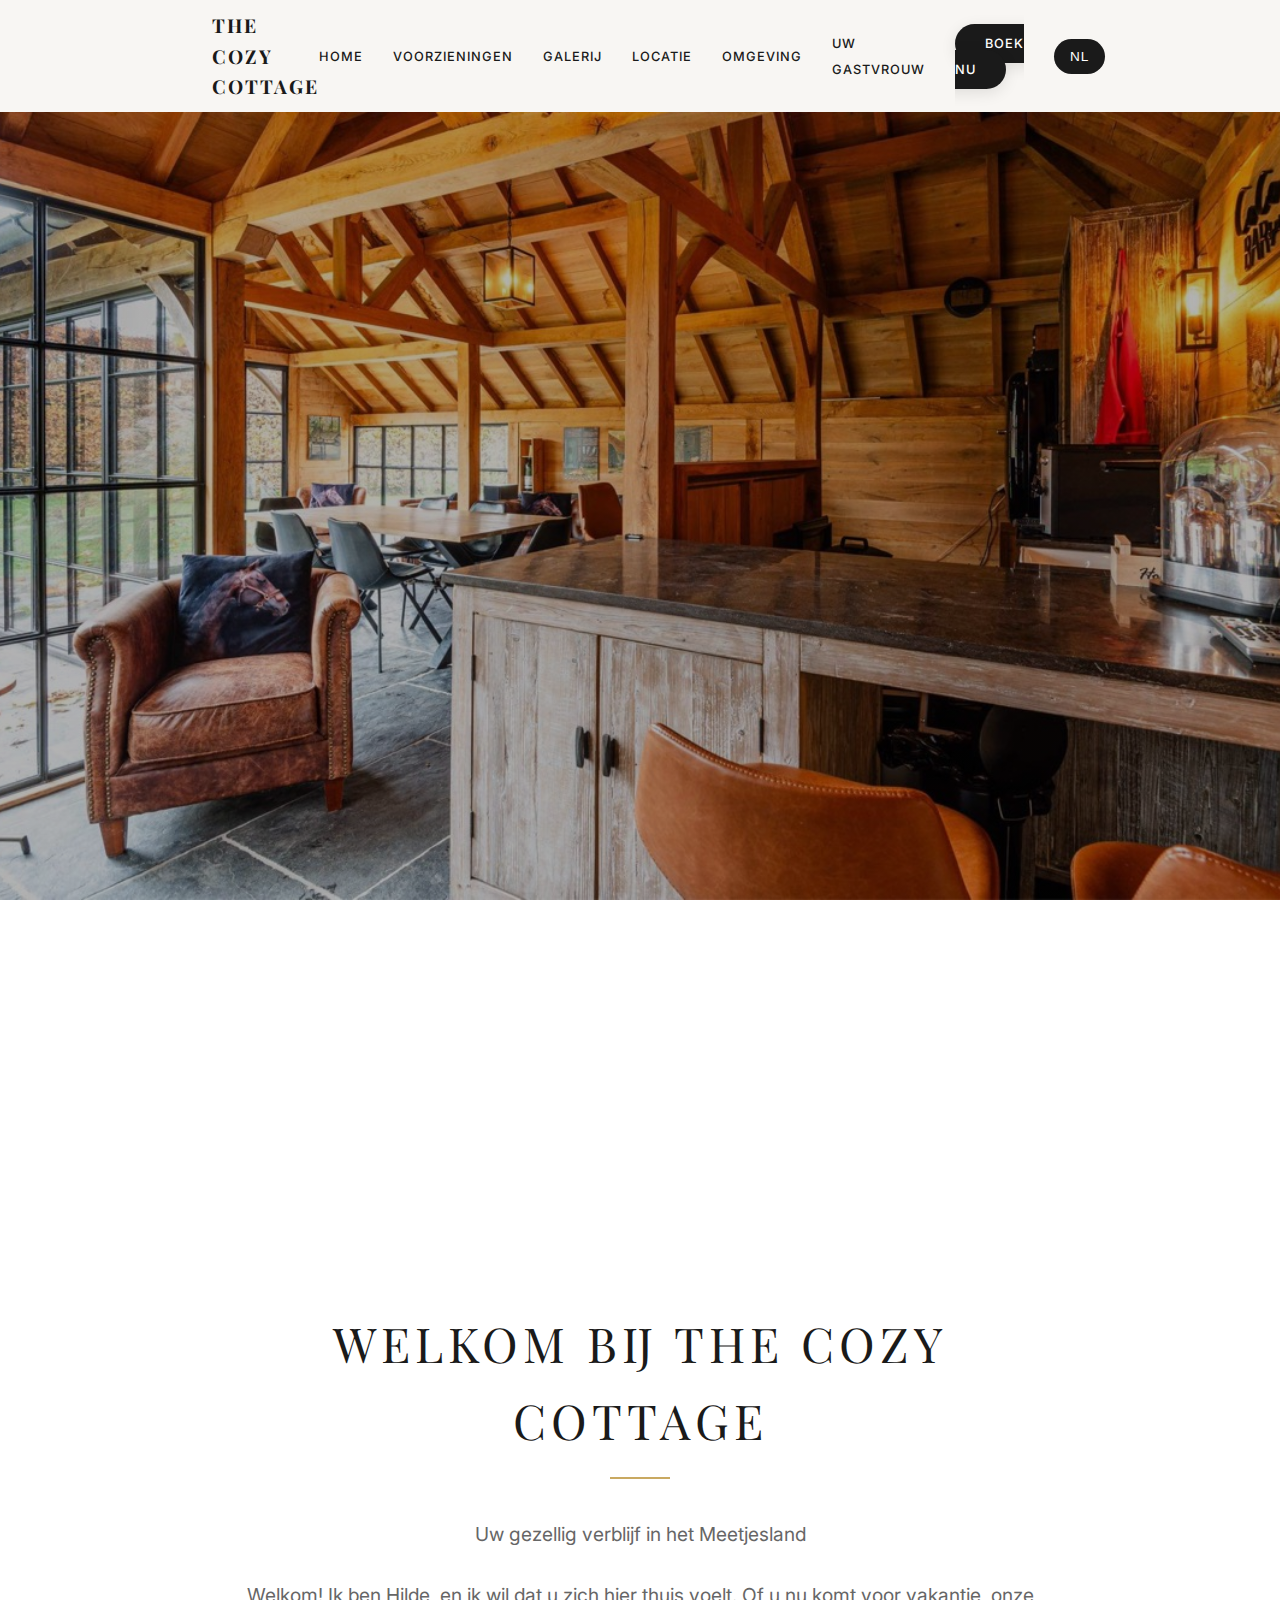
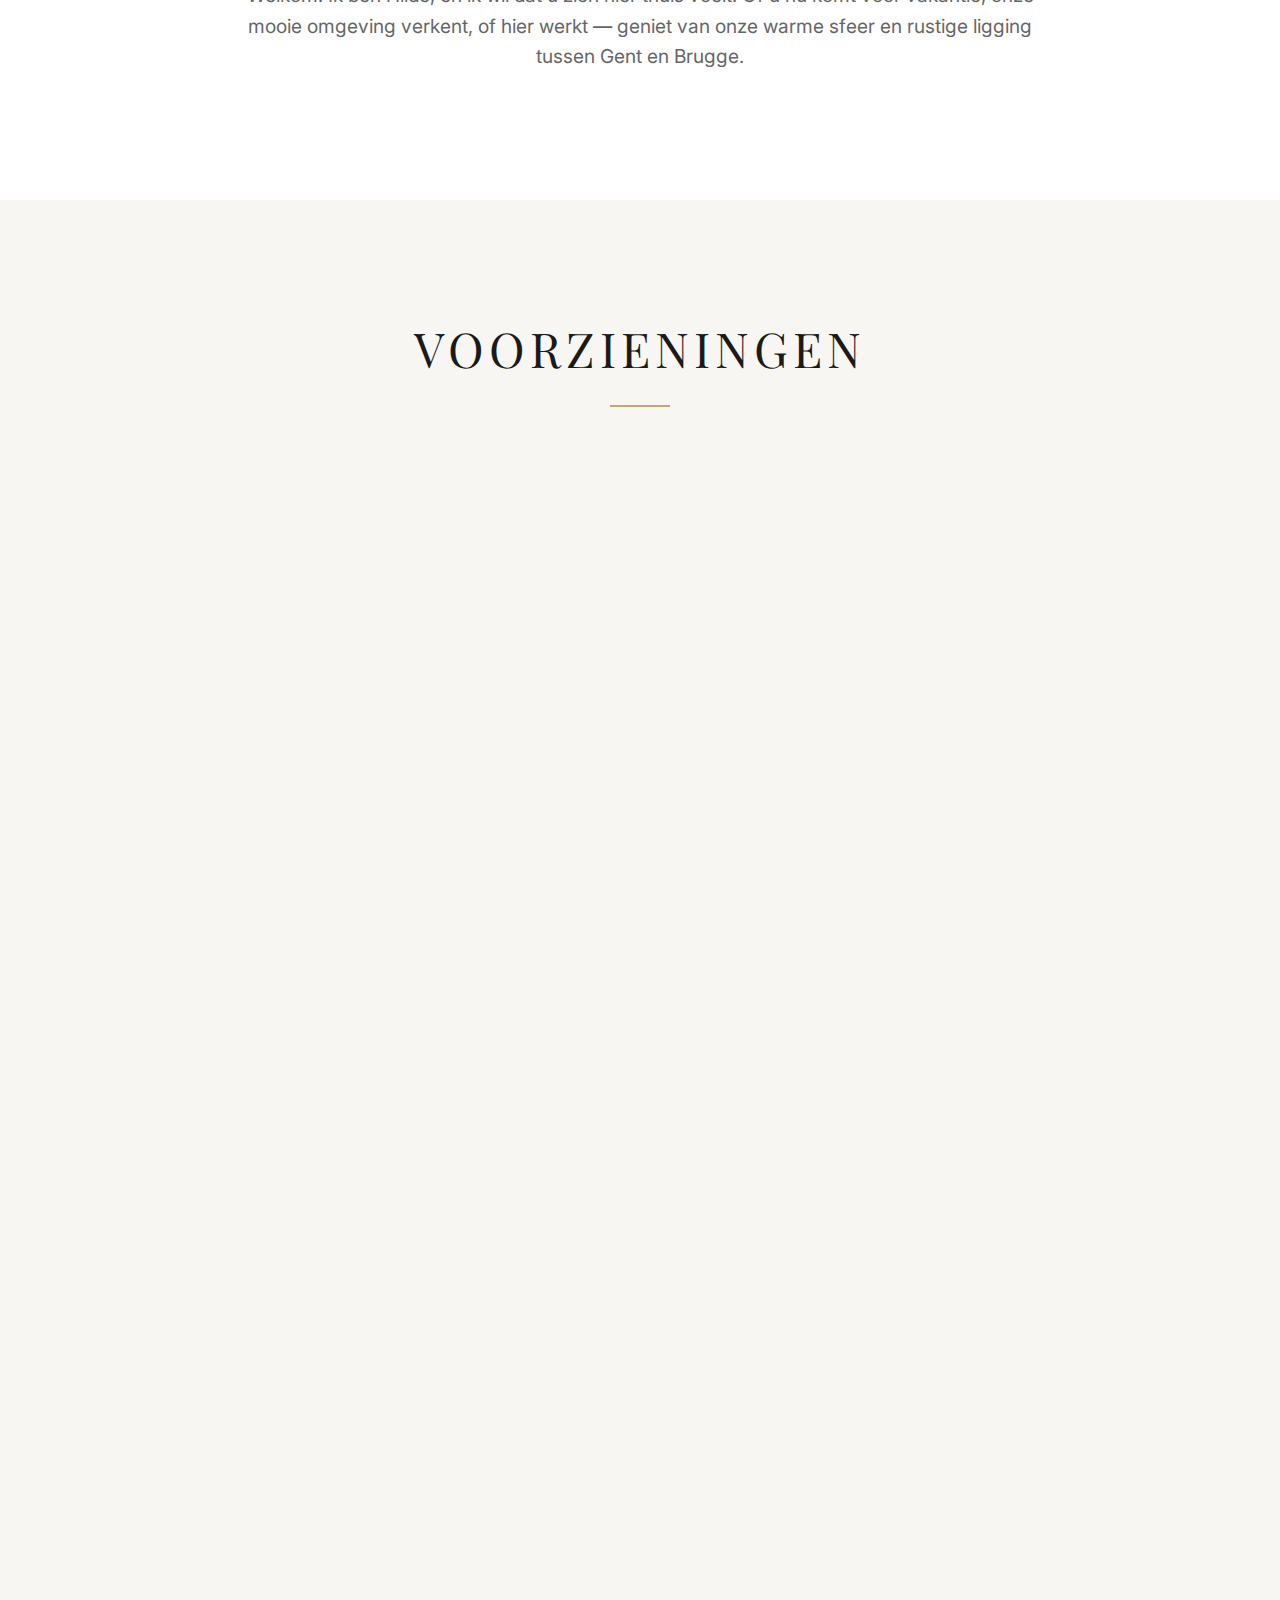
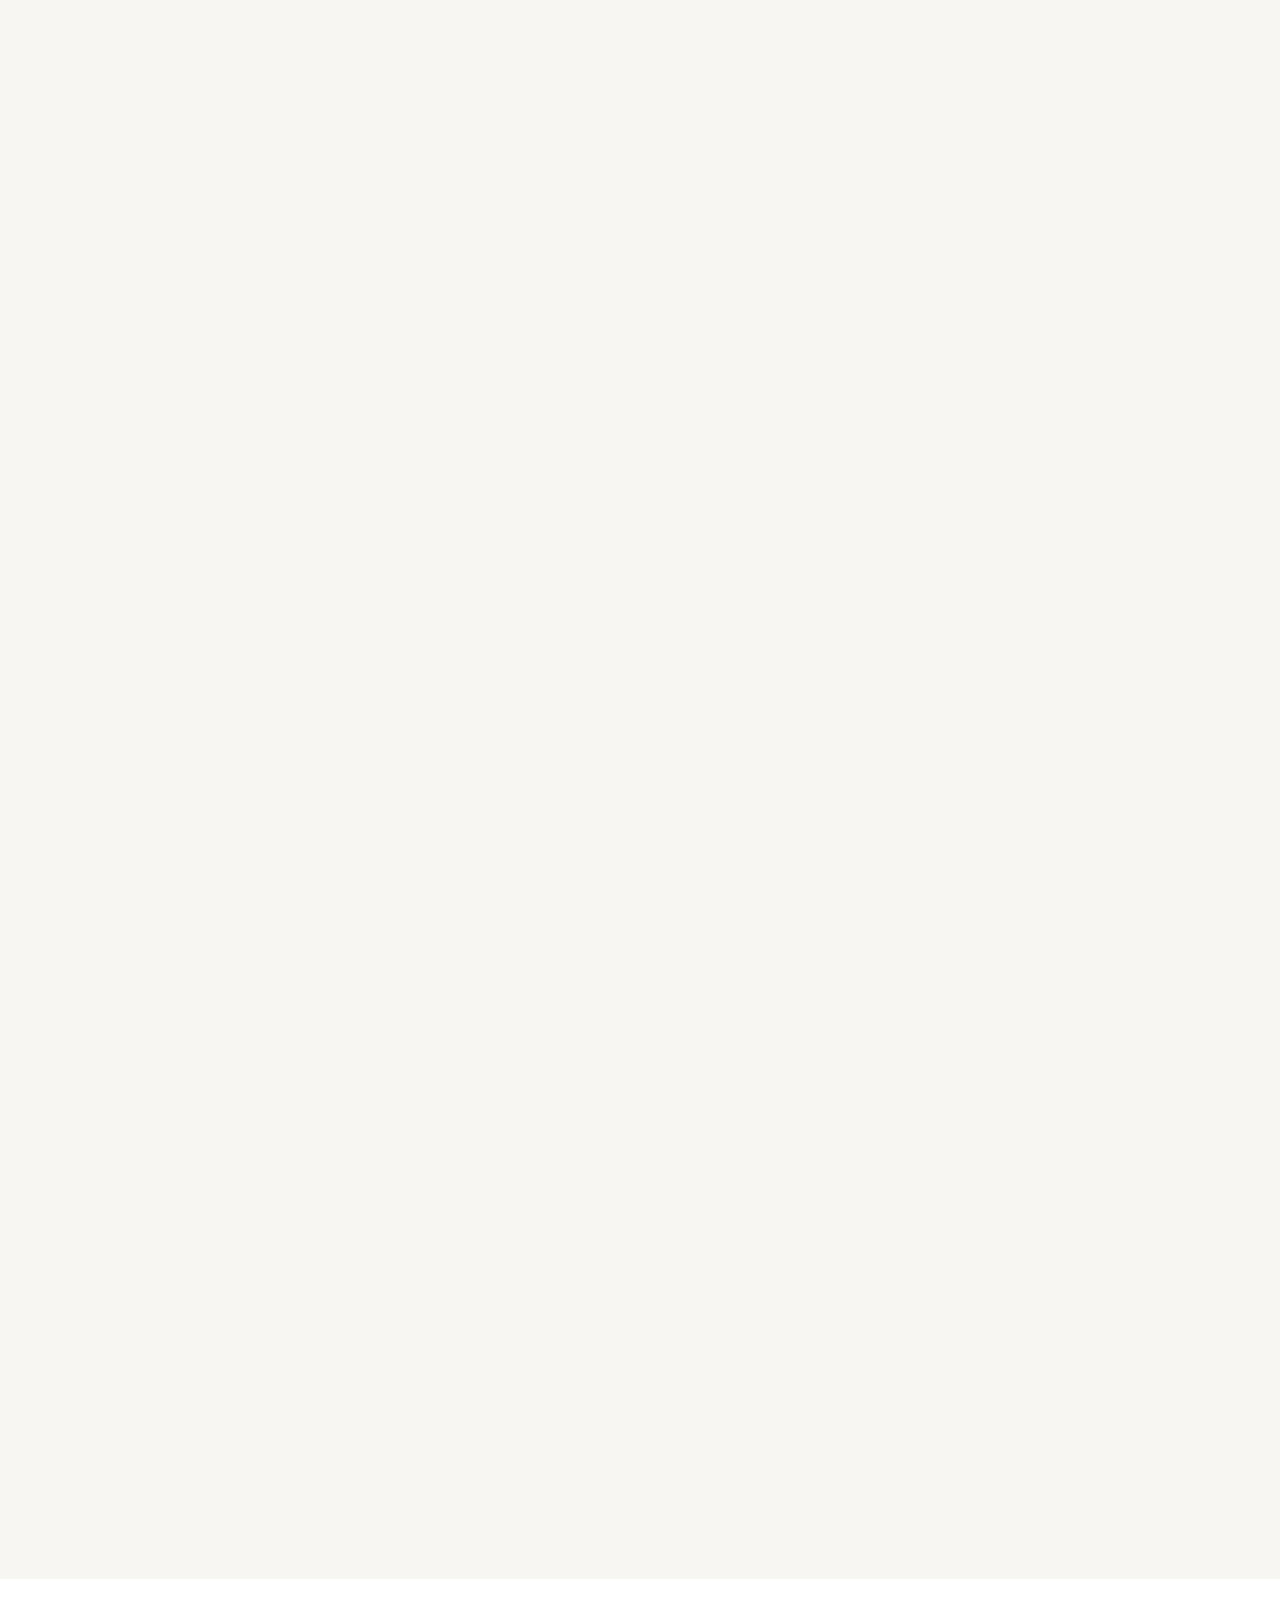
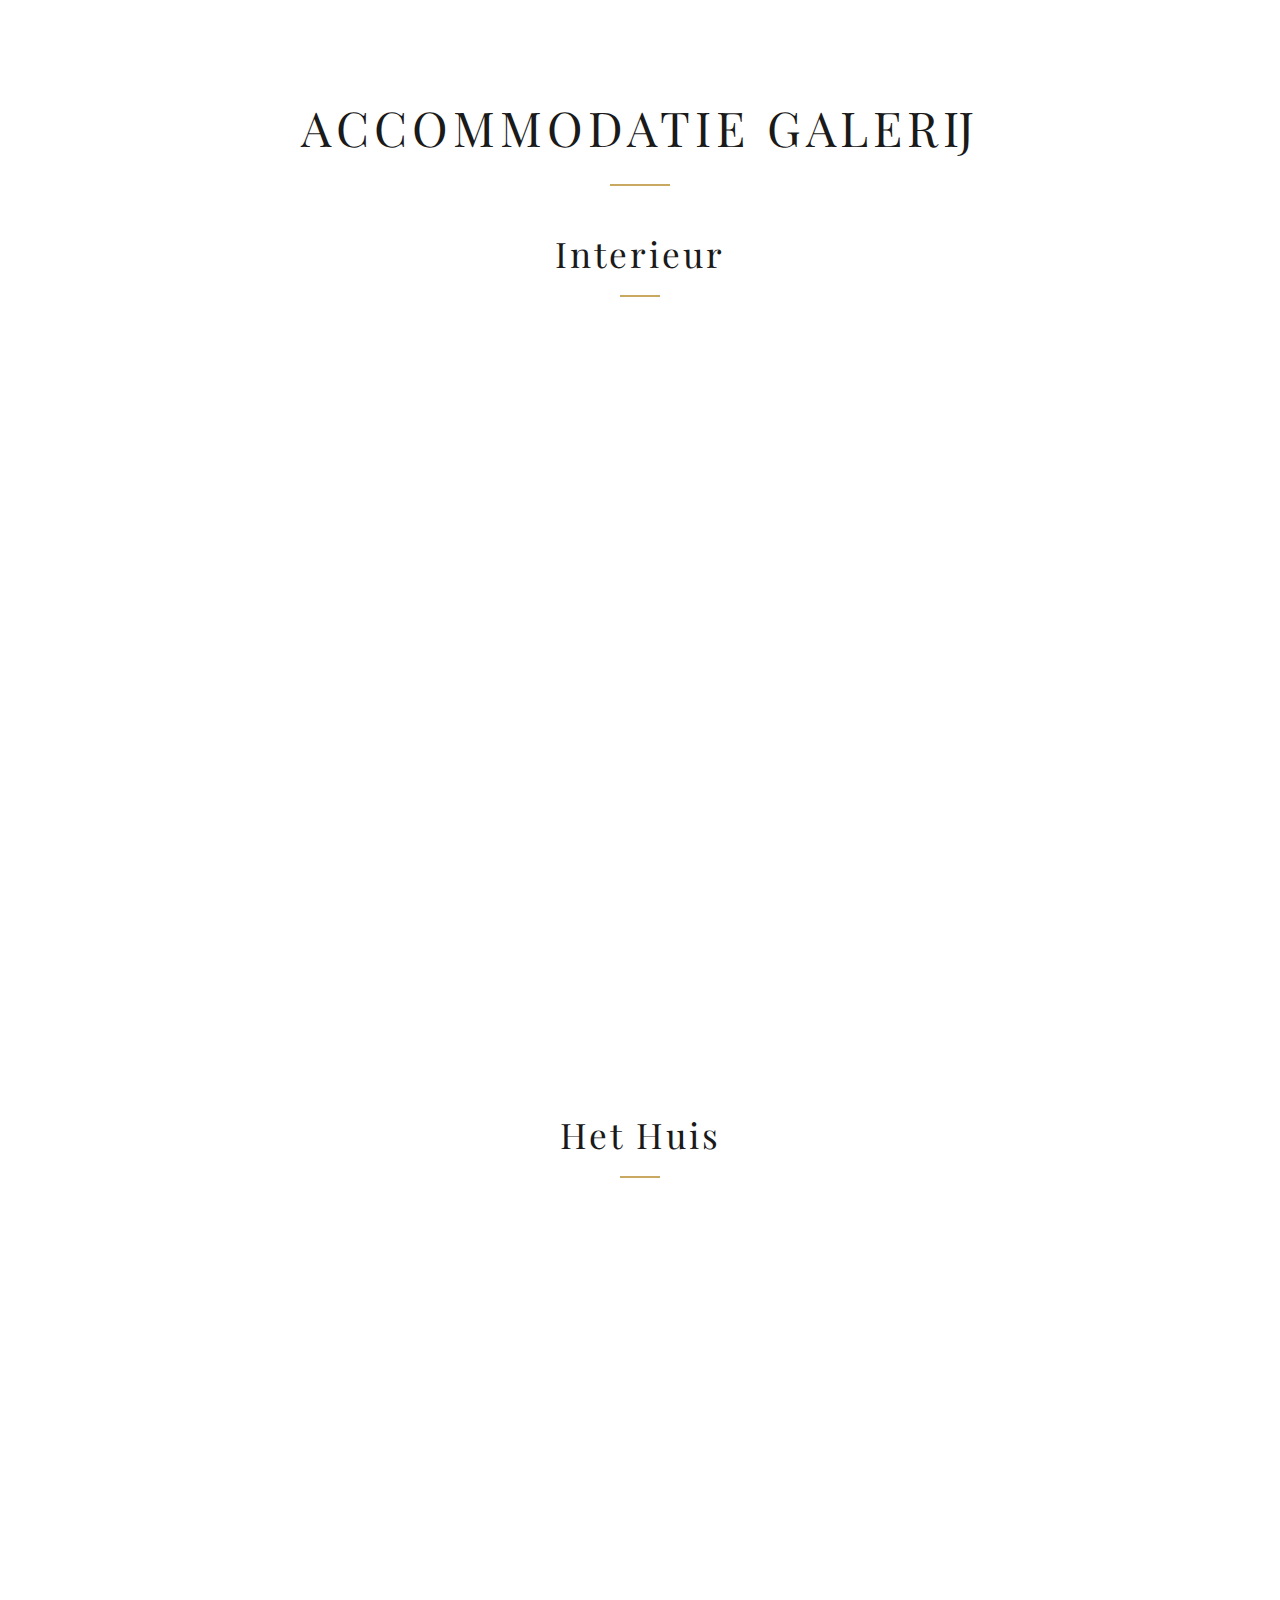
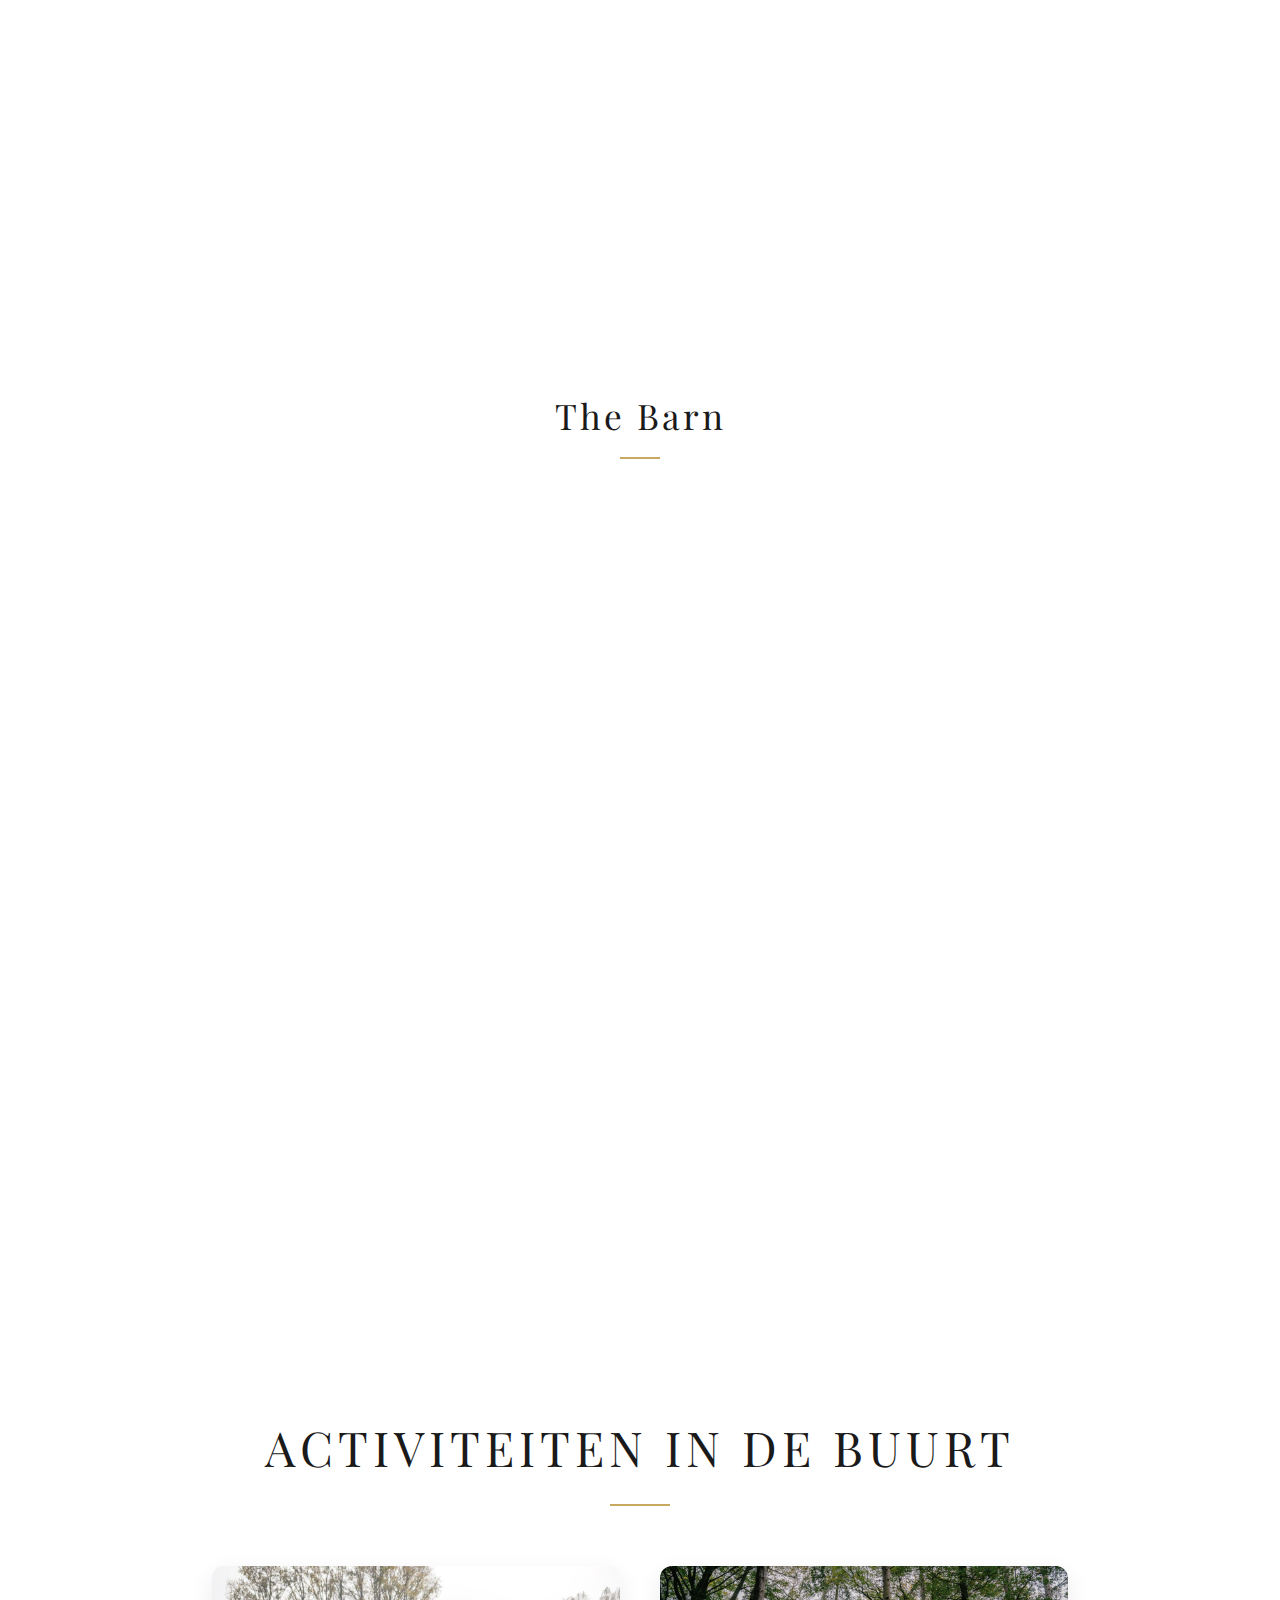
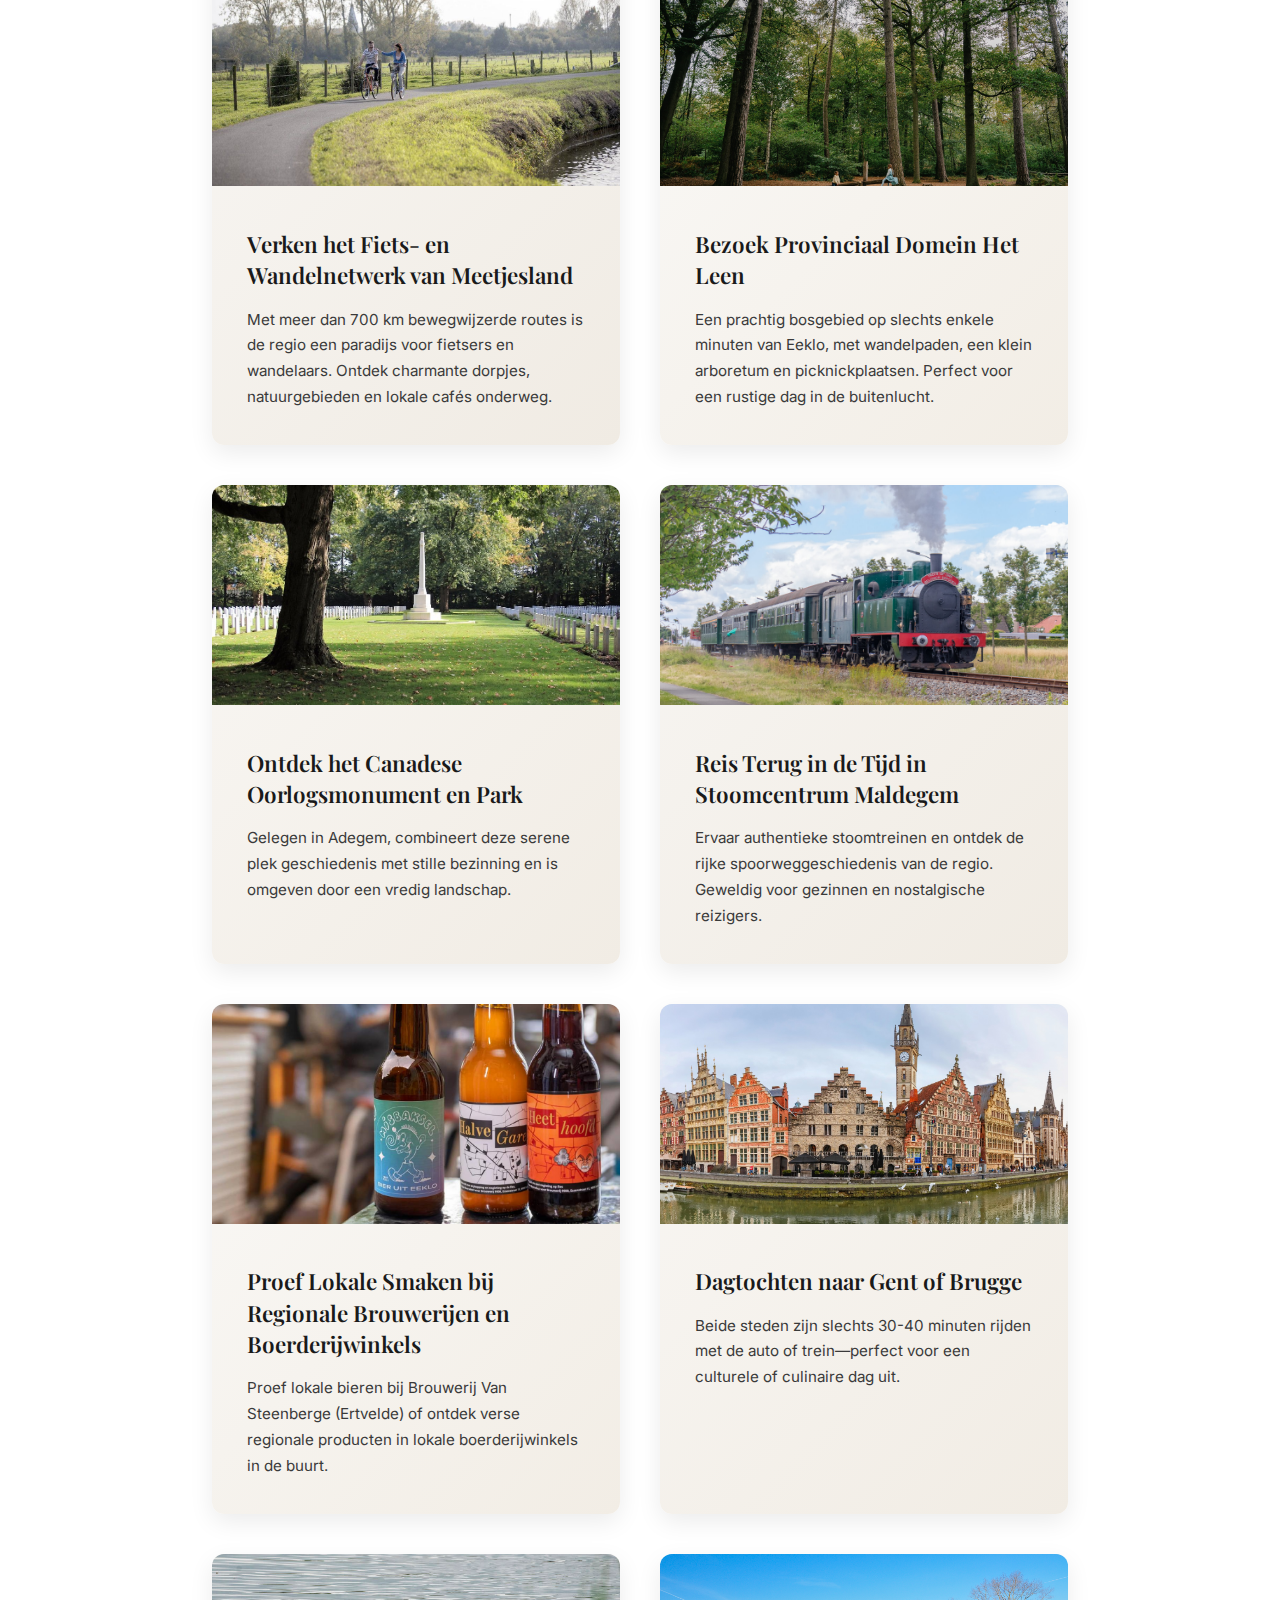
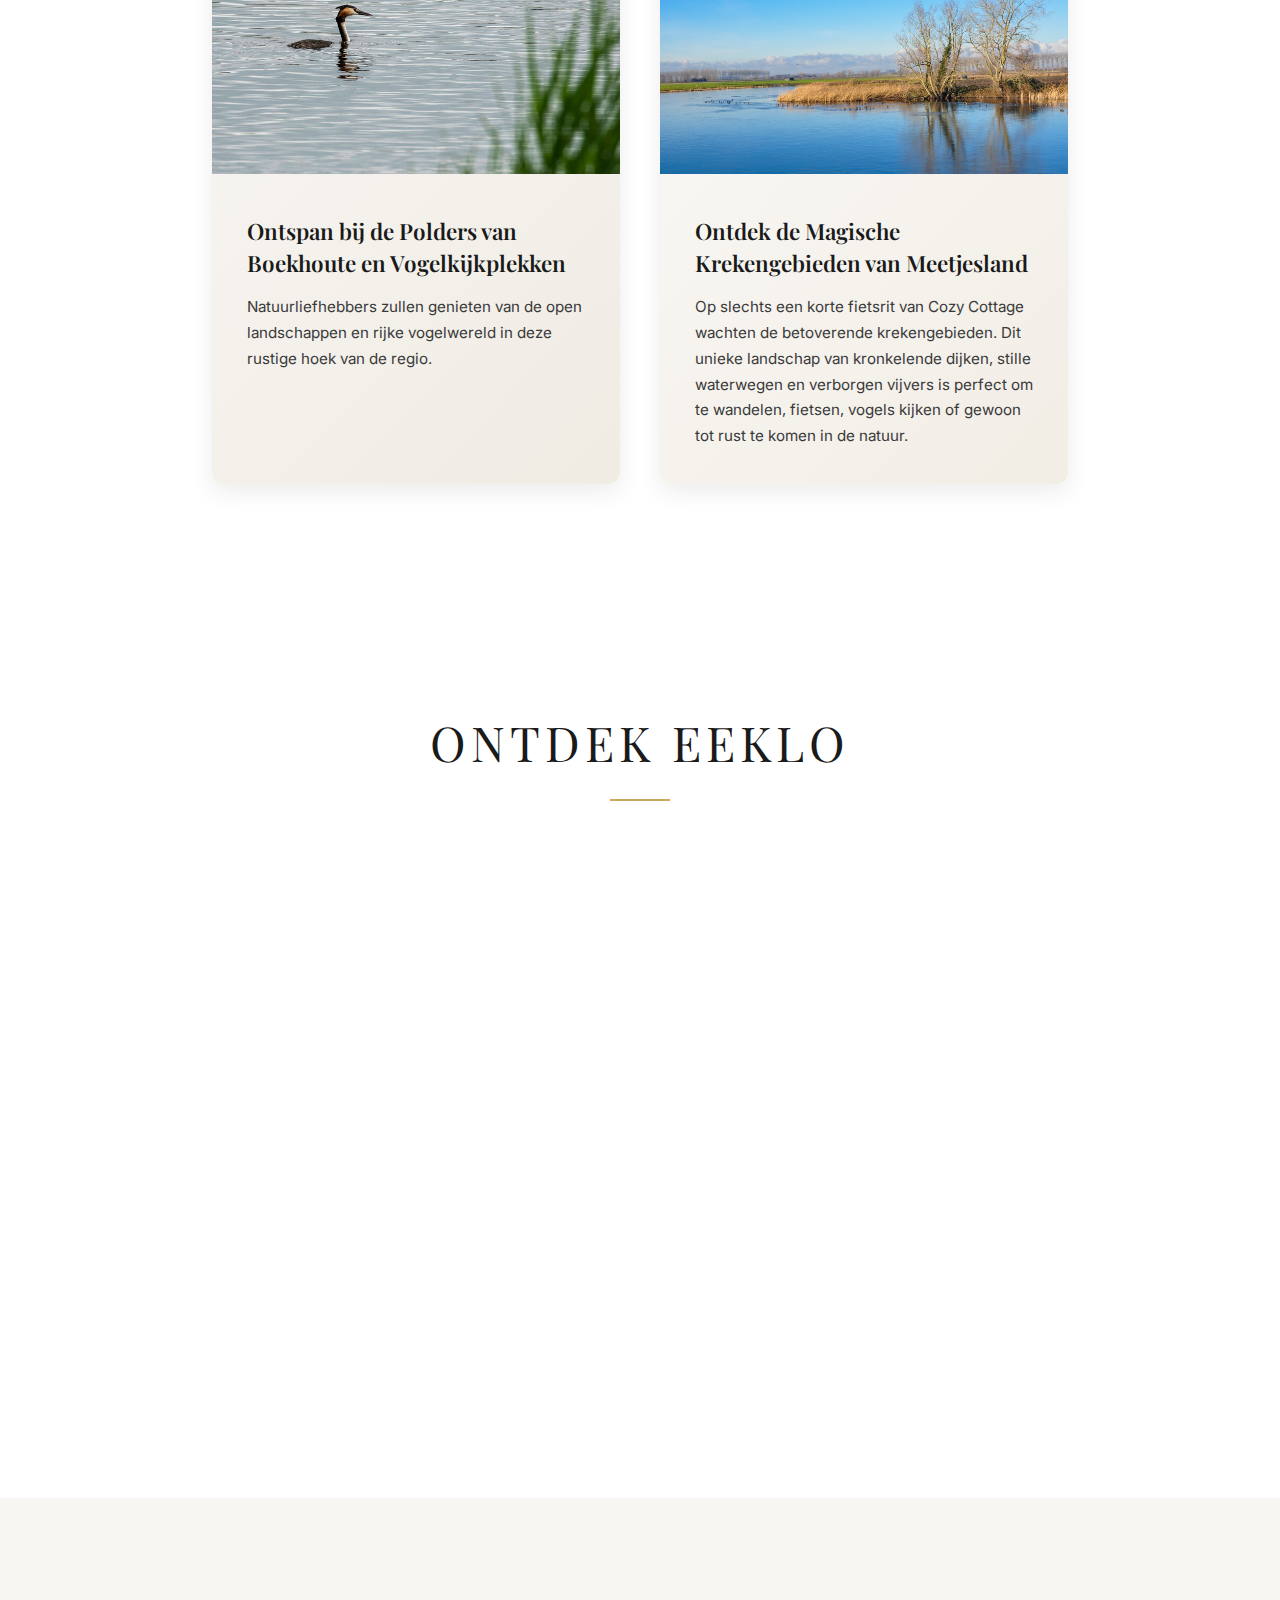
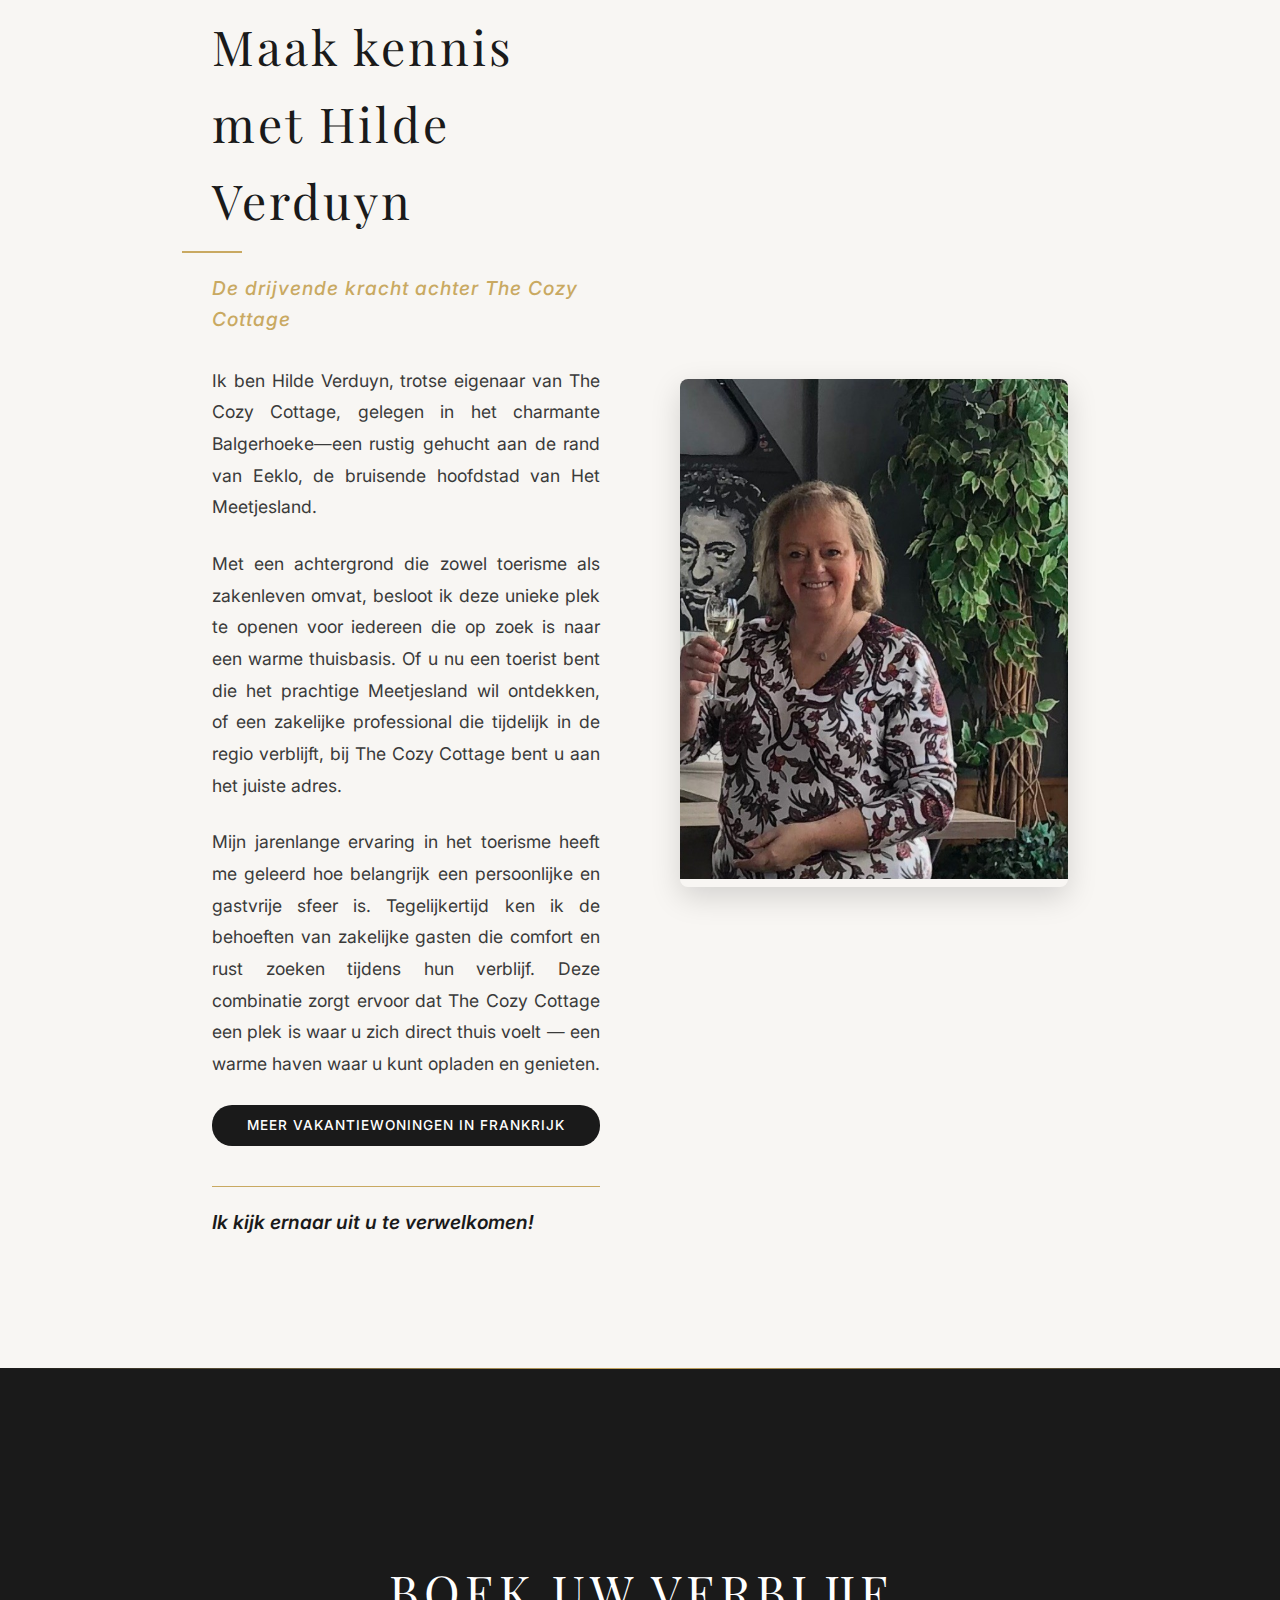
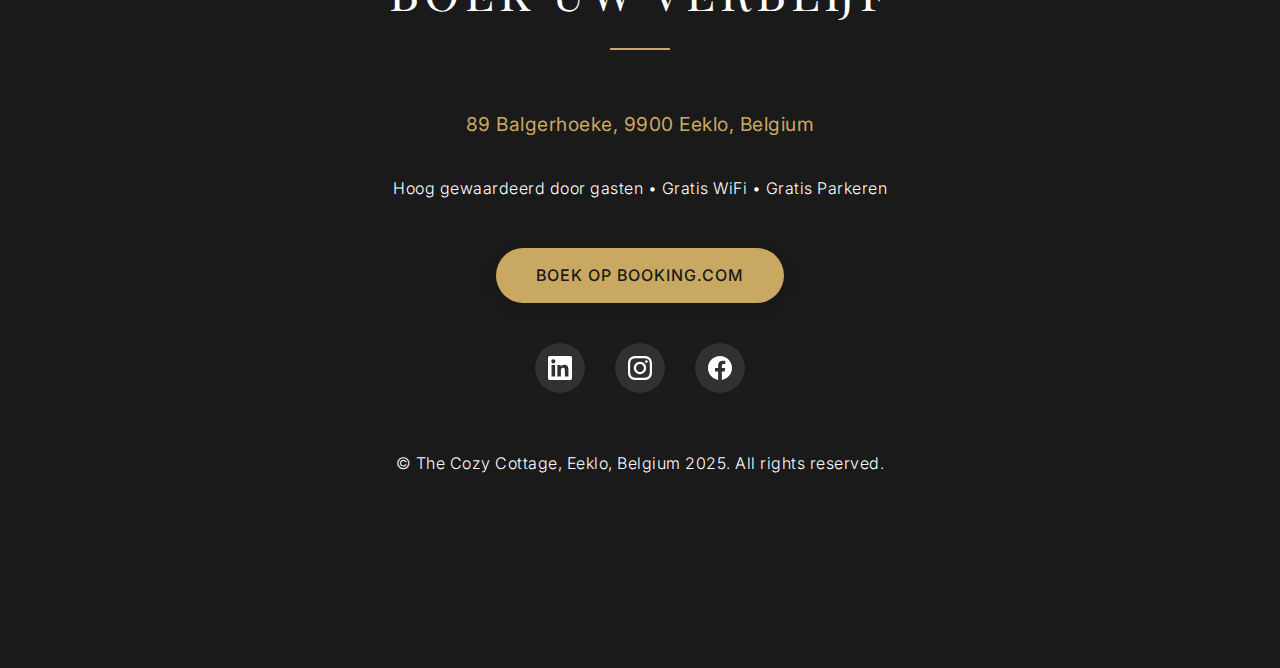
<file: index.html>
<!DOCTYPE html>
<html lang="en">
<head>

    <meta charset="UTF-8">
    <meta name="viewport" content="width=device-width, initial-scale=1.0">
    <title>The Cozy Cottage - Luxury Retreat in Eeklo, Belgium</title>
    <link rel="preconnect" href="https://fonts.googleapis.com">
    <link rel="preconnect" href="https://fonts.gstatic.com" crossorigin>
    <link href="https://fonts.googleapis.com/css2?family=Playfair+Display:wght@400;700&family=Inter:wght@300;400;500;600&display=swap" rel="stylesheet">
    <link rel="stylesheet" href="styles.css">
</head>
<body>
    <header>
        <nav class="container">
            <div class="logo">THE COZY COTTAGE</div>
            <ul>
                <li><a href="#home" data-en="HOME" data-nl="HOME">HOME</a></li>
                <!-- <li><a href="#about" data-en="ABOUT" data-nl="OVER">ABOUT</a></li> --!>
                <li><a href="#amenities" data-en="AMENITIES" data-nl="VOORZIENINGEN">AMENITIES</a></li>
                <li><a href="#gallery" data-en="GALLERY" data-nl="GALERIJ">GALLERY</a></li>
                <li><a href="#location" data-en="LOCATION" data-nl="LOCATIE">LOCATION</a></li>
                <li><a href="#buurt" data-en="SURROUNDINGS" data-nl="OMGEVING">OMGEVING</a></li>
                <li><a href="#host" data-en="YOUR HOST" data-nl="UW GASTVROUW">YOUR HOST</a></li>
                <li><a href="https://www.booking.com/hotel/be/the-cozy-cottage.html?aid=390156&label=duc511jc-1FCAsoFUIQdGhlLWNvenktY290dGFnZUgzWANo3QGIAQGYATG4ARnIAQzYAQHoAQH4AQKIAgGoAgO4ApGPxMIGwAIB0gIkYTBjNWZkN2YtNmUxNy00MTdhLWEyYWQtZWVhYzExMzk5ZDFm2AIF4AIB&sid=dc71c6d08d92b6cc9c83994f68b480a9&age=0&checkin=2025-06-21&checkout=2025-06-22&dest_id=-1957424&dest_type=city&dist=0&group_adults=2&group_children=0&hapos=1&hpos=1&no_rooms=1&req_adults=2&req_children=0&room1=A%2CA&sb_price_type=total&soh=1&sr_order=popularity&srepoch=1750140830&srpvid=5cb72bc9ca4e018a&type=total&ucfs=1&activeTab=main" class="reserve-btn" target="_blank" data-en="BOOK NOW" data-nl="BOEK NU">BOOK NOW</a></li>
                <li><button class="lang-toggle">EN</button></li>
            </ul>
        </nav>
    </header>

    <section id="home" class="hero">
        <div class="container">
            <div class="hero-content">
                <h1>THE COZY COTTAGE</h1>
<p class="subtitle" data-en="Peaceful Retreat in Eeklo, Belgium" data-nl="Vredig Toevluchtsoord in Eeklo, België">Vredig Toevluchtsoord in Eeklo, België</p>
            


</div>
        </div>
    </section>








<section id="about" class="about">
    <div class="container">
        <div class="about-header">
<h2 data-en="WELCOME TO THE COZY COTTAGE" data-nl="WELKOM BIJ THE COZY COTTAGE">WELKOM BIJ THE COZY COTTAGE</h2>
<p class="welcome-text" data-en="Your cozy stay in the Meetjesland region<br><br>Welcome! I'm Hilde, and I'm passionate about making you feel at home. Whether you're here for vacation, exploring our beautiful surroundings, or working remotely — enjoy our warm atmosphere and peaceful setting between Ghent and Bruges." data-nl="Uw gezellig verblijf in het Meetjesland<br><br>Welkom! Ik ben Hilde, en ik wil dat u zich hier thuis voelt. Of u nu komt voor vakantie, onze mooie omgeving verkent, of hier werkt — geniet van onze warme sfeer en rustige ligging tussen Gent en Brugge.">
    Uw gezellig verblijf in het Meetjesland<br><br>
    
    Welkom! Ik ben Hilde, en ik wil dat u zich hier thuis voelt. Of u nu komt voor vakantie, onze mooie omgeving verkent, of hier werkt — geniet van onze warme sfeer en rustige ligging tussen Gent en Brugge.
</p>           


        </div>
    </div>
</section>











<section class="features">
    <div class="container" id="amenities">
        <h2 data-en="AMENITIES" data-nl="VOORZIENINGEN">AMENITIES</h2>
        <div class="features-grid">
            <div class="feature-card">
                <img src="7.jpg" alt="Comfortable Accommodations" class="feature-image">
                <div class="feature-content">
                    <h3 data-en="Accommodations" data-nl="Accommodatie">Accommodations</h3>
                    <p data-en="The Cozy Cottage in Eeklo offers a sun terrace, garden, bar, and free WiFi. A restaurant is located next door. Private check-in and check-out services are available." data-nl="The Cozy Cottage in Eeklo biedt een zonneterras, tuin, bar en gratis WiFi. Een restaurant bevindt zich naast de deur. Privé check-in en check-out diensten zijn beschikbaar.">The Cozy Cottage in Eeklo offers a sun terrace, garden, bar, and free WiFi. A restaurant is located next door. Private check-in and check-out services are available.</p>
                    <ul class="amenity-list">
                        <li data-en="Suitable for 2 people" data-nl="Geschikt voor 2 personen">Suitable for 2 people</li>
                        <li data-en="Stylishly furnished" data-nl="Stijlvol ingericht">Stylishly furnished</li>
                        <li data-en="Terrace and well-maintained garden" data-nl="Terras en verzorgde tuin">Terrace and well-maintained garden</li>
                        <li data-en="Free parking facilities" data-nl="Gratis parkeerfaciliteiten">Free parking facilities</li>
                        <li data-en="Fast WiFi" data-nl="Snel WiFi">Fast WiFi</li>
                        <li data-en="Shared fully equipped kitchen" data-nl="gedeelde volledig uitgeruste keuken">Shared fully equipped kitchen</li>
                        <li data-en="Comfortable boxspring queen size bed" data-nl="Comfortabel boxspring queen size bed">Comfortable boxspring queen size bed</li>
                        <li data-en="Restaurant nearby" data-nl="Restaurant in de buurt">Restaurant nearby</li>
                    </ul>
                </div>
            </div>
            <div class="feature-card">
                <img src="coworking_3.jpg" alt="Co-working Space" class="feature-image">
                <div class="feature-content">
                    <h3 data-en="Co-working Space" data-nl="Co-working Ruimte">Co-working Space</h3>
                    <p data-en="There is a beautiful co-working space available with free WiFi in the garden. A bar is also included." data-nl="Er is een prachtige co-working ruimte beschikbaar met gratis WiFi in de tuin. Een bar is ook inbegrepen.">There is a beautiful co-working space available with free WiFi in the garden. A bar is also included.</p>
                    <ul class="amenity-list">
                        <li data-en="Garden co-working area" data-nl="Tuin co-working ruimte">Garden co-working area</li>
                        <li data-en="Free high-speed WiFi" data-nl="Gratis supersnel WiFi">Free high-speed WiFi</li>
                        <li data-en="Bar facilities" data-nl="Bar faciliteiten">Bar facilities</li>
                        <li data-en="Peaceful work environment" data-nl="Rustige werkomgeving">Peaceful work environment</li>
                    </ul>
                </div>
            </div>
            <div class="feature-card">
                <img src="17.jpg" alt="Free Parking" class="feature-image">
                <div class="feature-content">
                    <h3 data-en="Parking & Transport" data-nl="Parkeren & Vervoer">Parking & Transport</h3>
                    <p data-en="Free on-site parking is available with additional charging facilities." data-nl="Gratis parkeren op het terrein is beschikbaar met extra oplaadfaciliteiten.">Free on-site parking is available with additional charging facilities.</p>
                    <ul class="amenity-list">
                        <li data-en="Ample parking facilities" data-nl="Ruime parkeerfaciliteiten">Ample parking facilities</li>
                        <li data-en="Next door electric car charging station" data-nl="Naast de deur elektrische auto laadstation">Electric car charging station next door</li>
                        <li data-en="Next door electric bike charging" data-nl="Naast de deur ektrische fiets opladen">Electric bike charging next door</li>
                        <li data-en="Bus stop at the house" data-nl="Bushalte aan het huis">Bus stop at the house</li>
                    </ul>
                </div>
            </div>
            <div class="feature-card">
                <img src="1.jpg" alt="Location & Attractions" class="feature-image">
                <div class="feature-content">
                    <h3 data-en="Location & Attractions" data-nl="Locatie & Attracties">Location & Attractions</h3>
                    <p data-en="Located 55 km from Ostend-Bruges International Airport, the property is near Damme Golf (14 km) and the Basilica of the Holy Blood (21 km)." data-nl="Gelegen op 55 km van de internationale luchthaven Oostende-Brugge, ligt de accommodatie in de buurt van Damme Golf (14 km) en de Basiliek van het Heilig Bloed (21 km).">Located 55 km from Ostend-Bruges International Airport, the property is near Damme Golf (14 km) and the Basilica of the Holy Blood (21 km).</p>
                    <ul class="amenity-list">
                        <li data-en="Rural setting with expressway access" data-nl="Landelijke ligging met snelwegverbinding">Rural setting with expressway access</li>
                        <li data-en="Direct connection to Knokke-Antwerp expressway" data-nl="Directe verbinding met snelweg Knokke-Antwerpen">Direct connection to Knokke-Antwerp expressway</li>
                        <li data-en="Between Bruges and Ghent" data-nl="Tussen Brugge en Gent">Between Bruges and Ghent</li>
                        <li data-en="Close to the coast (Knokke, Zeeland)" data-nl="Dicht bij de kust (Knokke, Zeeland)">Close to the coast (Knokke, Zeeland)</li>
                        <li data-en="Near Eeklo industrial park" data-nl="Nabij industriepark Eeklo">Near Eeklo industrial park</li>
                        <li data-en="Ideal public transport connections" data-nl="Ideale openbaar vervoer verbindingen">Ideal public transport connections</li>
                        <li data-en="Restaurant across the street" data-nl="Restaurant aan de overkant">Restaurant across the street</li>
                    </ul>
                </div>
            </div>





<div class="feature-card">
    <img src="coworking_2.jpg" alt="Workshop Space" class="feature-image">
    <div class="feature-content">
        <h3 data-en="Workshops & Events" data-nl="Workshops & Evenementen">Workshops & Events</h3>
        <p data-en="The Cozy Cottage is perfectly suited for workshops, demo evenings and brainstorming sessions in an intimate setting." data-nl="De Cozy Cottage leent zich perfect voor workshops, demo-avonden en brainstormsessies in een intieme setting.">The Cozy Cottage is perfectly suited for workshops, demo evenings and brainstorming sessions in an intimate setting.</p>
        <ul class="amenity-list">
            <li data-en="Intimate and cozy atmosphere" data-nl="Intieme en gezellige sfeer">Intimate and cozy atmosphere</li>
            <li data-en="Complete privacy" data-nl="Volledige privacy">Complete privacy</li>
            <li data-en="Varied spaces available" data-nl="Gevarieerde ruimtes">Varied spaces available</li>
            <li data-en="Inspiring environment" data-nl="Inspirerende omgeving">Inspiring environment</li>
            <li data-en="Flexible arrangements" data-nl="Flexibele opstellingen">Flexible arrangements</li>
        </ul>
    </div>
</div>

<div class="feature-card">
    <img src="20.jpg" alt="Coaching Space" class="feature-image">
    <div class="feature-content">
        <h3 data-en="1-on-1 Coaching Space" data-nl="1-op-1 Coachingruimte">1-on-1 Coaching Space</h3>
        <p data-en="The homely and cozy environment of The Cozy Cottage offers unique advantages for organizing personal coaching sessions." data-nl="Het organiseren van 1-op-1 coachinggesprekken in de huiselijke en gezellige omgeving van The Cozy Cottage biedt unieke voordelen.">The homely and cozy environment of The Cozy Cottage offers unique advantages for organizing personal coaching sessions.</p>
        <ul class="amenity-list">
            <li data-en="Privacy and comfort" data-nl="Privacy en comfort">Privacy and comfort</li>
            <li data-en="Natural surroundings" data-nl="Natuurlijke omgeving">Natural surroundings</li>
            <li data-en="Away from distractions" data-nl="Weg van afleidingen">Away from distractions</li>
            <li data-en="Inspiring environment" data-nl="Inspirerende omgeving">Inspiring environment</li>
            <li data-en="Personal attention" data-nl="Persoonlijke aandacht">Personal attention</li>
        </ul>
    </div>
</div>



        </div>
    </div>
</section>

<section id="gallery" class="gallery">
    <div class="container">
        <h2 data-en="PROPERTY GALLERY" data-nl="ACCOMMODATIE GALERIJ">ACCOMMODATIE GALERIJ</h2>









        <!-- Interior Section -->
        <div class="gallery-section">
            <h3 class="gallery-section-title" data-en="Interior" data-nl="Interieur">Interieur</h3>
            <div class="gallery-grid">
                <div class="gallery-item">
                    <img src="21.jpg" alt="Interior" loading="lazy">
                    <div class="gallery-overlay">
                        <span class="gallery-icon">+</span>
                    </div>
                </div>
                <div class="gallery-item">
                    <img src="16.jpg" alt="Bedroom" loading="lazy">
                    <div class="gallery-overlay">
                        <span class="gallery-icon">+</span>
                    </div>
                </div>
                <div class="gallery-item">
                    <img src="15.jpg" alt="Living Space" loading="lazy">
                    <div class="gallery-overlay">
                        <span class="gallery-icon">+</span>
                    </div>
                </div>
                <div class="gallery-item">
                    <img src="14.jpg" alt="Dining Area" loading="lazy">
                    <div class="gallery-overlay">
                        <span class="gallery-icon">+</span>
                    </div>
                </div>
                <div class="gallery-item">
                    <img src="10.jpg" alt="Kitchen" loading="lazy">
                    <div class="gallery-overlay">
                        <span class="gallery-icon">+</span>
                    </div>
                </div>
                <div class="gallery-item">
                    <img src="9.jpg" alt="Bathroom" loading="lazy">
                    <div class="gallery-overlay">
                        <span class="gallery-icon">+</span>
                    </div>
                </div>
                <div class="gallery-item">
                    <img src="32.jpg" alt="Terrace" loading="lazy">
                    <div class="gallery-overlay">
                        <span class="gallery-icon">+</span>
                    </div>
                </div>
                <div class="gallery-item">
                    <img src="5.jpg" alt="Bedroom" loading="lazy">
                    <div class="gallery-overlay">
                        <span class="gallery-icon">+</span>
                    </div>
                </div>
                <div class="gallery-item">
                    <img src="6.jpg" alt="Relaxation Area" loading="lazy">
                    <div class="gallery-overlay">
                        <span class="gallery-icon">+</span>
                    </div>
                </div>
            </div>
        </div>





        
        <!-- The House Section -->
        <div class="gallery-section">
            <h3 class="gallery-section-title" data-en="The House" data-nl="Het Huis">Het Huis</h3>
            <div class="gallery-grid">
                <div class="gallery-item">
                    <img src="1.jpg" alt="Property View" loading="lazy">
                    <div class="gallery-overlay">
                        <span class="gallery-icon">+</span>
                    </div>
                </div>
                <div class="gallery-item">
                    <img src="11.jpg" alt="Garden View" loading="lazy">
                    <div class="gallery-overlay">
                        <span class="gallery-icon">+</span>
                    </div>
                </div>
                <div class="gallery-item">
                    <img src="12.jpg" alt="Outdoor Area" loading="lazy">
                    <div class="gallery-overlay">
                        <span class="gallery-icon">+</span>
                    </div>
                </div>
                <div class="gallery-item">
                    <img src="17.jpg" alt="Terrace" loading="lazy">
                    <div class="gallery-overlay">
                        <span class="gallery-icon">+</span>
                    </div>
                </div>
                <div class="gallery-item">
                    <img src="18.jpg" alt="Bar" loading="lazy">
                    <div class="gallery-overlay">
                        <span class="gallery-icon">+</span>
                    </div>
                </div>

    <div class="gallery-item">
                    <img src="20.jpg" alt="Bar" loading="lazy">
                    <div class="gallery-overlay">
                        <span class="gallery-icon">+</span>
                    </div>
                </div>

            </div>
        </div>

        <!-- The Barn Section -->
        <div class="gallery-section">
            <h3 class="gallery-section-title" data-en="The Barn" data-nl="The Barn">"The Barn"</h3>


            <div class="gallery-grid">
                <div class="gallery-item">
                    <img src="coworking_1.jpg" alt="Co-working Space" loading="lazy">
                    <div class="gallery-overlay">
                        <span class="gallery-icon">+</span>
                    </div>
                </div>
                <div class="gallery-item">
                    <img src="13.jpg" alt="Co-working Space" loading="lazy">
                    <div class="gallery-overlay">
                        <span class="gallery-icon">+</span>
                    </div>
                </div>


                <div class="gallery-item">
                    <img src="coworking_2.jpg" alt="Work Area" loading="lazy">
                    <div class="gallery-overlay">
                        <span class="gallery-icon">+</span>
                    </div>
                </div>
                <div class="gallery-item">
                    <img src="coworking_3.jpg" alt="Office Space" loading="lazy">
                    <div class="gallery-overlay">
                        <span class="gallery-icon">+</span>
                    </div>
                </div>


		<div class="gallery-item">
                    <img src="8.jpg" alt="Office Space" loading="lazy">
                    <div class="gallery-overlay">
                        <span class="gallery-icon">+</span>
                    </div>
                </div>






            </div>
        </div>
    </div>
</section> 











<!--
    <section id="gallery" class="gallery">
        <div class="container">
            <h2 data-en="PROPERTY GALLERY" data-nl="ACCOMMODATIE GALERIJ">PROPERTY GALLERY</h2>
            <div class="gallery-grid">
                <div class="gallery-item">
                    <img src="1.jpg" alt="Property View">
                </div>
                <div class="gallery-item">
                    <img src="2.jpg" alt="Interior">
                </div>
                <div class="gallery-item">
                    <img src="3.jpg" alt="Bedroom">
                </div>
                <div class="gallery-item">
                    <img src="4.jpg" alt="Living Space">
                </div>
                <div class="gallery-item">
                    <img src="5.jpg" alt="Dining Area">
                </div>
                <div class="gallery-item">
                    <img src="6.jpg" alt="Kitchen">
                </div>
                <div class="gallery-item">
                    <img src="7.jpg" alt="Bathroom">
                </div>
                <div class="gallery-item">
                    <img src="8.jpg" alt="Garden View">
                </div>
                <div class="gallery-item">
                    <img src="9.jpg" alt="Terrace">
                </div>
                <div class="gallery-item">
                    <img src="10.jpg" alt="Outdoor Area">
                </div>
                <div class="gallery-item">
                    <img src="11.jpg" alt="Bedroom">
                </div>
                <div class="gallery-item">
                    <img src="12.jpg" alt="Terrace">
                </div>
                <div class="gallery-item">
                    <img src="13.jpg" alt="Relaxation Area">
                </div>
                <div class="gallery-item">
                    <img src="14.jpg" alt="Wellness">
                </div>
                <div class="gallery-item">
                    <img src="16.jpg" alt="Lounge">
                </div>
                <div class="gallery-item">
                    <img src="17.jpg" alt="Bar">
                </div>
                <div class="gallery-item">
                    <img src="coworking_1.jpg" alt="Co-working Space">
                </div>
                <div class="gallery-item">
                    <img src="coworking_2.jpg" alt="Work Area">
                </div>
                <div class="gallery-item">
                    <img src="coworking_3.jpg" alt="Office Space">
                </div>
            </div>
        </div>
    </section>

--!> 
































<section id="buurt" class="attractions">
    <div class="container">
        <h2 data-en="SURROUNDING ACTIVITIES" data-nl="ACTIVITEITEN IN DE BUURT">ACTIVITEITEN IN DE BUURT</h2>
        <div class="attractions-grid">
            <div class="attraction-card">
                <img src="cycling.jpg" alt="Meetjesland Cycling Network" class="attraction-image">
                <div class="attraction-content">
                    <h3 data-en="Explore the Meetjesland Cycling and Walking Network" data-nl="Verken het Fiets- en Wandelnetwerk van Meetjesland">Verken het Fiets- en Wandelnetwerk van Meetjesland</h3>
                    <p data-en="With over 700 km of signposted routes, the region is a paradise for cyclists and hikers. Discover charming villages, nature reserves, and local cafés along the way." data-nl="Met meer dan 700 km bewegwijzerde routes is de regio een paradijs voor fietsers en wandelaars. Ontdek charmante dorpjes, natuurgebieden en lokale cafés onderweg.">Met meer dan 700 km bewegwijzerde routes is de regio een paradijs voor fietsers en wandelaars. Ontdek charmante dorpjes, natuurgebieden en lokale cafés onderweg.</p>
                </div>
            </div>

            <div class="attraction-card">
                <img src="leen.jpg" alt="Provincial Domain Het Leen" class="attraction-image">
                <div class="attraction-content">
                    <h3 data-en="Visit Provincial Domain Het Leen" data-nl="Bezoek Provinciaal Domein Het Leen">Bezoek Provinciaal Domein Het Leen</h3>
                    <p data-en="A beautiful forest area just minutes from Eeklo, with walking trails, a small arboretum, and picnic spots. Perfect for a peaceful day outdoors." data-nl="Een prachtig bosgebied op slechts enkele minuten van Eeklo, met wandelpaden, een klein arboretum en picknickplaatsen. Perfect voor een rustige dag in de buitenlucht.">Een prachtig bosgebied op slechts enkele minuten van Eeklo, met wandelpaden, een klein arboretum en picknickplaatsen. Perfect voor een rustige dag in de buitenlucht.</p>
                </div>
            </div>

            <div class="attraction-card">
                <img src="canadian_memorial.jpg" alt="Canadian War Memorial" class="attraction-image">
                <div class="attraction-content">
                    <h3 data-en="Discover the Canadian War Memorial and Park" data-nl="Ontdek het Canadese Oorlogsmonument en Park">Ontdek het Canadese Oorlogsmonument en Park</h3>
                    <p data-en="Located in Adegem, this serene site combines history with quiet reflection and is surrounded by a peaceful landscape." data-nl="Gelegen in Adegem, combineert deze serene plek geschiedenis met stille bezinning en is omgeven door een vredig landschap.">Gelegen in Adegem, combineert deze serene plek geschiedenis met stille bezinning en is omgeven door een vredig landschap.</p>
                </div>
            </div>

            <div class="attraction-card">
                <img src="steam_train.jpg" alt="Maldegem Steam Centre" class="attraction-image">
                <div class="attraction-content">
                    <h3 data-en="Step Back in Time in Maldegem Steam Centre" data-nl="Reis Terug in de Tijd in Stoomcentrum Maldegem">Reis Terug in de Tijd in Stoomcentrum Maldegem</h3>
                    <p data-en="Experience authentic steam trains and discover the rich railway history of the region. Great for families and nostalgic travelers." data-nl="Ervaar authentieke stoomtreinen en ontdek de rijke spoorweggeschiedenis van de regio. Geweldig voor gezinnen en nostalgische reizigers.">Ervaar authentieke stoomtreinen en ontdek de rijke spoorweggeschiedenis van de regio. Geweldig voor gezinnen en nostalgische reizigers.</p>
                </div>
            </div>

            <div class="attraction-card">
                <img src="brewery.jpg" alt="Local Breweries" class="attraction-image">
                <div class="attraction-content">
                    <h3 data-en="Taste Local Flavours at Regional Breweries and Farm Shops" data-nl="Proef Lokale Smaken bij Regionale Brouwerijen en Boerderijwinkels">Proef Lokale Smaken bij Regionale Brouwerijen en Boerderijwinkels</h3>
                    <p data-en="Sample local beers at Brouwerij Van Steenberge (Ertvelde) or discover fresh regional products at local farm stores nearby." data-nl="Proef lokale bieren bij Brouwerij Van Steenberge (Ertvelde) of ontdek verse regionale producten in lokale boerderijwinkels in de buurt.">Proef lokale bieren bij Brouwerij Van Steenberge (Ertvelde) of ontdek verse regionale producten in lokale boerderijwinkels in de buurt.</p>
                </div>
            </div>

            <div class="attraction-card">
                <img src="ghent_bruges.jpg" alt="Day trips to Ghent and Bruges" class="attraction-image">
                <div class="attraction-content">
                    <h3 data-en="Day Trips to Ghent or Bruges" data-nl="Dagtochten naar Gent of Brugge">Dagtochten naar Gent of Brugge</h3>
                    <p data-en="Both cities are only 30–40 minutes away by car or train—perfect for a cultural or culinary day out." data-nl="Beide steden zijn slechts 30-40 minuten rijden met de auto of trein—perfect voor een culturele of culinaire dag uit.">Beide steden zijn slechts 30-40 minuten rijden met de auto of trein—perfect voor een culturele of culinaire dag uit.</p>
                </div>
            </div>

            <div class="attraction-card">
                <img src="polders.jpg" alt="Boekhoute Polders" class="attraction-image">
                <div class="attraction-content">
                    <h3 data-en="Relax at Boekhoute's Polders and Birdwatching Sites" data-nl="Ontspan bij de Polders van Boekhoute en Vogelkijkplekken">Ontspan bij de Polders van Boekhoute en Vogelkijkplekken</h3>
                    <p data-en="Nature lovers will enjoy the open landscapes and abundant birdlife in this quiet corner of the region." data-nl="Natuurliefhebbers zullen genieten van de open landschappen en rijke vogelwereld in deze rustige hoek van de regio.">Natuurliefhebbers zullen genieten van de open landschappen en rijke vogelwereld in deze rustige hoek van de regio.</p>
                </div>
            </div>

            <div class="attraction-card">
                <img src="creeklands.jpg" alt="Magical Creeklands" class="attraction-image">
                <div class="attraction-content">
                    <h3 data-en="Discover the Magical Creeklands of Meetjesland" data-nl="Ontdek de Magische Krekengebieden van Meetjesland">Ontdek de Magische Krekengebieden van Meetjesland</h3>
                    <p data-en="Just a short bike ride from Cozy Cottage, the enchanting creeklands await. This unique landscape of winding dikes, quiet waterways, and hidden ponds is perfect for walking, cycling, birdwatching, or simply unwinding in nature." data-nl="Op slechts een korte fietsrit van Cozy Cottage wachten de betoverende krekengebieden. Dit unieke landschap van kronkelende dijken, stille waterwegen en verborgen vijvers is perfect om te wandelen, fietsen, vogels kijken of gewoon tot rust te komen in de natuur.">Op slechts een korte fietsrit van Cozy Cottage wachten de betoverende krekengebieden. Dit unieke landschap van kronkelende dijken, stille waterwegen en verborgen vijvers is perfect om te wandelen, fietsen, vogels kijken of gewoon tot rust te komen in de natuur.</p>
                </div>
            </div>
        </div>
    </div>
</section>














<section id="location" class="location">
    <div class="container">
        <h2 data-en="DISCOVER EEKLO" data-nl="ONTDEK EEKLO">ONTDEK EEKLO</h2>
        <div class="location-content">
            <div>
                <p class="location-description" data-en="The Cozy Cottage is perfectly positioned in the charming town of Eeklo, Belgium. Just 55 km from Ostend-Bruges International Airport, our location offers easy access to major attractions while maintaining the tranquility of countryside living." data-nl="The Cozy Cottage is perfect gelegen in het charmante stadje Eeklo, België. Op slechts 55 kilometer van de internationale luchthaven Oostende-Brugge, biedt onze locatie gemakkelijke toegang tot belangrijke attracties terwijl de rust van het plattelandsleven behouden blijft.">
                    The Cozy Cottage is perfect gelegen in het charmante stadje Eeklo, België. Op slechts 55 kilometer van de internationale luchthaven Oostende-Brugge, biedt onze locatie gemakkelijke toegang tot belangrijke attracties terwijl de rust van het plattelandsleven behouden blijft.
                </p>
                <p class="location-description" data-en="Explore nearby Damme Golf course (14 km) or visit the historic Basilica of the Holy Blood (21 km). With free on-site parking and bicycle facilities, discovering the Belgian countryside has never been easier." data-nl="Verken de nabijgelegen Damme Golfbaan (14 km) of bezoek de historische Basiliek van het Heilig Bloed (21 km). Met gratis parkeren op het terrein en fietsfaciliteiten is het ontdekken van het Belgische platteland nog nooit zo gemakkelijk geweest.">
                    Verken de nabijgelegen Damme Golfbaan (14 km) of bezoek de historische Basiliek van het Heilig Bloed (21 km). Met gratis parkeren op het terrein en fietsfaciliteiten is het ontdekken van het Belgische platteland nog nooit zo gemakkelijk geweest.
                </p>
                <a href="https://www.booking.com/hotel/be/the-cozy-cottage.html?aid=390156&label=duc511jc-1FCAsoFUIQdGhlLWNvenktY290dGFnZUgzWANo3QGIAQGYATG4ARnIAQzYAQHoAQH4AQKIAgGoAgO4ApGPxMIGwAIB0gIkYTBjNWZkN2YtNmUxNy00MTdhLWEyYWQtZWVhYzExMzk5ZDFm2AIF4AIB&sid=dc71c6d08d92b6cc9c83994f68b480a9&age=0&checkin=2025-06-21&checkout=2025-06-22&dest_id=-1957424&dest_type=city&dist=0&group_adults=2&group_children=0&hapos=1&hpos=1&no_rooms=1&req_adults=2&req_children=0&room1=A%2CA&sb_price_type=total&soh=1&sr_order=popularity&srepoch=1750140830&srpvid=5cb72bc9ca4e018a&type=total&ucfs=1&activeTab=main" class="btn-primary availability-btn" target="_blank" data-en="Check Availability" data-nl="Controleer Beschikbaarheid">
                    Controleer Beschikbaarheid
                </a>
            </div>
            <div class="map-container">
                <iframe src="https://www.google.com/maps/embed?pb=!1m18!1m12!1m3!1d2496.3714156168!2d3.5555!3d51.1847!2m3!1f0!2f0!3f0!3m2!1i1024!2i768!4f13.1!3m3!1m2!1s0x47c371e6d5a4f5db%3A0x3f0a6d53b5f7e5d0!2sBalgerhoeke%2089%2C%209900%20Eeklo%2C%20Belgium!5e0!3m2!1sen!2sus!4v1652890231456!5m2!1sen!2sus" 
                        width="100%" 
                        height="100%" 
                        style="border:0;" 
                        allowfullscreen="" 
                        loading="lazy">
                </iframe>
            </div>
        </div>
    </div>
</section>






 
<section class="owner-introduction" id="host">
    <div class="container">
        <div class="owner-content">
            <div class="owner-text">
                <h2 data-en="Meet Hilde Verduyn" data-nl="Maak kennis met Hilde Verduyn">Meet Hilde Verduyn</h2>
                <p class="owner-subtitle" data-en="The driving force behind The Cozy Cottage" data-nl="De drijvende kracht achter The Cozy Cottage">The driving force behind The Cozy Cottage</p>
                
                <p class="owner-description" data-en="I am Hilde Verduyn, proud owner of The Cozy Cottage, located in charming Balgerhoeke—a quiet hamlet on the edge of Eeklo, the vibrant capital of Het Meetjesland." data-nl="Ik ben Hilde Verduyn, trotse eigenaar van The Cozy Cottage, gelegen in het charmante Balgerhoeke—een rustig gehucht aan de rand van Eeklo, de bruisende hoofdstad van Het Meetjesland.">
                    I am Hilde Verduyn, proud owner of The Cozy Cottage, located in charming Balgerhoeke—a quiet hamlet on the edge of Eeklo, the vibrant capital of Het Meetjesland.
                </p>
                
                <p class="owner-description" data-en="With a background that embraces both tourism and business, I decided to open this unique place for everyone looking for a warm home base. Whether you're a tourist wanting to discover the beautiful Meetjesland, or a business professional temporarily staying in the region, at The Cozy Cottage you're in the right place." data-nl="Met een achtergrond die zowel toerisme als zakenleven omvat, besloot ik deze unieke plek te openen voor iedereen die op zoek is naar een warme thuisbasis. Of u nu een toerist bent die het prachtige Meetjesland wil ontdekken, of een zakelijke professional die tijdelijk in de regio verblijft, bij The Cozy Cottage bent u aan het juiste adres.">
                    With a background that embraces both tourism and business, I decided to open this unique place for everyone looking for a warm home base. Whether you're a tourist wanting to discover the beautiful Meetjesland, or a business professional temporarily staying in the region, at The Cozy Cottage you're in the right place.
                </p>
                
                <p class="owner-description" data-en="My years of experience in tourism have taught me how important a personal and hospitable atmosphere is. At the same time, I know the needs of business guests who seek comfort and tranquility during their stay. This combination ensures that The Cozy Cottage is a place where you immediately feel at home — a warm haven where you can recharge and enjoy." data-nl="Mijn jarenlange ervaring in het toerisme heeft me geleerd hoe belangrijk een persoonlijke en gastvrije sfeer is. Tegelijkertijd ken ik de behoeften van zakelijke gasten die comfort en rust zoeken tijdens hun verblijf. Deze combinatie zorgt ervoor dat The Cozy Cottage een plek is waar u zich direct thuis voelt — een warme haven waar u kunt opladen en genieten.">
                    My years of experience in tourism have taught me how important a personal and hospitable atmosphere is. At the same time, I know the needs of business guests who seek comfort and tranquility during their stay. This combination ensures that The Cozy Cottage is a place where you immediately feel at home — a warm haven where you can recharge and enjoy.
                </p>


                <a href="https://villasinfrankrijk.be" class="villa-link"   target="_blank"  data-en="More vacation rentals in France" data-nl="Meer vakantiewoningen in Frankrijk">More vacation rentals in France</a>

                
                <p class="owner-welcome" data-en="I look forward to welcoming you!" data-nl="Ik kijk ernaar uit u te verwelkomen!">
                    I look forward to welcoming you!
                </p>
            </div>
            <div class="owner-image">
                <img src="hildeverduyn.jpg" alt="Hilde Verduyn - Owner of The Cozy Cottage">
            </div>


        </div>
    </div>
</section>






<section id="contact" class="contact">
    <div class="container">
        <h2 data-en="BOOK YOUR STAY" data-nl="BOEK UW VERBLIJF">BOEK UW VERBLIJF</h2>
        <div class="contact-info">
            <p class="address">89 Balgerhoeke, 9900 Eeklo, Belgium</p>
            <p data-en="Highly rated by guests • Free WiFi • Free Parking" data-nl="Hoog gewaardeerd door gasten • Gratis WiFi • Gratis Parkeren">Hoog gewaardeerd door gasten • Gratis WiFi • Gratis Parkeren</p>
        </div>
        <div class="contact-buttons">
            <a href="https://www.booking.com/hotel/be/the-cozy-cottage.html?aid=390156&label=duc511jc-1FCAsoFUIQdGhlLWNvenktY290dGFnZUgzWANo3QGIAQGYATG4ARnIAQzYAQHoAQH4AQKIAgGoAgO4ApGPxMIGwAIB0gIkYTBjNWZkN2YtNmUxNy00MTdhLWEyYWQtZWVhYzExMzk5ZDFm2AIF4AIB&sid=dc71c6d08d92b6cc9c83994f68b480a9&age=0&checkin=2025-06-21&checkout=2025-06-22&dest_id=-1957424&dest_type=city&dist=0&group_adults=2&group_children=0&hapos=1&hpos=1&no_rooms=1&req_adults=2&req_children=0&room1=A%2CA&sb_price_type=total&soh=1&sr_order=popularity&srepoch=1750140830&srpvid=5cb72bc9ca4e018a&type=total&ucfs=1&activeTab=main" class="btn-primary" target="_blank" data-en="Book on Booking.com" data-nl="Boek op Booking.com">
                Boek op Booking.com
            </a>
        </div>
        <div class="social-links">
            <a href="https://www.linkedin.com/in/hildeverduyn/" target="_blank" class="social-link">
                <svg width="24" height="24" viewBox="0 0 24 24" fill="currentColor">
                    <path d="M20.447 20.452h-3.554v-5.569c0-1.328-.027-3.037-1.852-3.037-1.853 0-2.136 1.445-2.136 2.939v5.667H9.351V9h3.414v1.561h.046c.477-.9 1.637-1.85 3.37-1.85 3.601 0 4.267 2.37 4.267 5.455v6.286zM5.337 7.433c-1.144 0-2.063-.926-2.063-2.065 0-1.138.92-2.063 2.063-2.063 1.14 0 2.064.925 2.064 2.063 0 1.139-.925 2.065-2.064 2.065zm1.782 13.019H3.555V9h3.564v11.452zM22.225 0H1.771C.792 0 0 .774 0 1.729v20.542C0 23.227.792 24 1.771 24h20.451C23.2 24 24 23.227 24 22.271V1.729C24 .774 23.2 0 22.222 0h.003z"/>
                </svg>
            </a>
            <a href="https://www.instagram.com/thecozycottage.org_/" target="_blank" class="social-link">
                <svg width="24" height="24" viewBox="0 0 24 24" fill="currentColor">
                    <path d="M12 2.163c3.204 0 3.584.012 4.85.07 3.252.148 4.771 1.691 4.919 4.919.058 1.265.069 1.645.069 4.849 0 3.205-.012 3.584-.069 4.849-.149 3.225-1.664 4.771-4.919 4.919-1.266.058-1.644.07-4.85.07-3.204 0-3.584-.012-4.849-.07-3.26-.149-4.771-1.699-4.919-4.92-.058-1.265-.07-1.644-.07-4.849 0-3.204.013-3.583.07-4.849.149-3.227 1.664-4.771 4.919-4.919 1.266-.057 1.645-.069 4.849-.069zm0-2.163c-3.259 0-3.667.014-4.947.072-4.358.2-6.78 2.618-6.98 6.98-.059 1.281-.073 1.689-.073 4.948 0 3.259.014 3.668.072 4.948.2 4.358 2.618 6.78 6.98 6.98 1.281.058 1.689.072 4.948.072 3.259 0 3.668-.014 4.948-.072 4.354-.2 6.782-2.618 6.979-6.98.059-1.28.073-1.689.073-4.948 0-3.259-.014-3.667-.072-4.947-.196-4.354-2.617-6.78-6.979-6.98-1.281-.059-1.69-.073-4.949-.073zm0 5.838c-3.403 0-6.162 2.759-6.162 6.162s2.759 6.163 6.162 6.163 6.162-2.759 6.162-6.163c0-3.403-2.759-6.162-6.162-6.162zm0 10.162c-2.209 0-4-1.79-4-4 0-2.209 1.791-4 4-4s4 1.791 4 4c0 2.21-1.791 4-4 4zm6.406-11.845c-.796 0-1.441.645-1.441 1.44s.645 1.44 1.441 1.44c.795 0 1.439-.645 1.439-1.44s-.644-1.44-1.439-1.44z"/>
                </svg>
            </a>
            <a href="https://www.facebook.com/hilde.verduyn" target="_blank" class="social-link">
                <svg width="24" height="24" viewBox="0 0 24 24" fill="currentColor">
                    <path d="M24 12.073c0-6.627-5.373-12-12-12s-12 5.373-12 12c0 5.99 4.388 10.954 10.125 11.854v-8.385H7.078v-3.47h3.047V9.43c0-3.007 1.792-4.669 4.533-4.669 1.312 0 2.686.235 2.686.235v2.953H15.83c-1.491 0-1.956.925-1.956 1.874v2.25h3.328l-.532 3.47h-2.796v8.385C19.612 23.027 24 18.062 24 12.073z"/>
                </svg>
            </a>
        </div>
        <div class="contact-info">
            <p>© The Cozy Cottage, Eeklo, Belgium 2025. All rights reserved.</p>
        </div>
    </div>
</section>










    <script src="script.js"></script>
</body>
</html>
</file>
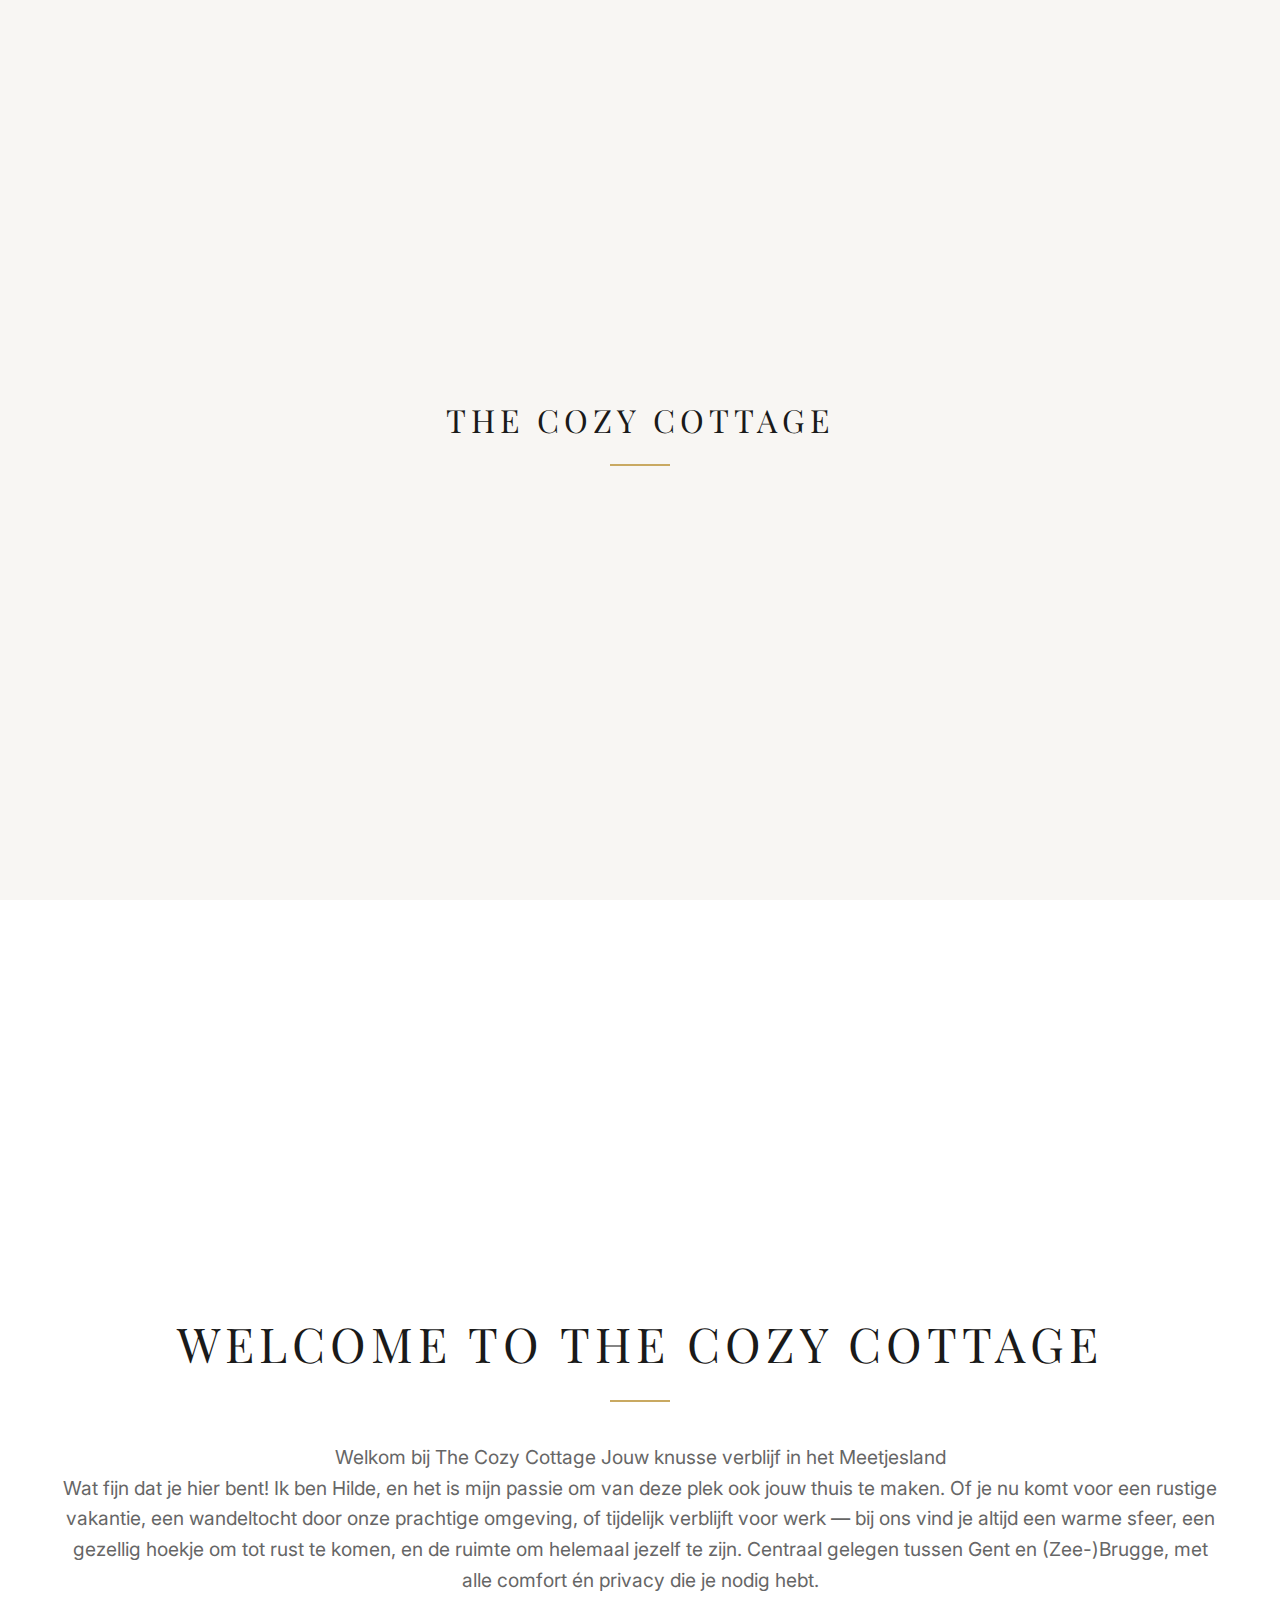
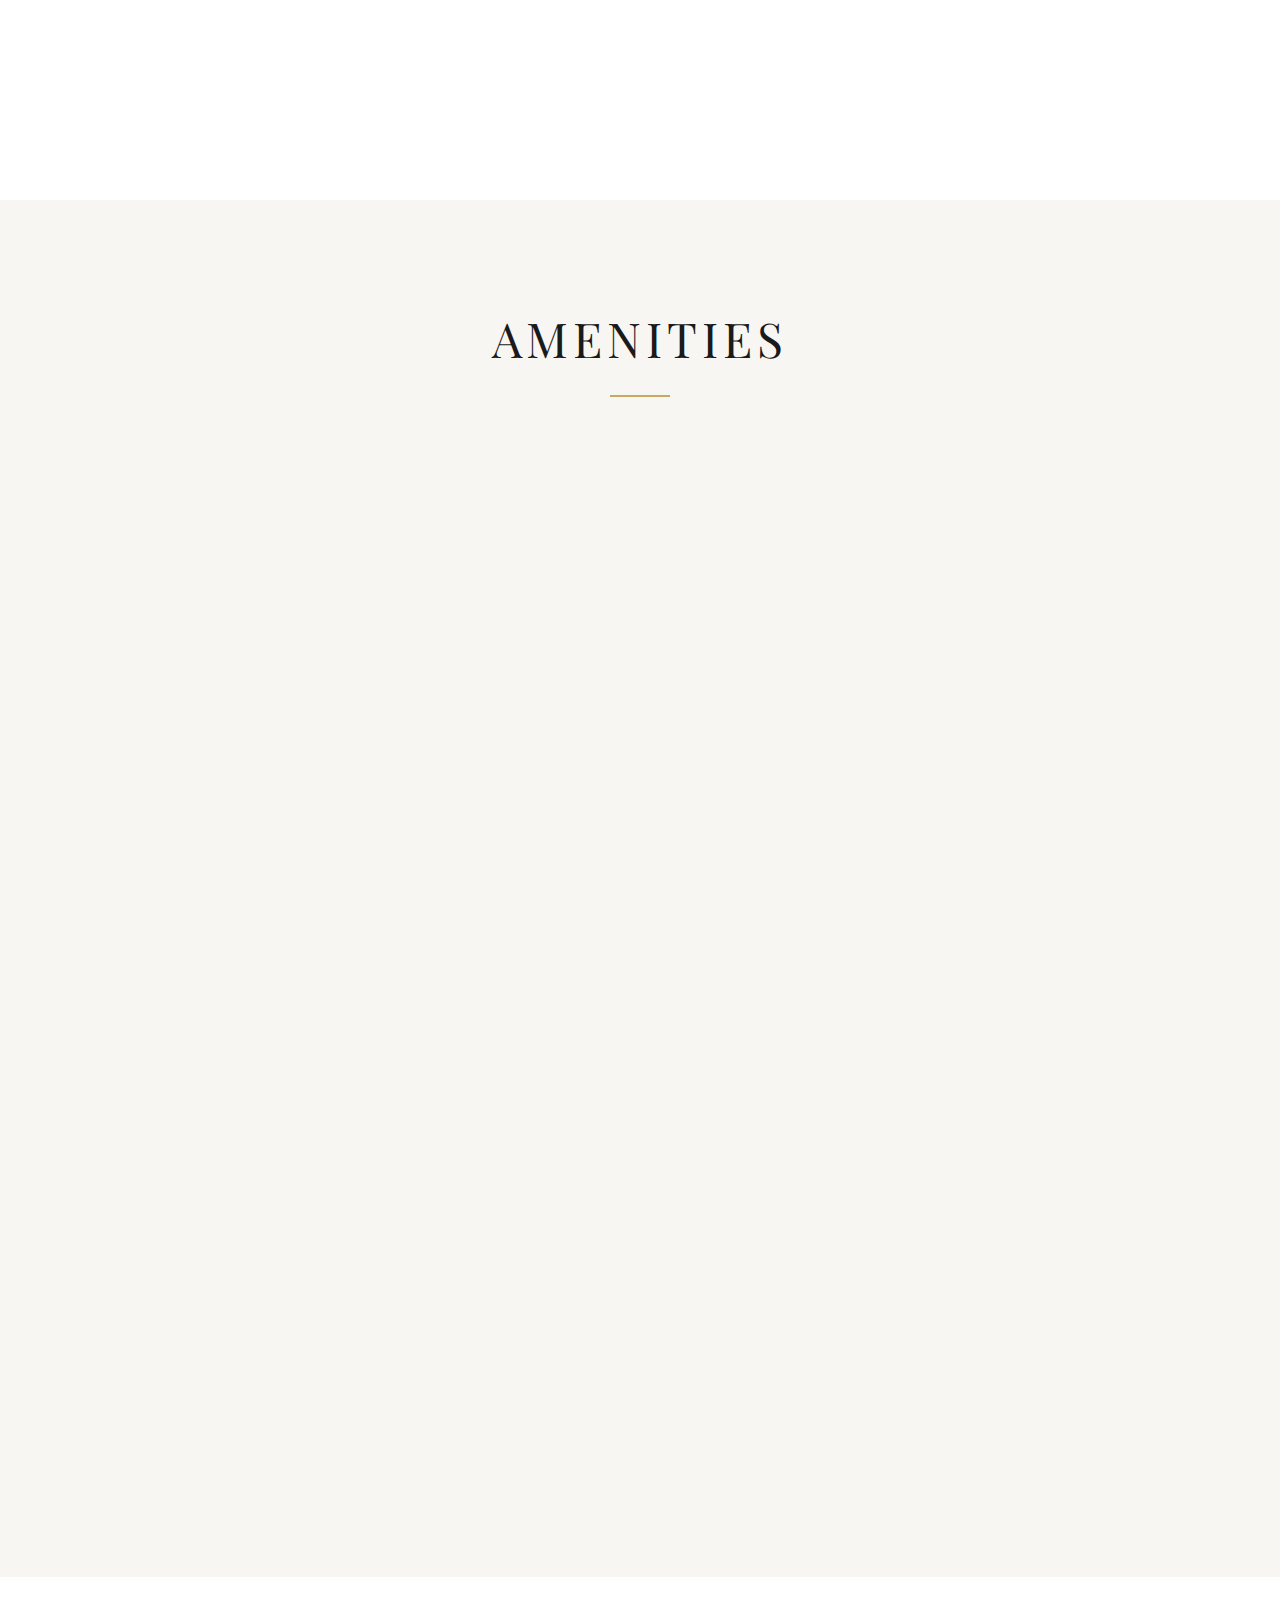
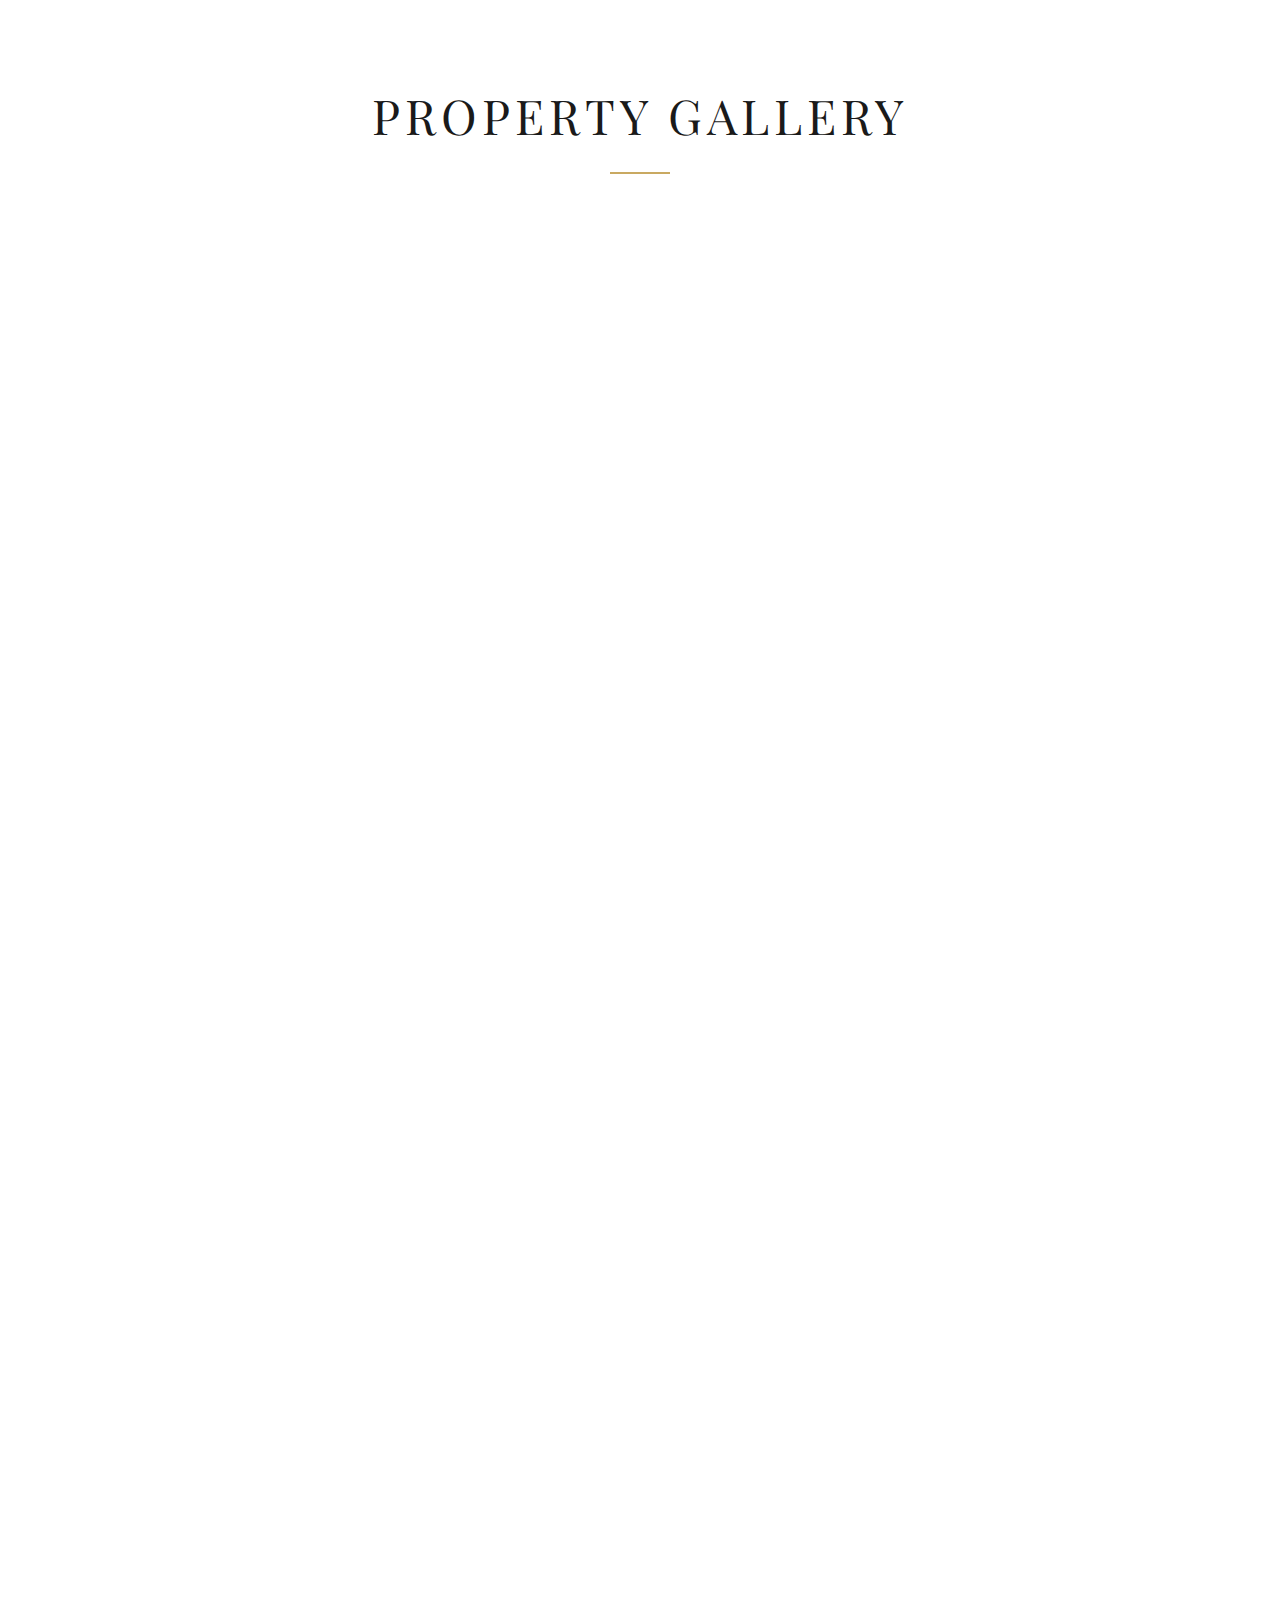
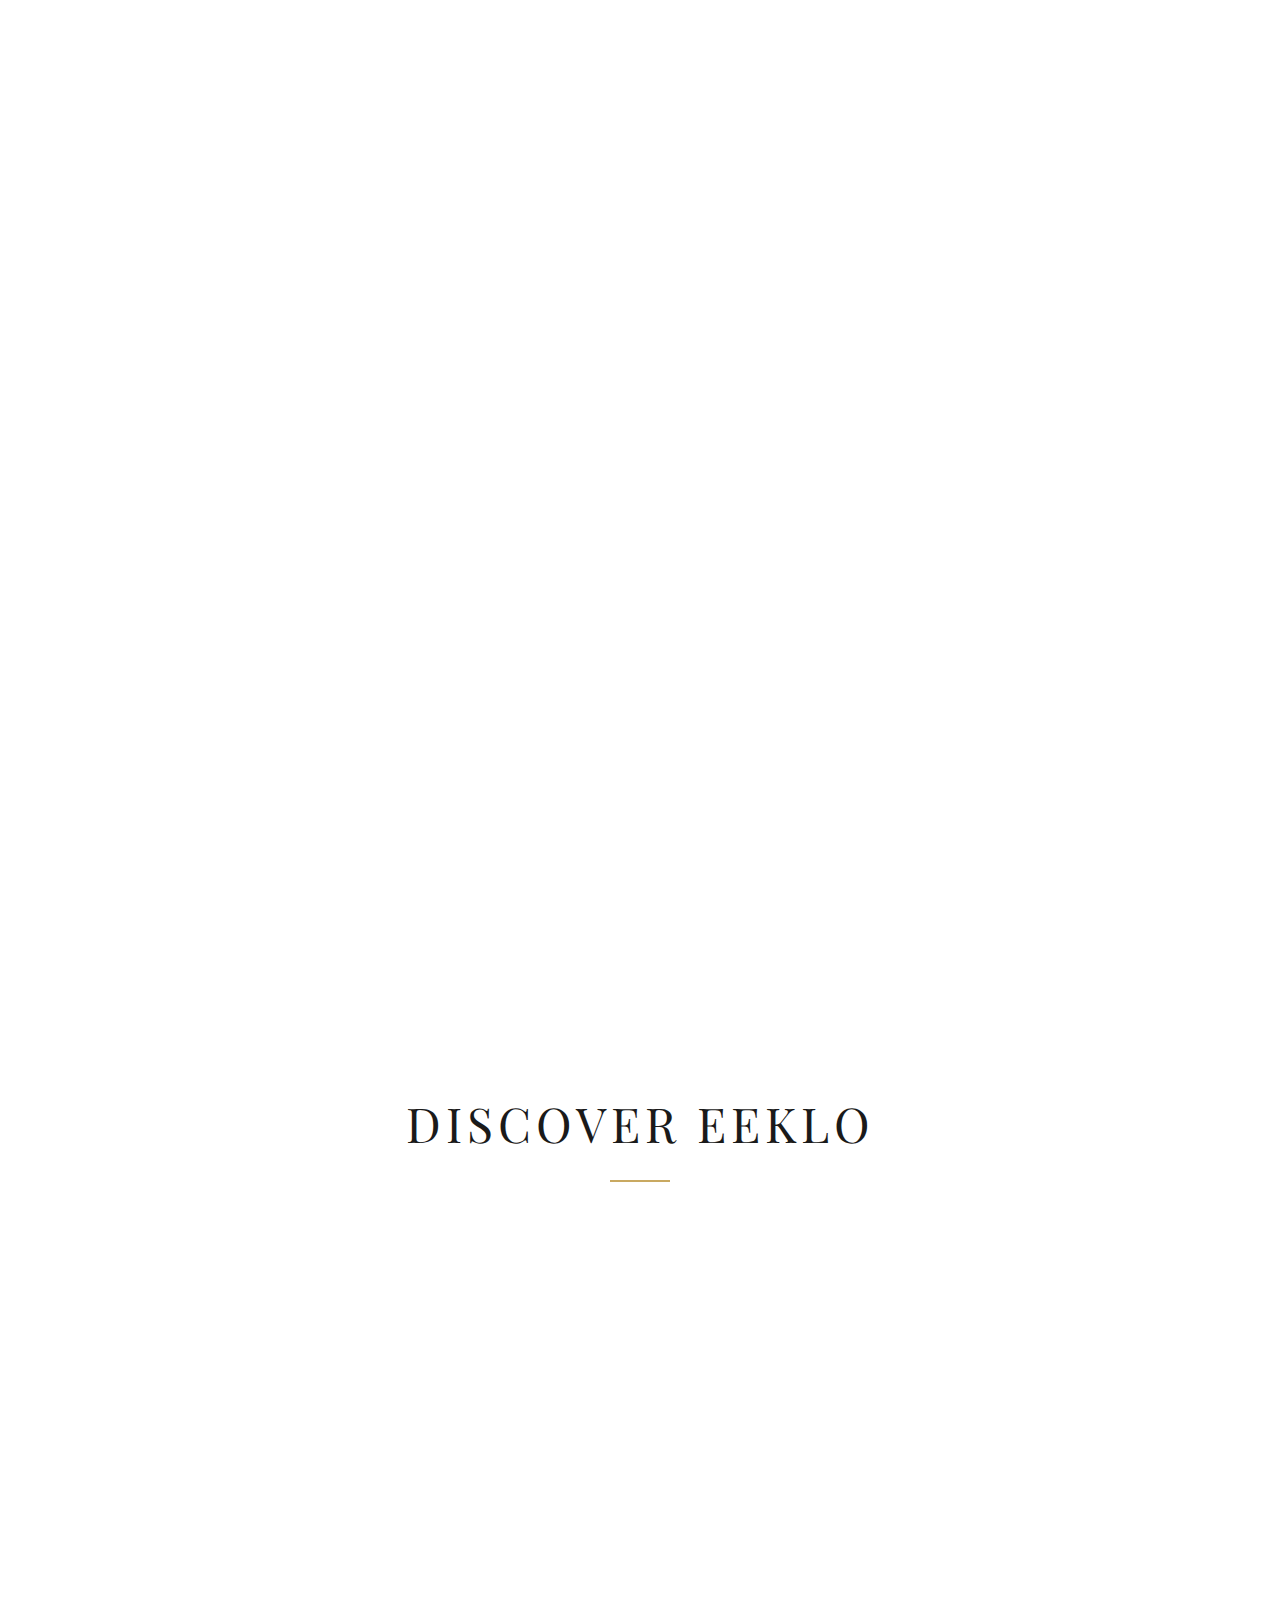
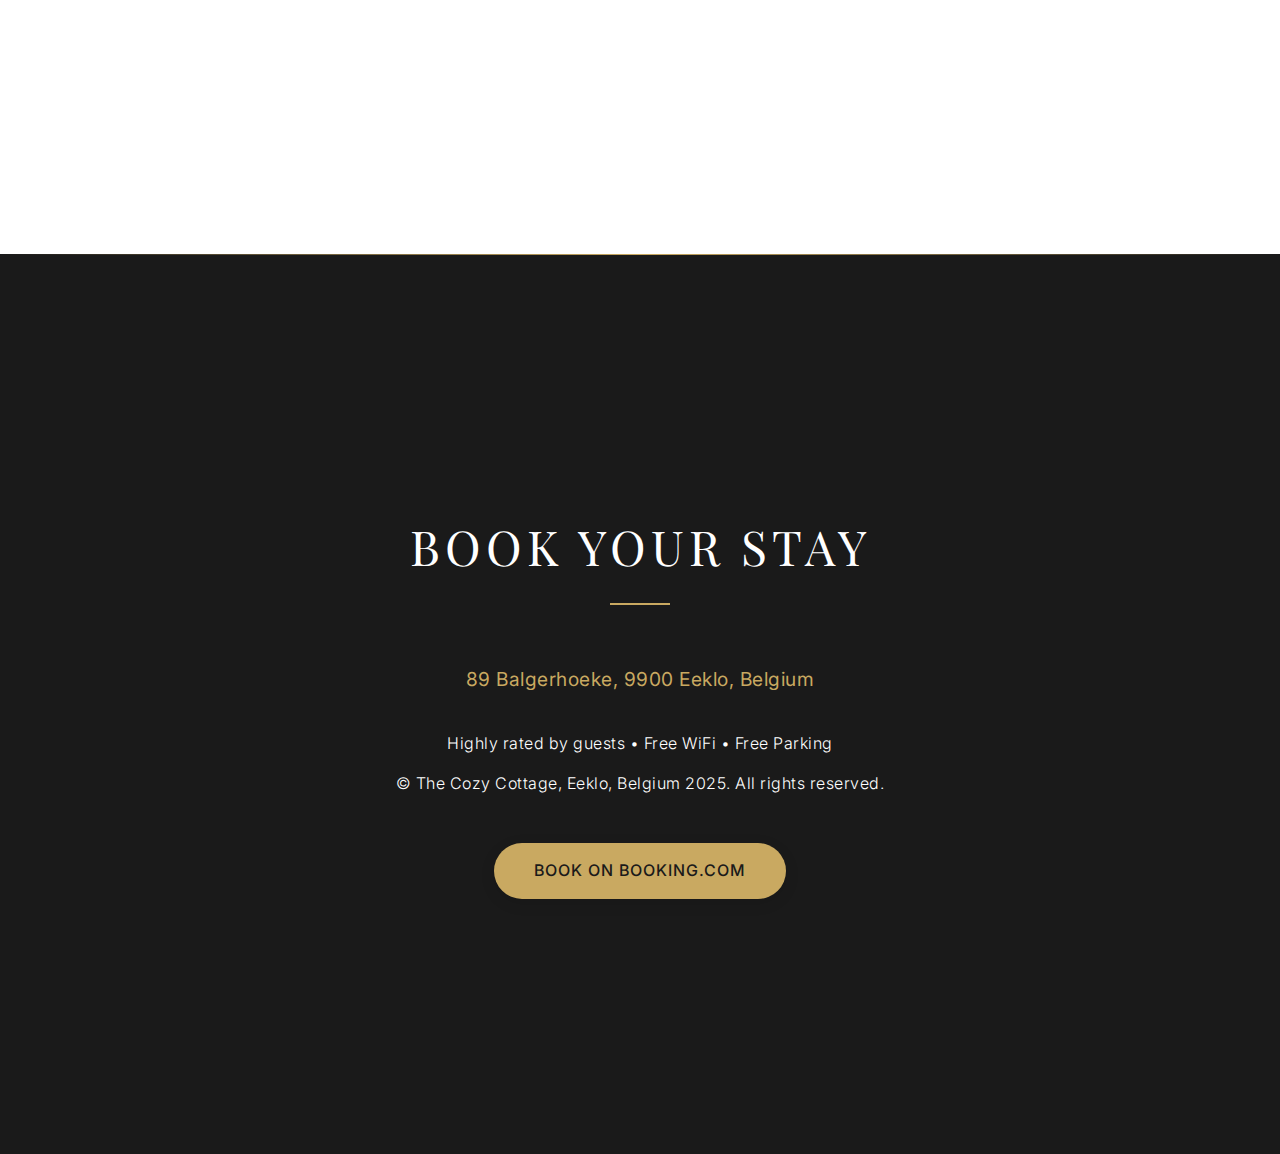
<file: index-ok.html>
<!DOCTYPE html>
<html lang="en">
<head>
    <meta charset="UTF-8">
    <meta name="viewport" content="width=device-width, initial-scale=1.0">
    <title>The Cozy Cottage - Luxury Retreat in Eeklo, Belgium</title>
    <link rel="preconnect" href="https://fonts.googleapis.com">
    <link rel="preconnect" href="https://fonts.gstatic.com" crossorigin>
    <link href="https://fonts.googleapis.com/css2?family=Playfair+Display:wght@400;700&family=Inter:wght@300;400;500;600&display=swap" rel="stylesheet">
    <style>
        * {
            margin: 0;
            padding: 0;
            box-sizing: border-box;
        }
        
        :root {
            --primary: #1a1a1a;
            --accent: #c9a961;
            --light: #f8f6f3;
            --text: #3a3a3a;
            --shadow: 0 10px 30px rgba(0,0,0,0.1);
        }
        
        body {
            font-family: 'Inter', sans-serif;
            line-height: 1.6;
            color: var(--text);
            overflow-x: hidden;
            background: var(--light);
        }
        
        html {
            scroll-behavior: smooth;
        }
        
        ::selection {
            background: var(--accent);
            color: white;
        }
        
        .container {
            max-width: 1200px;
            margin: 0 auto;
            padding: 0 20px;
        }
        
        .btn-primary {
            background: var(--primary);
            color: white;
            border: none;
            padding: 15px 40px;
            border-radius: 30px;
            font-size: 1rem;
            font-weight: 500;
            letter-spacing: 1px;
            cursor: pointer;
            transition: all 0.3s;
            text-transform: uppercase;
            box-shadow: 0 4px 15px rgba(0,0,0,0.1);
            text-decoration: none;
            display: inline-block;
        }
        
        .btn-primary:hover {
            background: var(--accent);
            transform: translateY(-2px);
            box-shadow: 0 6px 20px rgba(0,0,0,0.15);
        }
        
        header {
            position: fixed;
            top: 0;
            width: 100%;
            background: rgba(248, 246, 243, 0.95);
            backdrop-filter: blur(20px);
            z-index: 1000;
            transition: all 0.3s ease;
        }
        
        header.scrolled {
            box-shadow: var(--shadow);
        }
        
        nav {
            display: flex;
            justify-content: space-between;
            align-items: center;
            padding: 25px 0;
            transition: padding 0.3s ease;
        }
        
        header.scrolled nav {
            padding: 15px 0;
        }
        
        .logo {
            font-family: 'Playfair Display', serif;
            font-weight: 700;
            font-size: 1.4rem;
            letter-spacing: 3px;
            color: var(--primary);
        }
        
        nav ul {
            display: flex;
            list-style: none;
            gap: 40px;
            align-items: center;
        }
        
        nav a {
            text-decoration: none;
            color: var(--primary);
            font-size: 0.85rem;
            font-weight: 500;
            transition: all 0.3s;
            text-transform: uppercase;
            letter-spacing: 1.5px;
            position: relative;
        }
        
        nav a::after {
            content: '';
            position: absolute;
            bottom: -5px;
            left: 0;
            width: 0;
            height: 2px;
            background: var(--accent);
            transition: width 0.3s;
        }
        
        nav a:hover::after {
            width: 100%;
        }
        
        .reserve-btn {
            background: var(--primary);
            color: white !important;
            padding: 12px 30px;
            transition: all 0.3s;
            box-shadow: 0 4px 15px rgba(0,0,0,0.1);
        }
        
        .reserve-btn:hover {
            background: var(--accent);
            transform: translateY(-2px);
            box-shadow: 0 6px 20px rgba(0,0,0,0.15);
        }
        
        .reserve-btn::after {
            display: none;
        }
        
        section {
            padding: 100px 0;
            min-height: 100vh;
            display: flex;
            align-items: center;
        }
        
        .hero {
            background: linear-gradient(rgba(0,0,0,0.3), rgba(0,0,0,0.3)), url('coworking_1.jpg') center/cover;
            position: relative;
            overflow: hidden;
        }
        
        .hero-content {
            text-align: center;
            position: relative;
            z-index: 1;
        }
        
        h1 {
            font-family: 'Playfair Display', serif;
            font-size: 5rem;
            font-weight: 400;
            margin-bottom: 30px;
            letter-spacing: 10px;
            opacity: 0;
            animation: fadeInUp 1s forwards;
            color: white;
            text-shadow: 2px 2px 4px rgba(0,0,0,0.5);
        }
        
        .subtitle {
            font-size: 1.3rem;
            opacity: 0;
            animation: fadeInUp 1s 0.3s forwards;
            color: white;
            font-weight: 300;
            letter-spacing: 2px;
        }
        
        @keyframes fadeInUp {
            to {
                opacity: 1;
                transform: translateY(0);
            }
            from {
                opacity: 0;
                transform: translateY(40px);
            }
        }
        
        .about {
            background: white;
        }
        
        .about-header {
            text-align: center;
	    max-height: 10vh;
        }
        
        .image-showcase {
            display: grid;
            grid-template-columns: repeat(2, 1fr);
            gap: 20px;
            margin-bottom: 80px;
        }
        
        .image-showcase-item {
            position: relative;
            overflow: hidden;
            border-radius: 8px;
            height: 400px;
        }
        
        .image-showcase-item.large {
            grid-column: span 2;
            height: 500px;
        }
        
        .image-showcase-item img {
            width: 100%;
            height: 100%;
            object-fit: cover;
            transition: transform 0.6s ease;
        }
        
        .image-showcase-item:hover img {
            transform: scale(1.1);
        }
        
        h2 {
            font-family: 'Playfair Display', serif;
            font-size: 3rem;
            font-weight: 400;
            margin-bottom: 40px;
            text-align: center;
            letter-spacing: 5px;
            color: var(--primary);
            position: relative;
            padding-bottom: 20px;
        }
        
        h2::after {
            content: '';
            position: absolute;
            bottom: 0;
            left: 50%;
            transform: translateX(-50%);
            width: 60px;
            height: 2px;
            background: var(--accent);
        }
        
        .features {
            background: var(--light);
            padding: 100px 0;
        }
        
        .features-grid {
            display: grid;
            grid-template-columns: repeat(2, 1fr);
            gap: 40px;
            margin-top: 60px;
        }
        
        .feature-card {
            background: white;
            border-radius: 8px;
            overflow: hidden;
            box-shadow: 0 5px 20px rgba(0,0,0,0.08);
            transition: all 0.3s ease;
        }
        
        .feature-card:hover {
            transform: translateY(-10px);
            box-shadow: var(--shadow);
        }
        
        .feature-image {
            width: 100%;
            height: 250px;
            object-fit: cover;
        }
        
        .feature-content {
            padding: 40px;
        }
        
        .feature-card h3 {
            font-family: 'Playfair Display', serif;
            font-size: 1.8rem;
            margin-bottom: 20px;
            color: var(--primary);
        }
        
        .feature-card p {
            color: var(--text);
            line-height: 1.8;
        }
        
        .gallery {
            background: white;
            padding: 100px 0;
        }
        
        .gallery-grid {
            display: grid;
            grid-template-columns: repeat(3, 1fr);
            gap: 20px;
            margin-top: 60px;
        }
        
        .gallery-item {
            position: relative;
            overflow: hidden;
            border-radius: 8px;
            height: 300px;
            cursor: pointer;
            transition: all 0.3s ease;
        }
        
        .gallery-item:nth-child(4) {
            grid-column: span 2;
        }
        
        .gallery-item:nth-child(7) {
            grid-row: span 2;
            height: 620px;
        }
        
        .gallery-item img {
            width: 100%;
            height: 100%;
            object-fit: cover;
            transition: transform 0.6s ease;
        }
        
        .gallery-item:hover img {
            transform: scale(1.1);
        }
        
        .amenities {
            background: var(--light);
            padding: 100px 0;
        }
        
        .amenities-list {
            display: grid;
            grid-template-columns: repeat(3, 1fr);
            gap: 40px;
            margin-top: 60px;
        }
        
        .amenity-item {
            text-align: center;
            padding: 30px;
            background: white;
            border-radius: 8px;
            transition: all 0.3s;
        }
        
        .amenity-item:hover {
            transform: translateY(-5px);
            box-shadow: var(--shadow);
        }
        
        .amenity-icon {
            font-size: 2.5rem;
            margin-bottom: 15px;
        }
        
        .location {
            background: white;
            padding: 100px 0;
        }
        
        .location-content {
            display: grid;
            grid-template-columns: 1fr 1fr;
            gap: 80px;
            align-items: center;
        }
        
        .location-content p {
            font-size: 1.1rem;
            line-height: 2;
            color: var(--text);
            margin-bottom: 20px;
        }
        
        .map-container {
            height: 500px;
            background: #f0f0f0;
            border-radius: 8px;
            position: relative;
            overflow: hidden;
            box-shadow: 0 10px 30px rgba(0,0,0,0.1);
        }
        
        .contact {
            background: var(--primary);
            color: white;
            text-align: center;
            padding: 100px 0;
            position: relative;
            overflow: hidden;
        }
        
        .contact::before {
            content: '';
            position: absolute;
            top: 0;
            left: 0;
            right: 0;
            height: 1px;
            background: linear-gradient(90deg, transparent, var(--accent), transparent);
        }
        
        .contact h2 {
            color: white;
        }
        
        .contact h2::after {
            background: var(--accent);
        }
        
        .contact-info {
            margin-top: 50px;
            font-size: 1rem;
            line-height: 2.5;
            font-weight: 300;
            letter-spacing: 0.5px;
        }
        
        .contact-info p:first-child {
            font-size: 1.2rem;
            margin-bottom: 20px;
            color: var(--accent);
            font-weight: 400;
        }
        
        .contact-buttons {
            margin-top: 40px;
            display: flex;
            gap: 20px;
            justify-content: center;
            flex-wrap: wrap;
        }
        
        .contact .btn-primary {
            background: var(--accent);
            color: var(--primary);
        }
        
        .contact .btn-primary:hover {
            background: white;
            color: var(--primary);
        }
        
        @media (max-width: 768px) {
            h1 {
                font-size: 3rem;
                letter-spacing: 5px;
            }
            
            h2 {
                font-size: 2rem;
            }
            
            .subtitle {
                font-size: 1rem;
            }
            
            .features-grid,
            .location-content {
                grid-template-columns: 1fr;
                gap: 40px;
            }
            
            .image-showcase {
                grid-template-columns: 1fr;
            }
            
            .image-showcase-item,
            .image-showcase-item.large {
                height: 300px;
                grid-column: auto;
            }
            
            .gallery-grid {
                grid-template-columns: 1fr;
            }
            
            .gallery-item,
            .gallery-item:nth-child(4),
            .gallery-item:nth-child(7) {
                grid-column: auto;
                grid-row: auto;
                height: 250px;
            }
            
            .amenities-list {
                grid-template-columns: 1fr;
            }
            
            section {
                padding: 80px 0;
            }
            
            .location-content p {
                font-size: 1rem;
            }
            
            .map-container {
                height: 350px;
            }
            
            .feature-card {
                padding: 30px;
            }
        }
    </style>
</head>
<body>
    <header>
        <nav class="container">
            <div class="logo">THE COZY COTTAGE</div>
            <ul>
                <li><a href="#home">HOME</a></li>
                <li><a href="#about">ABOUT</a></li>
                <li><a href="#amenities">AMENITIES</a></li>
                <li><a href="#gallery">GALLERY</a></li>
                <li><a href="#location">LOCATION</a></li>
                <li><a href="https://www.booking.com/hotel/be/the-cozy-cottage.html?aid=390156&label=duc511jc-1FCAsoFUIQdGhlLWNvenktY290dGFnZUgzWANo3QGIAQGYATG4ARnIAQzYAQHoAQH4AQKIAgGoAgO4ApGPxMIGwAIB0gIkYTBjNWZkN2YtNmUxNy00MTdhLWEyYWQtZWVhYzExMzk5ZDFm2AIF4AIB&sid=dc71c6d08d92b6cc9c83994f68b480a9&age=0&checkin=2025-06-21&checkout=2025-06-22&dest_id=-1957424&dest_type=city&dist=0&group_adults=2&group_children=0&hapos=1&hpos=1&no_rooms=1&req_adults=2&req_children=0&room1=A%2CA&sb_price_type=total&soh=1&sr_order=popularity&srepoch=1750140830&srpvid=5cb72bc9ca4e018a&type=total&ucfs=1&activeTab=main" class="reserve-btn" target="_blank">BOOK NOW</a></li>
            </ul>
        </nav>
    </header>

    <section id="home" class="hero">
        <div class="container">
            <div class="hero-content">
                <h1>THE COZY COTTAGE</h1>
                <p class="subtitle">Peaceful Retreat in Eeklo, Belgium</p>
            </div>
        </div>
    </section>

    <section id="about" class="about">
        <div class="container">
            <div class="about-header">
                <h2>WELCOME TO THE COZY COTTAGE</h2>
                <p style="text-align: center; font-size: 1.2rem; color: #666;">
                   

Welkom bij The Cozy Cottage
Jouw knusse verblijf in het Meetjesland <br>


Wat fijn dat je hier bent! Ik ben Hilde, en het is mijn passie om van deze plek ook jouw thuis te maken. Of je nu komt voor een rustige vakantie, een wandeltocht door onze prachtige omgeving, of tijdelijk verblijft voor werk — bij ons vind je altijd een warme sfeer, een gezellig hoekje om tot rust te komen, en de ruimte om helemaal jezelf te zijn. Centraal gelegen tussen Gent en (Zee-)Brugge, met alle comfort én privacy die je nodig hebt.

 
                </p>
            </div>
            
        </div>
    </section>




    <section class="features">
        <div class="container" id="amenities">
            <h2> AMENITIES</h2>
            <div class="features-grid">
                <div class="feature-card">
                    <img src="7.jpg" alt="Comfortable Accommodations" class="feature-image">
                    <div class="feature-content">
                        <h3>Accommodations</h3>
                        <p>The Cozy Cottage in Eeklo offers a sun terrace, garden, bar, and free WiFi. A restaurant is located next door. Private check-in and check-out services are available.</p>
                    </div>
                </div>
                <div class="feature-card">
                    <img src="coworking_3.jpg" alt="Dining Experience" class="feature-image">
                    <div class="feature-content">
                        <h3>co-working space</h3>
                        <p>there is a beautiful co working space available with free wifi in the garden. a bar is also included. </p>
                    </div>
                </div>
                <div class="feature-card">
                    <img src="17.jpg" alt="Leisure Facilities" class="feature-image">
                    <div class="feature-content">
                        <h3>parking</h3>
                        <p>Free on-site parking is available.</p>
                    </div>
                </div>
                <div class="feature-card">
                    <img src="1.jpg" alt="Location & Attractions" class="feature-image">
                    <div class="feature-content">
                        <h3>Location & Attractions</h3>
                        <p>Located 34 mi from Ostend - Bruges International Airport, the property is near Damme Golf (8.7 mi) and the Basilica of the Holy Blood (13 mi). Free on-site parking is available.</p>
                    </div>
                </div>
            </div>
        </div>
    </section>






    <section id="gallery" class="gallery">
        <div class="container">
            <h2>PROPERTY GALLERY</h2>
            <div class="gallery-grid">



		<div class="gallery-item">
                    <img src="1.jpg" alt="Pool Area">
                </div>


		<div class="gallery-item">
                    <img src="2.jpg" alt="Pool Area">
                </div>



		<div class="gallery-item">
                    <img src="3.jpg" alt="Pool Area">
                </div>

		<div class="gallery-item">
                    <img src="4.jpg" alt="Pool Area">
                </div>


		<div class="gallery-item">
                    <img src="5.jpg" alt="Pool Area">
                </div>



		<div class="gallery-item">
                    <img src="6.jpg" alt="Pool Area">
                </div>



		<div class="gallery-item">
                    <img src="7.jpg" alt="Pool Area">
                </div>



		<div class="gallery-item">
                    <img src="8.jpg" alt="Pool Area">
                </div>



                <div class="gallery-item">
                    <img src="9.jpg" alt="Pool Area">
                </div>
                <div class="gallery-item">
                    <img src="10.jpg" alt="Restaurant">
                </div>
                <div class="gallery-item">
                    <img src="11.jpg" alt="Bedroom">
                </div>
                <div class="gallery-item">
                    <img src="12.jpg" alt="Terrace">
                </div>
                <div class="gallery-item">
                    <img src="13.jpg" alt="Hot Tub">
                </div>
                <div class="gallery-item">
                    <img src="14.jpg" alt="Sauna">
                </div>
                <div class="gallery-item">
                    <img src="16.jpg" alt="Lounge">
                </div>
                <div class="gallery-item">
                    <img src="17.jpg" alt="Bar">
                </div>

                <div class="gallery-item">
                    <img src="coworking_1.jpg" alt="Bar">
                </div>


                <div class="gallery-item">
                    <img src="coworking_2.jpg" alt="Bar">
                </div>


                <div class="gallery-item">
                    <img src="coworking_3.jpg" alt="Bar">
                </div>




            </div>
        </div>
    </section>

    <section id="location" class="location">
        <div class="container">
            <h2>DISCOVER EEKLO</h2>
            <div class="location-content">
                <div>
                    <p style="font-size: 1.1rem; line-height: 1.8; color: #666;">
                        The Cozy Cottage is perfectly positioned in the charming town of Eeklo, Belgium. Just 34 miles from 
                        Ostend-Bruges International Airport, our location offers easy access to major attractions while 
                        maintaining the tranquility of countryside living.
                    </p>
                    <p style="font-size: 1.1rem; line-height: 1.8; color: #666; margin-top: 20px;">
                        Explore nearby Damme Golf course (8.7 miles) or visit the historic Basilica of the Holy Blood 
                        (13 miles). With free on-site parking and bicycle facilities, discovering the Belgian countryside 
                        has never been easier.
                    </p>
                    <a href="https://www.booking.com/hotel/be/the-cozy-cottage.html?aid=390156&label=duc511jc-1FCAsoFUIQdGhlLWNvenktY290dGFnZUgzWANo3QGIAQGYATG4ARnIAQzYAQHoAQH4AQKIAgGoAgO4ApGPxMIGwAIB0gIkYTBjNWZkN2YtNmUxNy00MTdhLWEyYWQtZWVhYzExMzk5ZDFm2AIF4AIB&sid=dc71c6d08d92b6cc9c83994f68b480a9&age=0&checkin=2025-06-21&checkout=2025-06-22&dest_id=-1957424&dest_type=city&dist=0&group_adults=2&group_children=0&hapos=1&hpos=1&no_rooms=1&req_adults=2&req_children=0&room1=A%2CA&sb_price_type=total&soh=1&sr_order=popularity&srepoch=1750140830&srpvid=5cb72bc9ca4e018a&type=total&ucfs=1&activeTab=main" class="btn-primary" style="margin-top: 40px;" target="_blank">
                        Check Availability
                    </a>
                </div>
                <div class="map-container">
                    <iframe src="https://www.google.com/maps/embed?pb=!1m18!1m12!1m3!1d2496.3714156168!2d3.5555!3d51.1847!2m3!1f0!2f0!3f0!3m2!1i1024!2i768!4f13.1!3m3!1m2!1s0x47c371e6d5a4f5db%3A0x3f0a6d53b5f7e5d0!2sBalgerhoeke%2089%2C%209900%20Eeklo%2C%20Belgium!5e0!3m2!1sen!2sus!4v1652890231456!5m2!1sen!2sus" 
                            width="100%" 
                            height="100%" 
                            style="border:0;" 
                            allowfullscreen="" 
                            loading="lazy">
                    </iframe>
                </div>
            </div>
        </div>
    </section>

    <section id="contact" class="contact">
        <div class="container">
            <h2>BOOK YOUR STAY</h2>
            <div class="contact-info">
                <p>89 Balgerhoeke, 9900 Eeklo, Belgium</p>
                <p>Highly rated by guests • Free WiFi • Free Parking</p>
                <p>© The Cozy Cottage, Eeklo, Belgium 2025. All rights reserved.</p>
            </div>
            <div class="contact-buttons">
                <a href="https://www.booking.com/hotel/be/the-cozy-cottage.html?aid=390156&label=duc511jc-1FCAsoFUIQdGhlLWNvenktY290dGFnZUgzWANo3QGIAQGYATG4ARnIAQzYAQHoAQH4AQKIAgGoAgO4ApGPxMIGwAIB0gIkYTBjNWZkN2YtNmUxNy00MTdhLWEyYWQtZWVhYzExMzk5ZDFm2AIF4AIB&sid=dc71c6d08d92b6cc9c83994f68b480a9&age=0&checkin=2025-06-21&checkout=2025-06-22&dest_id=-1957424&dest_type=city&dist=0&group_adults=2&group_children=0&hapos=1&hpos=1&no_rooms=1&req_adults=2&req_children=0&room1=A%2CA&sb_price_type=total&soh=1&sr_order=popularity&srepoch=1750140830&srpvid=5cb72bc9ca4e018a&type=total&ucfs=1&activeTab=main" class="btn-primary" target="_blank">
                    Book on Booking.com
                </a>
            </div>
        </div>
    </section>

    <script>
        let lastScroll = 0;
        const header = document.querySelector('header');
        
        window.addEventListener('scroll', () => {
            const currentScroll = window.pageYOffset;
            
            if (currentScroll > 100) {
                header.classList.add('scrolled');
            } else {
                header.classList.remove('scrolled');
            }
            
            if (currentScroll > lastScroll && currentScroll > 500) {
                header.style.transform = 'translateY(-100%)';
            } else {
                header.style.transform = 'translateY(0)';
            }
            
            lastScroll = currentScroll;
        });

        document.querySelectorAll('a[href^="#"]').forEach(anchor => {
            anchor.addEventListener('click', function (e) {
                e.preventDefault();
                const target = document.querySelector(this.getAttribute('href'));
                if (target) {
                    target.scrollIntoView({
                        behavior: 'smooth',
                        block: 'start'
                    });
                }
            });
        });

        const observerOptions = {
            threshold: 0.1,
            rootMargin: '0px 0px -100px 0px'
        };

        const observer = new IntersectionObserver((entries) => {
            entries.forEach((entry, index) => {
                if (entry.isIntersecting) {
                    setTimeout(() => {
                        entry.target.style.opacity = '1';
                        entry.target.style.transform = 'translateY(0)';
                    }, index * 100);
                }
            });
        }, observerOptions);

        document.querySelectorAll('.image-showcase-item, .feature-card, .gallery-item, .amenity-item, .location-content > div').forEach(el => {
            el.style.opacity = '0';
            el.style.transform = 'translateY(50px)';
            el.style.transition = 'all 0.8s cubic-bezier(0.4, 0, 0.2, 1)';
            observer.observe(el);
        });

        const mobileMenuBtn = document.createElement('button');
        mobileMenuBtn.innerHTML = '<span></span><span></span><span></span>';
        mobileMenuBtn.className = 'mobile-menu-btn';
        mobileMenuBtn.style.cssText = `
            display: none;
            background: none;
            border: none;
            cursor: pointer;
            padding: 10px;
            position: relative;
            width: 30px;
            height: 30px;
        `;
        
        const spans = mobileMenuBtn.querySelectorAll('span');
        spans.forEach((span, i) => {
            span.style.cssText = `
                display: block;
                width: 100%;
                height: 2px;
                background: var(--primary);
                position: absolute;
                left: 0;
                transition: all 0.3s;
                top: ${i * 10}px;
            `;
        });
        
        document.querySelector('nav').appendChild(mobileMenuBtn);
        
        mobileMenuBtn.addEventListener('click', () => {
            const menu = document.querySelector('nav ul');
            menu.classList.toggle('active');
            mobileMenuBtn.classList.toggle('active');
        });
        
        document.addEventListener('click', (e) => {
            const menu = document.querySelector('nav ul');
            const mobileBtn = document.querySelector('.mobile-menu-btn');
            
            if (window.innerWidth <= 768 && menu.classList.contains('active')) {
                if (!menu.contains(e.target) && !mobileBtn.contains(e.target)) {
                    menu.classList.remove('active');
                    mobileBtn.classList.remove('active');
                }
            }
        });
        
        document.querySelectorAll('nav ul a').forEach(link => {
            link.addEventListener('click', () => {
                if (window.innerWidth <= 768) {
                    const menu = document.querySelector('nav ul');
                    const mobileBtn = document.querySelector('.mobile-menu-btn');
                    menu.classList.remove('active');
                    mobileBtn.classList.remove('active');
                }
            });
        });
        
        const style = document.createElement('style');
        style.textContent = `
            @media (max-width: 768px) {
                .mobile-menu-btn {
                    display: block !important;
                }
                nav ul {
                    position: fixed;
                    top: 70px;
                    left: 0;
                    right: 0;
                    background: var(--light);
                    flex-direction: column;
                    padding: 20px;
                    transform: translateX(-100%);
                    transition: transform 0.3s;
                    box-shadow: var(--shadow);
                }
                nav ul.active {
                    transform: translateX(0);
                }
                .mobile-menu-btn.active span:nth-child(1) {
                    transform: rotate(45deg);
                    top: 10px;
                }
                .mobile-menu-btn.active span:nth-child(2) {
                    opacity: 0;
                }
                .mobile-menu-btn.active span:nth-child(3) {
                    transform: rotate(-45deg);
                    top: 10px;
                }
            }
        `;
        document.head.appendChild(style);

        const loadingScreen = document.createElement('div');
        loadingScreen.className = 'loading-screen';
        loadingScreen.style.cssText = `
            position: fixed;
            top: 0;
            left: 0;
            width: 100%;
            height: 100%;
            background: var(--light);
            display: flex;
            align-items: center;
            justify-content: center;
            z-index: 9999;
            transition: opacity 0.5s;
        `;
        loadingScreen.innerHTML = '<h2 style="font-family: Playfair Display, serif; font-size: 2rem; color: var(--primary); letter-spacing: 5px;">THE COZY COTTAGE</h2>';
        document.body.appendChild(loadingScreen);
        
        window.addEventListener('load', () => {
            setTimeout(() => {
                loadingScreen.style.opacity = '0';
                setTimeout(() => loadingScreen.remove(), 500);
            }, 1000);
        });

        const galleryItems = document.querySelectorAll('.gallery-item');
        galleryItems.forEach((item, index) => {
            item.addEventListener('click', () => {
                const overlay = document.createElement('div');
                overlay.style.cssText = `
                    position: fixed;
                    top: 0;
                    left: 0;
                    width: 100%;
                    height: 100%;
                    background: rgba(0,0,0,0.9);
                    display: flex;
                    align-items: center;
                    justify-content: center;
                    z-index: 2000;
                    cursor: pointer;
                `;
                const img = document.createElement('img');
                img.src = item.querySelector('img').src;
                img.style.cssText = `
                    max-width: 90%;
                    max-height: 90%;
                    object-fit: contain;
                `;
                overlay.appendChild(img);
                overlay.addEventListener('click', () => overlay.remove());
                document.body.appendChild(overlay);
            });
        });
    </script>
</body>
</html>
</file>
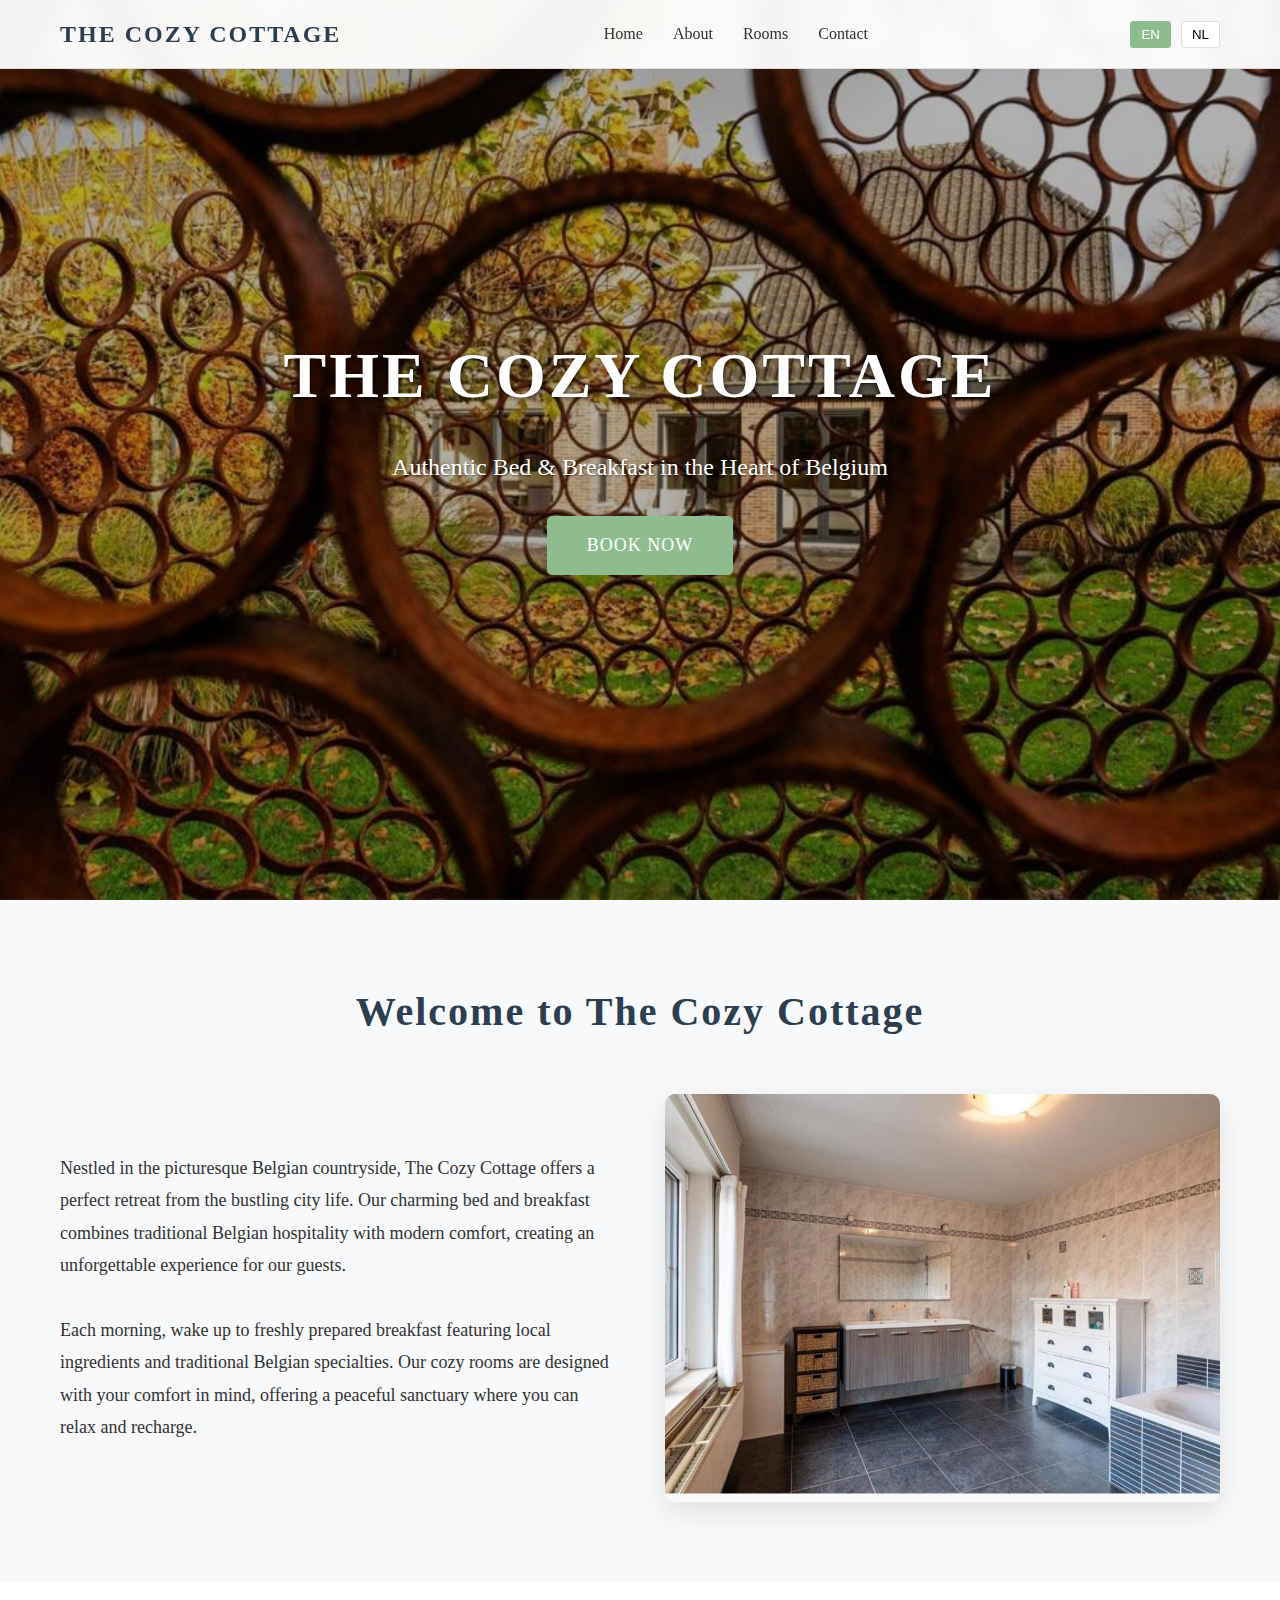
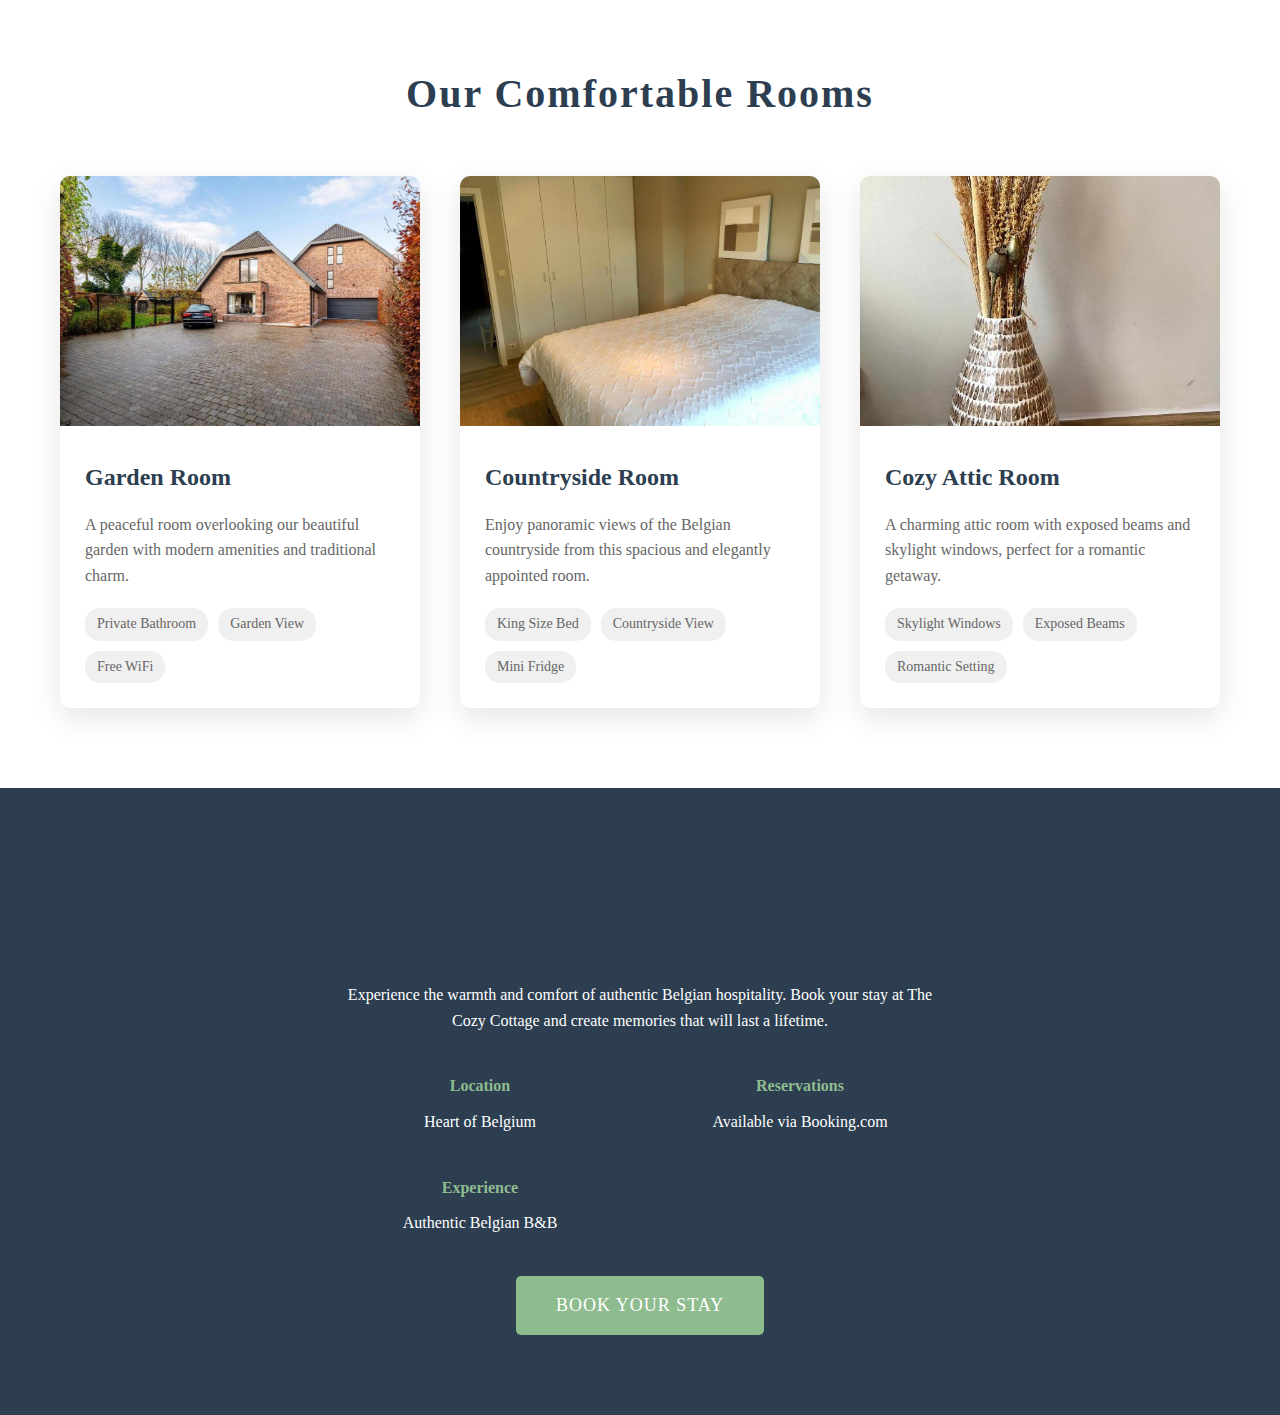
<file: index1.html>
<!DOCTYPE html>
<html lang="en">
<head>
    <meta charset="UTF-8">
    <meta name="viewport" content="width=device-width, initial-scale=1.0">
    <title>The Cozy Cottage - Bed & Breakfast Belgium</title>
    <style>
        * {
            margin: 0;
            padding: 0;
            box-sizing: border-box;
        }

        body {
            font-family: 'Georgia', serif;
            line-height: 1.6;
            color: #333;
            overflow-x: hidden;
        }

        .container {
            max-width: 1200px;
            margin: 0 auto;
            padding: 0 20px;
        }

        header {
            position: fixed;
            top: 0;
            width: 100%;
            background: rgba(255, 255, 255, 0.95);
            backdrop-filter: blur(10px);
            z-index: 1000;
            padding: 15px 0;
            border-bottom: 1px solid rgba(0, 0, 0, 0.1);
        }

        nav {
            display: flex;
            justify-content: space-between;
            align-items: center;
        }

        .logo {
            font-size: 24px;
            font-weight: bold;
            color: #2c3e50;
            letter-spacing: 2px;
        }

        .nav-links {
            display: flex;
            list-style: none;
            gap: 30px;
            align-items: center;
        }

        .nav-links a {
            text-decoration: none;
            color: #333;
            font-size: 16px;
            transition: color 0.3s ease;
        }

        .nav-links a:hover {
            color: #8fbc8f;
        }

        .lang-toggle {
            display: flex;
            gap: 10px;
        }

        .lang-btn {
            padding: 5px 10px;
            border: 1px solid #ddd;
            background: white;
            cursor: pointer;
            border-radius: 3px;
            transition: all 0.3s ease;
        }

        .lang-btn.active {
            background: #8fbc8f;
            color: white;
            border-color: #8fbc8f;
        }

        .hero {
            height: 100vh;
            background: linear-gradient(rgba(0, 0, 0, 0.3), rgba(0, 0, 0, 0.3)), url('1.jpg') center/cover;
            display: flex;
            align-items: center;
            justify-content: center;
            text-align: center;
            color: white;
        }

        .hero-content h1 {
            font-size: 4rem;
            margin-bottom: 20px;
            letter-spacing: 3px;
            text-shadow: 2px 2px 4px rgba(0, 0, 0, 0.5);
        }

        .hero-content p {
            font-size: 1.5rem;
            margin-bottom: 30px;
            text-shadow: 1px 1px 2px rgba(0, 0, 0, 0.5);
        }

        .cta-btn {
            display: inline-block;
            padding: 15px 40px;
            background: #8fbc8f;
            color: white;
            text-decoration: none;
            border-radius: 5px;
            font-size: 18px;
            transition: all 0.3s ease;
            text-transform: uppercase;
            letter-spacing: 1px;
        }

        .cta-btn:hover {
            background: #7aa77a;
            transform: translateY(-2px);
            box-shadow: 0 5px 15px rgba(0, 0, 0, 0.2);
        }

        .section {
            padding: 80px 0;
        }

        .section-title {
            text-align: center;
            font-size: 2.5rem;
            margin-bottom: 50px;
            color: #2c3e50;
            letter-spacing: 2px;
        }

        .about {
            background: #f8f9fa;
        }

        .about-content {
            display: grid;
            grid-template-columns: 1fr 1fr;
            gap: 50px;
            align-items: center;
        }

        .about-text {
            font-size: 18px;
            line-height: 1.8;
        }

        .about-image {
            border-radius: 10px;
            overflow: hidden;
            box-shadow: 0 10px 30px rgba(0, 0, 0, 0.1);
        }

        .about-image img {
            width: 100%;
            height: 400px;
            object-fit: cover;
        }

        .rooms {
            background: white;
        }

        .rooms-grid {
            display: grid;
            grid-template-columns: repeat(auto-fit, minmax(350px, 1fr));
            gap: 40px;
        }

        .room-card {
            background: white;
            border-radius: 10px;
            overflow: hidden;
            box-shadow: 0 10px 30px rgba(0, 0, 0, 0.1);
            transition: transform 0.3s ease;
        }

        .room-card:hover {
            transform: translateY(-5px);
        }

        .room-card img {
            width: 100%;
            height: 250px;
            object-fit: cover;
        }

        .room-info {
            padding: 25px;
        }

        .room-info h3 {
            font-size: 24px;
            margin-bottom: 15px;
            color: #2c3e50;
        }

        .room-info p {
            color: #666;
            margin-bottom: 20px;
        }

        .amenities {
            display: flex;
            flex-wrap: wrap;
            gap: 10px;
        }

        .amenity {
            background: #f0f0f0;
            padding: 5px 12px;
            border-radius: 15px;
            font-size: 14px;
            color: #666;
        }

        .contact {
            background: #2c3e50;
            color: white;
            text-align: center;
        }

        .contact-content {
            max-width: 600px;
            margin: 0 auto;
        }

        .contact-info {
            display: grid;
            grid-template-columns: repeat(auto-fit, minmax(200px, 1fr));
            gap: 40px;
            margin: 40px 0;
        }

        .contact-item h4 {
            margin-bottom: 10px;
            color: #8fbc8f;
        }

        @media (max-width: 768px) {
            .hero-content h1 {
                font-size: 2.5rem;
            }

            .hero-content p {
                font-size: 1.2rem;
            }

            .about-content {
                grid-template-columns: 1fr;
            }

            .nav-links {
                display: none;
            }

            .section-title {
                font-size: 2rem;
            }
        }
    </style>
</head>
<body>
    <header>
        <nav class="container">
            <div class="logo">THE COZY COTTAGE</div>
            <ul class="nav-links">
                <li><a href="#home" data-en="Home" data-nl="Home">Home</a></li>
                <li><a href="#about" data-en="About" data-nl="Over">About</a></li>
                <li><a href="#rooms" data-en="Rooms" data-nl="Kamers">Rooms</a></li>
                <li><a href="#contact" data-en="Contact" data-nl="Contact">Contact</a></li>
            </ul>
            <div class="lang-toggle">
                <button class="lang-btn active" onclick="setLanguage('en')">EN</button>
                <button class="lang-btn" onclick="setLanguage('nl')">NL</button>
            </div>
        </nav>
    </header>

    <section id="home" class="hero">
        <div class="hero-content">
            <h1 data-en="THE COZY COTTAGE" data-nl="THE COZY COTTAGE">THE COZY COTTAGE</h1>
            <p data-en="Authentic Bed & Breakfast in the Heart of Belgium" data-nl="Authentieke Bed & Breakfast in het Hart van België">Authentic Bed & Breakfast in the Heart of Belgium</p>
            <a href="https://www.booking.com/hotel/be/the-cozy-cottage.html?aid=390156&label=duc511jc-1FCAsoFUIQdGhlLWNvenktY290dGFnZUgzWANo3QGIAQGYATG4ARnIAQzYAQHoAQH4AQKIAgGoAgO4ApGPxMIGwAIB0gIkYTBjNWZkN2YtNmUxNy00MTdhLWEyYWQtZWVhYzExMzk5ZDFm2AIF4AIB&sid=dc71c6d08d92b6cc9c83994f68b480a9" class="cta-btn" data-en="Book Now" data-nl="Boek Nu" target="_blank">Book Now</a>
        </div>
    </section>

    <section id="about" class="section about">
        <div class="container">
            <h2 class="section-title" data-en="Welcome to The Cozy Cottage" data-nl="Welkom bij The Cozy Cottage">Welcome to The Cozy Cottage</h2>
            <div class="about-content">
                <div class="about-text">
                    <p data-en="Nestled in the picturesque Belgian countryside, The Cozy Cottage offers a perfect retreat from the bustling city life. Our charming bed and breakfast combines traditional Belgian hospitality with modern comfort, creating an unforgettable experience for our guests." data-nl="Gelegen in het pittoreske Belgische platteland, biedt The Cozy Cottage een perfecte toevlucht van het bruisende stadsleven. Onze charmante bed and breakfast combineert traditionele Belgische gastvrijheid met modern comfort, en creëert een onvergetelijke ervaring voor onze gasten.">
                        Nestled in the picturesque Belgian countryside, The Cozy Cottage offers a perfect retreat from the bustling city life. Our charming bed and breakfast combines traditional Belgian hospitality with modern comfort, creating an unforgettable experience for our guests.
                    </p>
                    <br>
                    <p data-en="Each morning, wake up to freshly prepared breakfast featuring local ingredients and traditional Belgian specialties. Our cozy rooms are designed with your comfort in mind, offering a peaceful sanctuary where you can relax and recharge." data-nl="Elke ochtend word je wakker met een vers bereid ontbijt met lokale ingrediënten en traditionele Belgische specialiteiten. Onze gezellige kamers zijn ontworpen met uw comfort in gedachten, en bieden een vredige toevlucht waar u kunt ontspannen en nieuwe energie kunt opdoen.">
                        Each morning, wake up to freshly prepared breakfast featuring local ingredients and traditional Belgian specialties. Our cozy rooms are designed with your comfort in mind, offering a peaceful sanctuary where you can relax and recharge.
                    </p>
                </div>
                <div class="about-image">
                    <img src="2.jpg" alt="The Cozy Cottage Interior">
                </div>
            </div>
        </div>
    </section>

    <section id="rooms" class="section rooms">
        <div class="container">
            <h2 class="section-title" data-en="Our Comfortable Rooms" data-nl="Onze Comfortabele Kamers">Our Comfortable Rooms</h2>
            <div class="rooms-grid">
                <div class="room-card">
                    <img src="3.jpg" alt="Garden Room">
                    <div class="room-info">
                        <h3 data-en="Garden Room" data-nl="Tuinkamer">Garden Room</h3>
                        <p data-en="A peaceful room overlooking our beautiful garden with modern amenities and traditional charm." data-nl="Een rustige kamer met uitzicht op onze prachtige tuin met moderne voorzieningen en traditionele charme.">A peaceful room overlooking our beautiful garden with modern amenities and traditional charm.</p>
                        <div class="amenities">
                            <span class="amenity" data-en="Private Bathroom" data-nl="Privé Badkamer">Private Bathroom</span>
                            <span class="amenity" data-en="Garden View" data-nl="Tuinzicht">Garden View</span>
                            <span class="amenity" data-en="Free WiFi" data-nl="Gratis WiFi">Free WiFi</span>
                        </div>
                    </div>
                </div>
                <div class="room-card">
                    <img src="4.jpg" alt="Countryside Room">
                    <div class="room-info">
                        <h3 data-en="Countryside Room" data-nl="Plattelandskamer">Countryside Room</h3>
                        <p data-en="Enjoy panoramic views of the Belgian countryside from this spacious and elegantly appointed room." data-nl="Geniet van panoramische uitzichten op het Belgische platteland vanuit deze ruime en elegant ingerichte kamer.">Enjoy panoramic views of the Belgian countryside from this spacious and elegantly appointed room.</p>
                        <div class="amenities">
                            <span class="amenity" data-en="King Size Bed" data-nl="Kingsize Bed">King Size Bed</span>
                            <span class="amenity" data-en="Countryside View" data-nl="Plattelandsview">Countryside View</span>
                            <span class="amenity" data-en="Mini Fridge" data-nl="Mini Koelkast">Mini Fridge</span>
                        </div>
                    </div>
                </div>
                <div class="room-card">
                    <img src="5.jpg" alt="Cozy Attic Room">
                    <div class="room-info">
                        <h3 data-en="Cozy Attic Room" data-nl="Gezellige Zolderkamer">Cozy Attic Room</h3>
                        <p data-en="A charming attic room with exposed beams and skylight windows, perfect for a romantic getaway." data-nl="Een charmante zolderkamer met zichtbare balken en dakramen, perfect voor een romantisch uitje.">A charming attic room with exposed beams and skylight windows, perfect for a romantic getaway.</p>
                        <div class="amenities">
                            <span class="amenity" data-en="Skylight Windows" data-nl="Dakramen">Skylight Windows</span>
                            <span class="amenity" data-en="Exposed Beams" data-nl="Zichtbare Balken">Exposed Beams</span>
                            <span class="amenity" data-en="Romantic Setting" data-nl="Romantische Setting">Romantic Setting</span>
                        </div>
                    </div>
                </div>
            </div>
        </div>
    </section>

    <section id="contact" class="section contact">
        <div class="container">
            <div class="contact-content">
                <h2 class="section-title" data-en="Visit Us Today" data-nl="Bezoek Ons Vandaag">Visit Us Today</h2>
                <p data-en="Experience the warmth and comfort of authentic Belgian hospitality. Book your stay at The Cozy Cottage and create memories that will last a lifetime." data-nl="Ervaar de warmte en het comfort van authentieke Belgische gastvrijheid. Boek uw verblijf in The Cozy Cottage en creëer herinneringen die een leven lang meegaan.">Experience the warmth and comfort of authentic Belgian hospitality. Book your stay at The Cozy Cottage and create memories that will last a lifetime.</p>
                
                <div class="contact-info">
                    <div class="contact-item">
                        <h4 data-en="Location" data-nl="Locatie">Location</h4>
                        <p data-en="Heart of Belgium" data-nl="Hart van België">Heart of Belgium</p>
                    </div>
                    <div class="contact-item">
                        <h4 data-en="Reservations" data-nl="Reserveringen">Reservations</h4>
                        <p data-en="Available via Booking.com" data-nl="Beschikbaar via Booking.com">Available via Booking.com</p>
                    </div>
                    <div class="contact-item">
                        <h4 data-en="Experience" data-nl="Ervaring">Experience</h4>
                        <p data-en="Authentic Belgian B&B" data-nl="Authentieke Belgische B&B">Authentic Belgian B&B</p>
                    </div>
                </div>

                <a href="https://www.booking.com/hotel/be/the-cozy-cottage.html?aid=390156&label=duc511jc-1FCAsoFUIQdGhlLWNvenktY290dGFnZUgzWANo3QGIAQGYATG4ARnIAQzYAQHoAQH4AQKIAgGoAgO4ApGPxMIGwAIB0gIkYTBjNWZkN2YtNmUxNy00MTdhLWEyYWQtZWVhYzExMzk5ZDFm2AIF4AIB&sid=dc71c6d08d92b6cc9c83994f68b480a9" class="cta-btn" data-en="Book Your Stay" data-nl="Boek Uw Verblijf" target="_blank">Book Your Stay</a>
            </div>
        </div>
    </section>

    <script>
        let currentLang = 'en';

        function setLanguage(lang) {
            currentLang = lang;
            
            document.querySelectorAll('.lang-btn').forEach(btn => {
                btn.classList.remove('active');
            });
            event.target.classList.add('active');

            document.querySelectorAll('[data-en][data-nl]').forEach(element => {
                element.textContent = element.getAttribute(`data-${lang}`);
            });
        }

        document.querySelectorAll('a[href^="#"]').forEach(anchor => {
            anchor.addEventListener('click', function (e) {
                e.preventDefault();
                const target = document.querySelector(this.getAttribute('href'));
                if (target) {
                    target.scrollIntoView({
                        behavior: 'smooth',
                        block: 'start'
                    });
                }
            });
        });

        window.addEventListener('scroll', () => {
            const header = document.querySelector('header');
            if (window.scrollY > 100) {
                header.style.background = 'rgba(255, 255, 255, 0.98)';
            } else {
                header.style.background = 'rgba(255, 255, 255, 0.95)';
            }
        });
    </script>
</body>
</html>
</file>
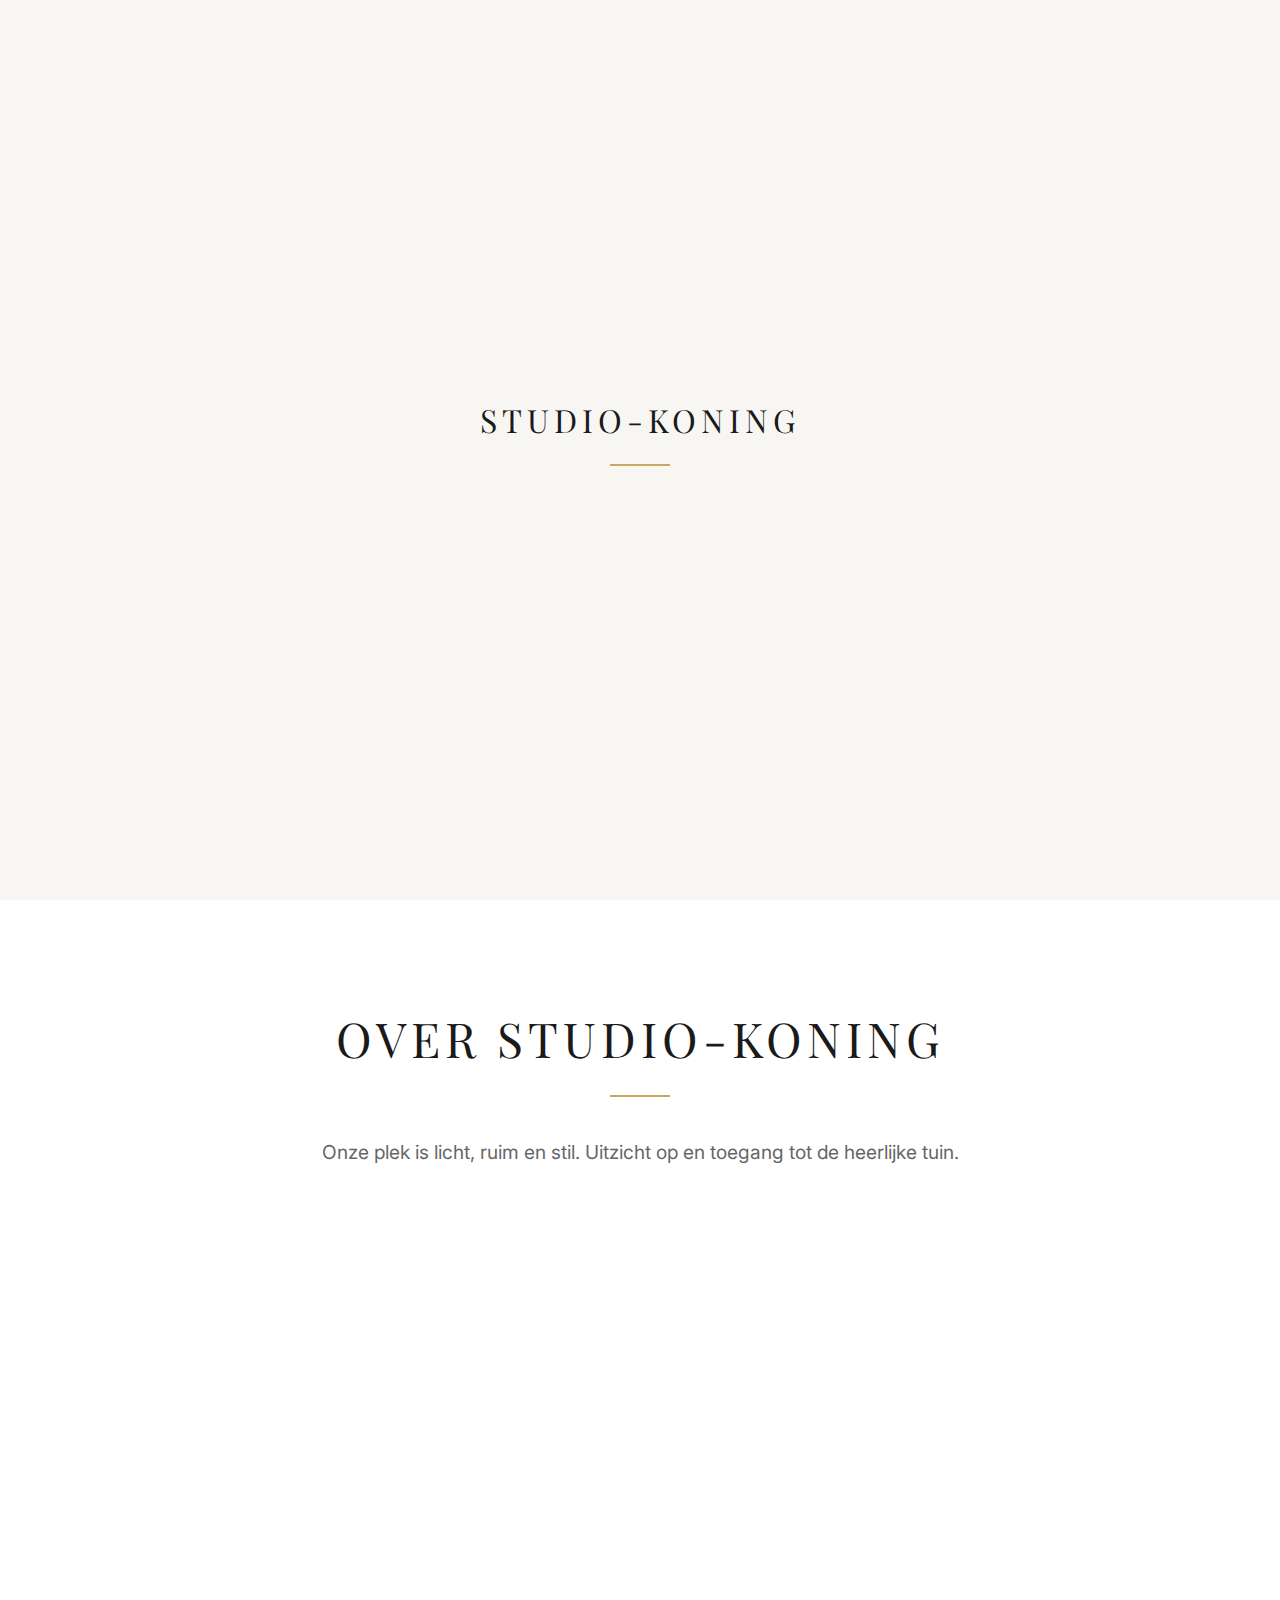
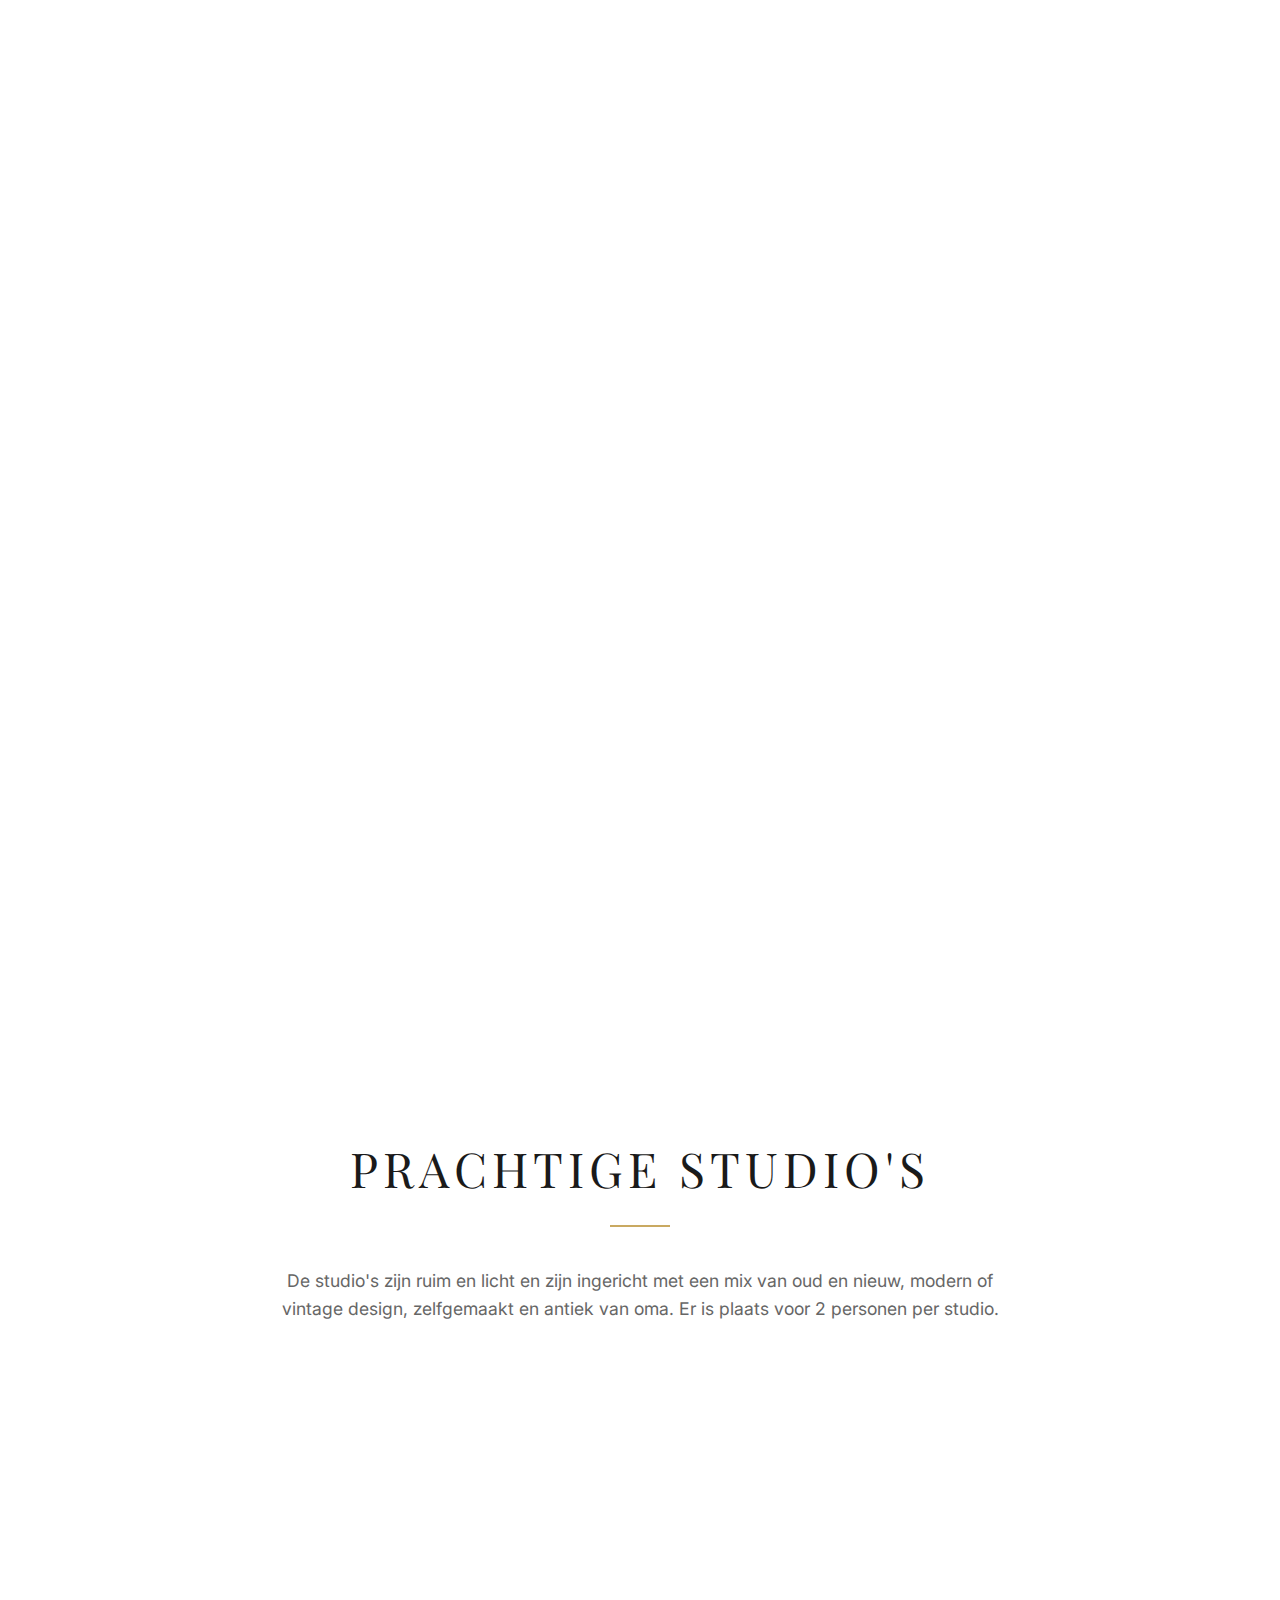
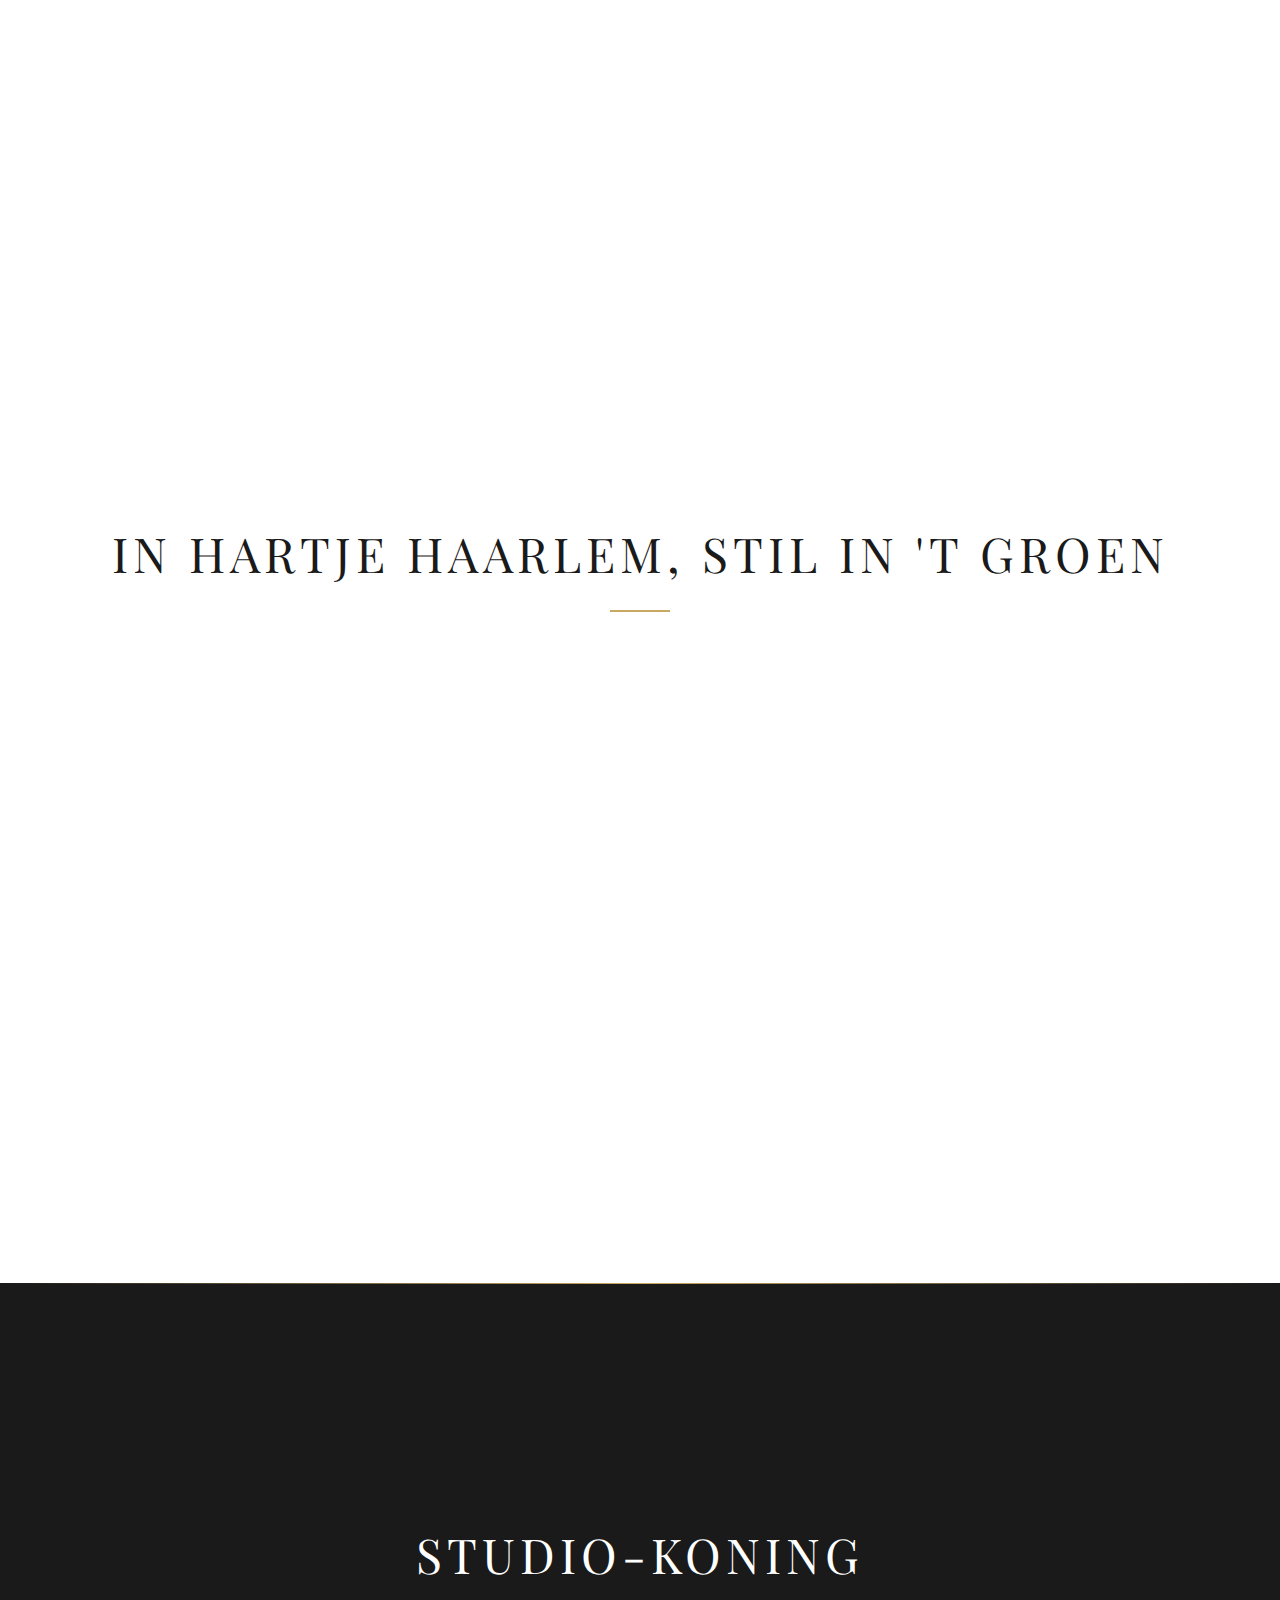
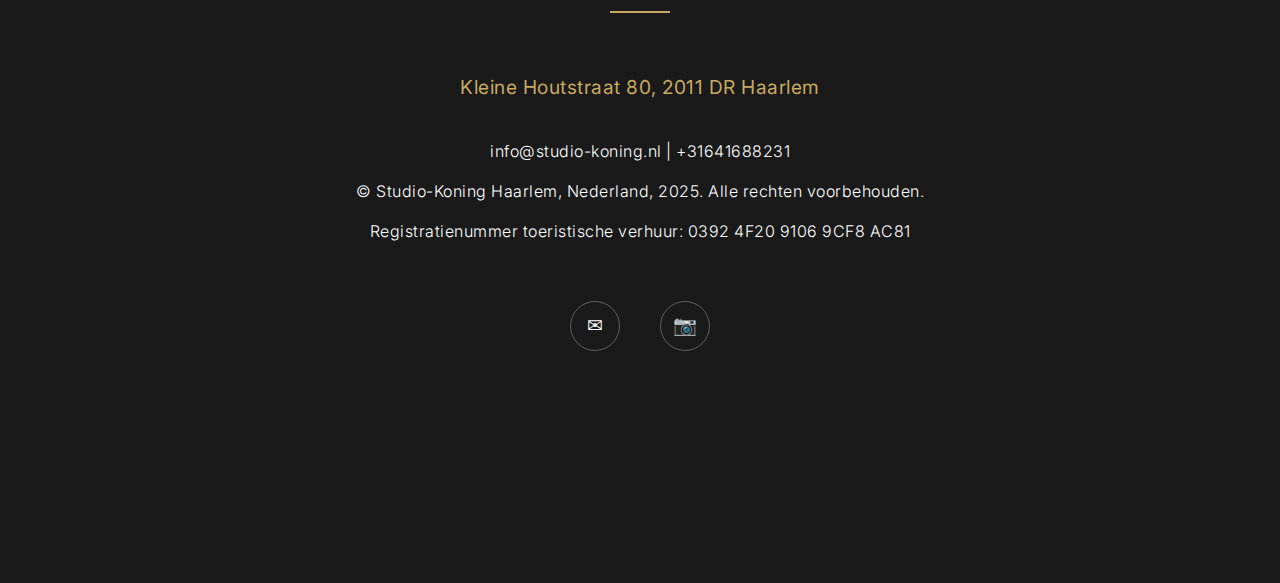
<file: index2.html>
<!DOCTYPE html>
<html lang="nl">
<head>
    <meta charset="UTF-8">
    <meta name="viewport" content="width=device-width, initial-scale=1.0">
    <title>Studio-Koning - Uniek gastenverblijf in hartje Haarlem</title>
    <link rel="preconnect" href="https://fonts.googleapis.com">
    <link rel="preconnect" href="https://fonts.gstatic.com" crossorigin>
    <link href="https://fonts.googleapis.com/css2?family=Playfair+Display:wght@400;700&family=Inter:wght@300;400;500;600&display=swap" rel="stylesheet">
    <style>
        * {
            margin: 0;
            padding: 0;
            box-sizing: border-box;
        }
        
        :root {
            --primary: #1a1a1a;
            --accent: #c9a961;
            --light: #f8f6f3;
            --text: #3a3a3a;
            --shadow: 0 10px 30px rgba(0,0,0,0.1);
        }
        
        body {
            font-family: 'Inter', sans-serif;
            line-height: 1.6;
            color: var(--text);
            overflow-x: hidden;
            background: var(--light);
        }
        
        html {
            scroll-behavior: smooth;
        }
        
        ::selection {
            background: var(--accent);
            color: white;
        }
        
        .container {
            max-width: 1200px;
            margin: 0 auto;
            padding: 0 20px;
        }
        
        .btn-primary {
            background: var(--primary);
            color: white;
            border: none;
            padding: 15px 40px;
            border-radius: 30px;
            font-size: 1rem;
            font-weight: 500;
            letter-spacing: 1px;
            cursor: pointer;
            transition: all 0.3s;
            text-transform: uppercase;
            box-shadow: 0 4px 15px rgba(0,0,0,0.1);
        }
        
        .btn-primary:hover {
            background: var(--accent);
            transform: translateY(-2px);
            box-shadow: 0 6px 20px rgba(0,0,0,0.15);
        }
        
        header {
            position: fixed;
            top: 0;
            width: 100%;
            background: rgba(248, 246, 243, 0.95);
            backdrop-filter: blur(20px);
            z-index: 1000;
            transition: all 0.3s ease;
        }
        
        header.scrolled {
            box-shadow: var(--shadow);
        }
        
        nav {
            display: flex;
            justify-content: space-between;
            align-items: center;
            padding: 25px 0;
            transition: padding 0.3s ease;
        }
        
        header.scrolled nav {
            padding: 15px 0;
        }
        
        .logo {
            font-family: 'Playfair Display', serif;
            font-weight: 700;
            font-size: 1.4rem;
            letter-spacing: 3px;
            color: var(--primary);
        }
        
        nav ul {
            display: flex;
            list-style: none;
            gap: 40px;
            align-items: center;
        }
        
        nav a {
            text-decoration: none;
            color: var(--primary);
            font-size: 0.85rem;
            font-weight: 500;
            transition: all 0.3s;
            text-transform: uppercase;
            letter-spacing: 1.5px;
            position: relative;
        }
        
        nav a::after {
            content: '';
            position: absolute;
            bottom: -5px;
            left: 0;
            width: 0;
            height: 2px;
            background: var(--accent);
            transition: width 0.3s;
        }
        
        nav a:hover::after {
            width: 100%;
        }
        
        .reserve-btn {
            background: var(--primary);
            color: white !important;
            padding: 12px 30px;
            border-radius: 30px;
            transition: all 0.3s;
            box-shadow: 0 4px 15px rgba(0,0,0,0.1);
        }
        
        .reserve-btn:hover {
            background: var(--accent);
            transform: translateY(-2px);
            box-shadow: 0 6px 20px rgba(0,0,0,0.15);
        }
        
        .reserve-btn::after {
            display: none;
        }
        
        section {
            padding: 100px 0;
            min-height: 100vh;
            display: flex;
            align-items: center;
        }
        
        .hero {
            background: linear-gradient(135deg, #f8f6f3 0%, #e8e4dd 100%);
            position: relative;
            overflow: hidden;
        }
        
        .hero::before {
            content: '';
            position: absolute;
            top: -50%;
            left: -50%;
            width: 200%;
            height: 200%;
            background: radial-gradient(circle, rgba(201, 169, 97, 0.1) 0%, transparent 70%);
            animation: pulse 20s ease-in-out infinite;
        }
        
        @keyframes pulse {
            0%, 100% { transform: scale(1) rotate(0deg); }
            50% { transform: scale(1.1) rotate(180deg); }
        }
        
        .hero-content {
            text-align: center;
            position: relative;
            z-index: 1;
        }
        
        h1 {
            font-family: 'Playfair Display', serif;
            font-size: 5rem;
            font-weight: 400;
            margin-bottom: 30px;
            letter-spacing: 10px;
            opacity: 0;
            animation: fadeInUp 1s forwards;
            color: var(--primary);
        }
        
        .subtitle {
            font-size: 1.3rem;
            opacity: 0;
            animation: fadeInUp 1s 0.3s forwards;
            color: var(--text);
            font-weight: 300;
            letter-spacing: 2px;
        }
        
        @keyframes fadeInUp {
            to {
                opacity: 1;
                transform: translateY(0);
            }
            from {
                opacity: 0;
                transform: translateY(40px);
            }
        }
        
        .about {
            background: white;
        }
        
        .about-grid {
            display: grid;
            grid-template-columns: repeat(auto-fit, minmax(300px, 1fr));
            gap: 40px;
            margin-top: 60px;
        }
        
        .about-item {
            text-align: center;
            position: relative;
            overflow: hidden;
            border-radius: 8px;
            box-shadow: 0 5px 20px rgba(0,0,0,0.08);
            transition: all 0.3s ease;
        }
        
        .about-item:hover {
            transform: translateY(-10px);
            box-shadow: var(--shadow);
        }
        
        .about-item img {
            width: 100%;
            height: 400px;
            object-fit: cover;
            transition: transform 0.6s ease;
        }
        
        .about-item:hover img {
            transform: scale(1.1);
        }
        
        .about-item::after {
            content: '';
            position: absolute;
            top: 0;
            left: 0;
            right: 0;
            bottom: 0;
            background: linear-gradient(to bottom, transparent 50%, rgba(201, 169, 97, 0.1));
            opacity: 0;
            transition: opacity 0.3s;
        }
        
        .about-item:hover::after {
            opacity: 1;
        }
        
        h2 {
            font-family: 'Playfair Display', serif;
            font-size: 3rem;
            font-weight: 400;
            margin-bottom: 40px;
            text-align: center;
            letter-spacing: 5px;
            color: var(--primary);
            position: relative;
            padding-bottom: 20px;
        }
        
        h2::after {
            content: '';
            position: absolute;
            bottom: 0;
            left: 50%;
            transform: translateX(-50%);
            width: 60px;
            height: 2px;
            background: var(--accent);
        }
        
        .studios {
            background: white;
        }
        
        .studio-showcase {
            display: grid;
            grid-template-columns: repeat(2, 1fr);
            gap: 30px;
            margin-top: 60px;
        }
        
        .studio-card {
            position: relative;
            overflow: hidden;
            border-radius: 8px;
            height: 500px;
            cursor: pointer;
            box-shadow: 0 5px 20px rgba(0,0,0,0.08);
            transition: all 0.3s ease;
        }
        
        .studio-card:hover {
            transform: translateY(-10px);
            box-shadow: var(--shadow);
        }
        
        .studio-card img {
            width: 100%;
            height: 100%;
            object-fit: cover;
            transition: transform 0.6s ease;
        }
        
        .studio-card:hover img {
            transform: scale(1.15);
        }
        
        .studio-info {
            position: absolute;
            bottom: 0;
            left: 0;
            right: 0;
            background: linear-gradient(to top, rgba(26,26,26,0.9), transparent);
            color: white;
            padding: 50px 40px 40px;
            transform: translateY(100%);
            transition: transform 0.4s ease;
        }
        
        .studio-card:hover .studio-info {
            transform: translateY(0);
        }
        
        .studio-info h3 {
            font-family: 'Playfair Display', serif;
            font-size: 1.8rem;
            margin-bottom: 10px;
            letter-spacing: 1px;
        }
        
        .location {
            background: white;
        }
        
        .location-content {
            display: grid;
            grid-template-columns: 1fr 1fr;
            gap: 60px;
            align-items: center;
        }
        
        .map-container {
            height: 500px;
            background: #f0f0f0;
            border-radius: 4px;
            position: relative;
            overflow: hidden;
        }
        
        .contact {
            background: var(--primary);
            color: white;
            text-align: center;
            padding: 100px 0;
            position: relative;
            overflow: hidden;
        }
        
        .contact::before {
            content: '';
            position: absolute;
            top: 0;
            left: 0;
            right: 0;
            height: 1px;
            background: linear-gradient(90deg, transparent, var(--accent), transparent);
        }
        
        .contact h2 {
            color: white;
        }
        
        .contact h2::after {
            background: var(--accent);
        }
        
        .contact-info {
            margin-top: 50px;
            font-size: 1rem;
            line-height: 2.5;
            font-weight: 300;
            letter-spacing: 0.5px;
        }
        
        .contact-info p:first-child {
            font-size: 1.2rem;
            margin-bottom: 20px;
            color: var(--accent);
            font-weight: 400;
        }
        
        .social-links {
            margin-top: 50px;
            display: flex;
            justify-content: center;
            gap: 40px;
        }
        
        .social-links a {
            width: 50px;
            height: 50px;
            border: 1px solid rgba(255,255,255,0.3);
            border-radius: 50%;
            display: flex;
            align-items: center;
            justify-content: center;
            color: white;
            font-size: 1.2rem;
            transition: all 0.3s;
            text-decoration: none;
        }
        
        .social-links a:hover {
            background: var(--accent);
            border-color: var(--accent);
            transform: translateY(-5px);
        }
        
        @media (max-width: 768px) {
            nav ul {
                display: none;
            }
            
            h1 {
                font-size: 2.5rem;
            }
            
            .studio-showcase,
            .location-content {
                grid-template-columns: 1fr;
            }
            
            section {
                padding: 60px 0;
            }
        }
    </style>
</head>
<body>
    <header>
        <nav class="container">
            <div class="logo">STUDIO-KONING</div>
            <ul>
                <li><a href="#home">STUDIO-KONING</a></li>
                <li><a href="#studios">STUDIO'S EN PRIJZEN</a></li>
                <li><a href="#about">OVER ONS</a></li>
                <li><a href="#location">WAAR IN HAARLEM?</a></li>
                <li><a href="#contact" class="reserve-btn">RESERVEREN</a></li>
            </ul>
        </nav>
    </header>

    <section id="home" class="hero">
        <div class="container">
            <div class="hero-content">
                <h1>STUDIO-KONING</h1>
                <p class="subtitle">Uniek gastenverblijf in hartje Haarlem</p>
            </div>
        </div>
    </section>

    <section id="about" class="about">
        <div class="container">
            <h2>OVER STUDIO-KONING</h2>
            <p style="text-align: center; font-size: 1.2rem; color: #666; margin-bottom: 40px;">
                Onze plek is licht, ruim en stil. Uitzicht op en toegang tot de heerlijke tuin.
            </p>
            <div class="about-grid">
                <div class="about-item">
                    <img src="data:image/svg+xml,<svg xmlns='http://www.w3.org/2000/svg' viewBox='0 0 400 500'><rect fill='%23e8e8e8' width='400' height='500'/><text x='50%' y='50%' text-anchor='middle' fill='%23999' font-size='20'>Interior 1</text></svg>" alt="Studio Interior">
                </div>
                <div class="about-item">
                    <img src="data:image/svg+xml,<svg xmlns='http://www.w3.org/2000/svg' viewBox='0 0 400 500'><rect fill='%23e8e8e8' width='400' height='500'/><text x='50%' y='50%' text-anchor='middle' fill='%23999' font-size='20'>Interior 2</text></svg>" alt="Studio Interior">
                </div>
                <div class="about-item">
                    <img src="data:image/svg+xml,<svg xmlns='http://www.w3.org/2000/svg' viewBox='0 0 400 500'><rect fill='%23e8e8e8' width='400' height='500'/><text x='50%' y='50%' text-anchor='middle' fill='%23999' font-size='20'>Exterior</text></svg>" alt="Studio Exterior">
                </div>
            </div>
        </div>
    </section>

    <section id="studios" class="studios">
        <div class="container">
            <h2>PRACHTIGE STUDIO'S</h2>
            <p style="text-align: center; font-size: 1.1rem; color: #666;">
                De studio's zijn ruim en licht en zijn ingericht met een mix van oud en nieuw, modern of<br>
                vintage design, zelfgemaakt en antiek van oma. Er is plaats voor 2 personen per studio.
            </p>
            <div class="studio-showcase">
                <div class="studio-card">
                    <img src="data:image/svg+xml,<svg xmlns='http://www.w3.org/2000/svg' viewBox='0 0 600 500'><rect fill='%23f0f0f0' width='600' height='500'/><text x='50%' y='50%' text-anchor='middle' fill='%23999' font-size='20'>Slaapkamer Studio 2</text></svg>" alt="Slaapkamer Studio">
                    <div class="studio-info">
                        <h3>Slaapkamer Studio 2</h3>
                        <p>Koffie, thee en een drankje staan voor je klaar.</p>
                    </div>
                </div>
                <div class="studio-card">
                    <img src="data:image/svg+xml,<svg xmlns='http://www.w3.org/2000/svg' viewBox='0 0 600 500'><rect fill='%23f0f0f0' width='600' height='500'/><text x='50%' y='50%' text-anchor='middle' fill='%23999' font-size='20'>Doorloop Studio 1</text></svg>" alt="Doorloop Studio">
                    <div class="studio-info">
                        <h3>Doorloop Studio 1</h3>
                        <p>Een daglichte 'thuiswerken', werkplek voor een dag.</p>
                    </div>
                </div>
            </div>
        </div>
    </section>

    <section id="location" class="location">
        <div class="container">
            <h2>IN HARTJE HAARLEM, STIL IN 'T GROEN</h2>
            <div class="location-content">
                <div>
                    <p style="font-size: 1.1rem; line-height: 1.8; color: #666;">
                        Of je nu een weekendje of iets langer in Haarlem verblijft, Studio-Koning is de ideale uitvalsbasis. 
                        We zitten hartje centrum, in een heerlijke groene tuin waar stiltje overheerst. De stad is te voet 
                        perfect te verkennen. De leukste winkels, de mooiste hofjes, cafés, restaurants, musea, alles is op 
                        loopafstand. Even naar zee of de bollenvelden, onze fietsen mag je gratis gebruiken. Of is op loopafstand, 
                        waardoor je binnen een half uur in hartje Amsterdam of op 't strand kunt staan.
                    </p>
                    <button class="btn-primary" style="margin-top: 40px;">
                        Reserveren
                    </button>
                </div>
                <div class="map-container">
                    <iframe src="https://www.google.com/maps/embed?pb=!1m18!1m12!1m3!1d19423.27877651!2d4.6292!3d52.3814!2m3!1f0!2f0!3f0!3m2!1i1024!2i768!4f13.1!3m3!1m2!1s0x47c5ef6b927c5e5f%3A0x5dfb28e9c8b9b0f6!2sHaarlem%2C%20Netherlands!5e0!3m2!1sen!2sus!4v1652890231456!5m2!1sen!2sus" 
                            width="100%" 
                            height="100%" 
                            style="border:0;" 
                            allowfullscreen="" 
                            loading="lazy">
                    </iframe>
                </div>
            </div>
        </div>
    </section>

    <section id="contact" class="contact">
        <div class="container">
            <h2>STUDIO-KONING</h2>
            <div class="contact-info">
                <p>Kleine Houtstraat 80, 2011 DR Haarlem</p>
                <p>info@studio-koning.nl | +31641688231</p>
                <p>© Studio-Koning Haarlem, Nederland, 2025. Alle rechten voorbehouden.</p>
                <p>Registratienummer toeristische verhuur: 0392 4F20 9106 9CF8 AC81</p>
            </div>
            <div class="social-links">
                <a href="#">✉</a>
                <a href="#">📷</a>
            </div>
        </div>
    </section>

    <script>
        let lastScroll = 0;
        const header = document.querySelector('header');
        
        window.addEventListener('scroll', () => {
            const currentScroll = window.pageYOffset;
            
            if (currentScroll > 100) {
                header.classList.add('scrolled');
            } else {
                header.classList.remove('scrolled');
            }
            
            if (currentScroll > lastScroll && currentScroll > 500) {
                header.style.transform = 'translateY(-100%)';
            } else {
                header.style.transform = 'translateY(0)';
            }
            
            lastScroll = currentScroll;
        });

        document.querySelectorAll('a[href^="#"]').forEach(anchor => {
            anchor.addEventListener('click', function (e) {
                e.preventDefault();
                const target = document.querySelector(this.getAttribute('href'));
                if (target) {
                    target.scrollIntoView({
                        behavior: 'smooth',
                        block: 'start'
                    });
                }
            });
        });

        const observerOptions = {
            threshold: 0.1,
            rootMargin: '0px 0px -100px 0px'
        };

        const observer = new IntersectionObserver((entries) => {
            entries.forEach((entry, index) => {
                if (entry.isIntersecting) {
                    setTimeout(() => {
                        entry.target.style.opacity = '1';
                        entry.target.style.transform = 'translateY(0)';
                    }, index * 100);
                }
            });
        }, observerOptions);

        document.querySelectorAll('.about-item, .studio-card, .location-content > div').forEach(el => {
            el.style.opacity = '0';
            el.style.transform = 'translateY(50px)';
            el.style.transition = 'all 0.8s cubic-bezier(0.4, 0, 0.2, 1)';
            observer.observe(el);
        });

        const mobileMenuBtn = document.createElement('button');
        mobileMenuBtn.innerHTML = '<span></span><span></span><span></span>';
        mobileMenuBtn.className = 'mobile-menu-btn';
        mobileMenuBtn.style.cssText = `
            display: none;
            background: none;
            border: none;
            cursor: pointer;
            padding: 10px;
            position: relative;
            width: 30px;
            height: 30px;
        `;
        
        const spans = mobileMenuBtn.querySelectorAll('span');
        spans.forEach((span, i) => {
            span.style.cssText = `
                display: block;
                width: 100%;
                height: 2px;
                background: var(--primary);
                position: absolute;
                left: 0;
                transition: all 0.3s;
                top: ${i * 10}px;
            `;
        });
        
        document.querySelector('nav').appendChild(mobileMenuBtn);
        
        mobileMenuBtn.addEventListener('click', () => {
            const menu = document.querySelector('nav ul');
            menu.classList.toggle('active');
            mobileMenuBtn.classList.toggle('active');
        });
        
        const style = document.createElement('style');
        style.textContent = `
            @media (max-width: 768px) {
                .mobile-menu-btn {
                    display: block !important;
                }
                nav ul {
                    position: fixed;
                    top: 70px;
                    left: 0;
                    right: 0;
                    background: var(--light);
                    flex-direction: column;
                    padding: 20px;
                    transform: translateX(-100%);
                    transition: transform 0.3s;
                    box-shadow: var(--shadow);
                }
                nav ul.active {
                    transform: translateX(0);
                }
                .mobile-menu-btn.active span:nth-child(1) {
                    transform: rotate(45deg);
                    top: 10px;
                }
                .mobile-menu-btn.active span:nth-child(2) {
                    opacity: 0;
                }
                .mobile-menu-btn.active span:nth-child(3) {
                    transform: rotate(-45deg);
                    top: 10px;
                }
            }
        `;
        document.head.appendChild(style);

        const loadingScreen = document.createElement('div');
        loadingScreen.className = 'loading-screen';
        loadingScreen.style.cssText = `
            position: fixed;
            top: 0;
            left: 0;
            width: 100%;
            height: 100%;
            background: var(--light);
            display: flex;
            align-items: center;
            justify-content: center;
            z-index: 9999;
            transition: opacity 0.5s;
        `;
        loadingScreen.innerHTML = '<h2 style="font-family: Playfair Display, serif; font-size: 2rem; color: var(--primary); letter-spacing: 5px;">STUDIO-KONING</h2>';
        document.body.appendChild(loadingScreen);
        
        window.addEventListener('load', () => {
            setTimeout(() => {
                loadingScreen.style.opacity = '0';
                setTimeout(() => loadingScreen.remove(), 500);
            }, 1000);
        });
    </script>
</body>
</html>
</file>
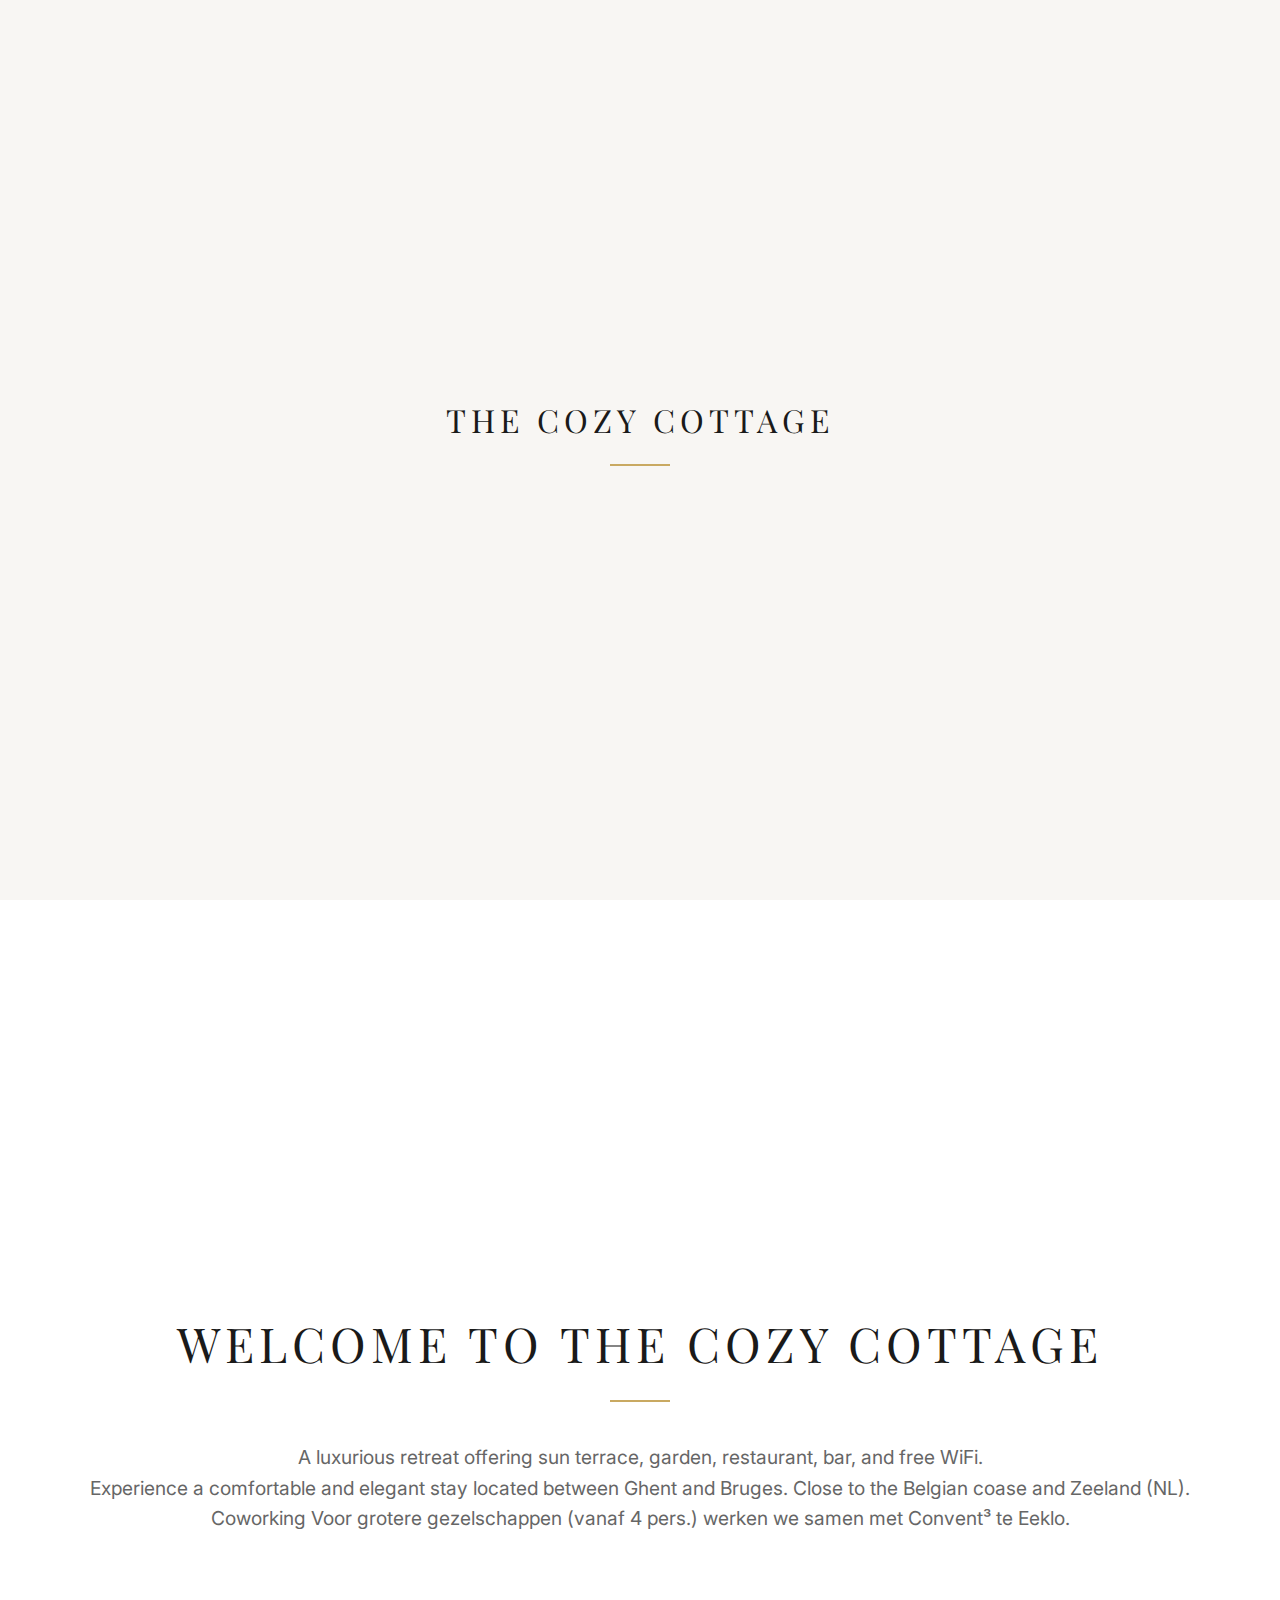
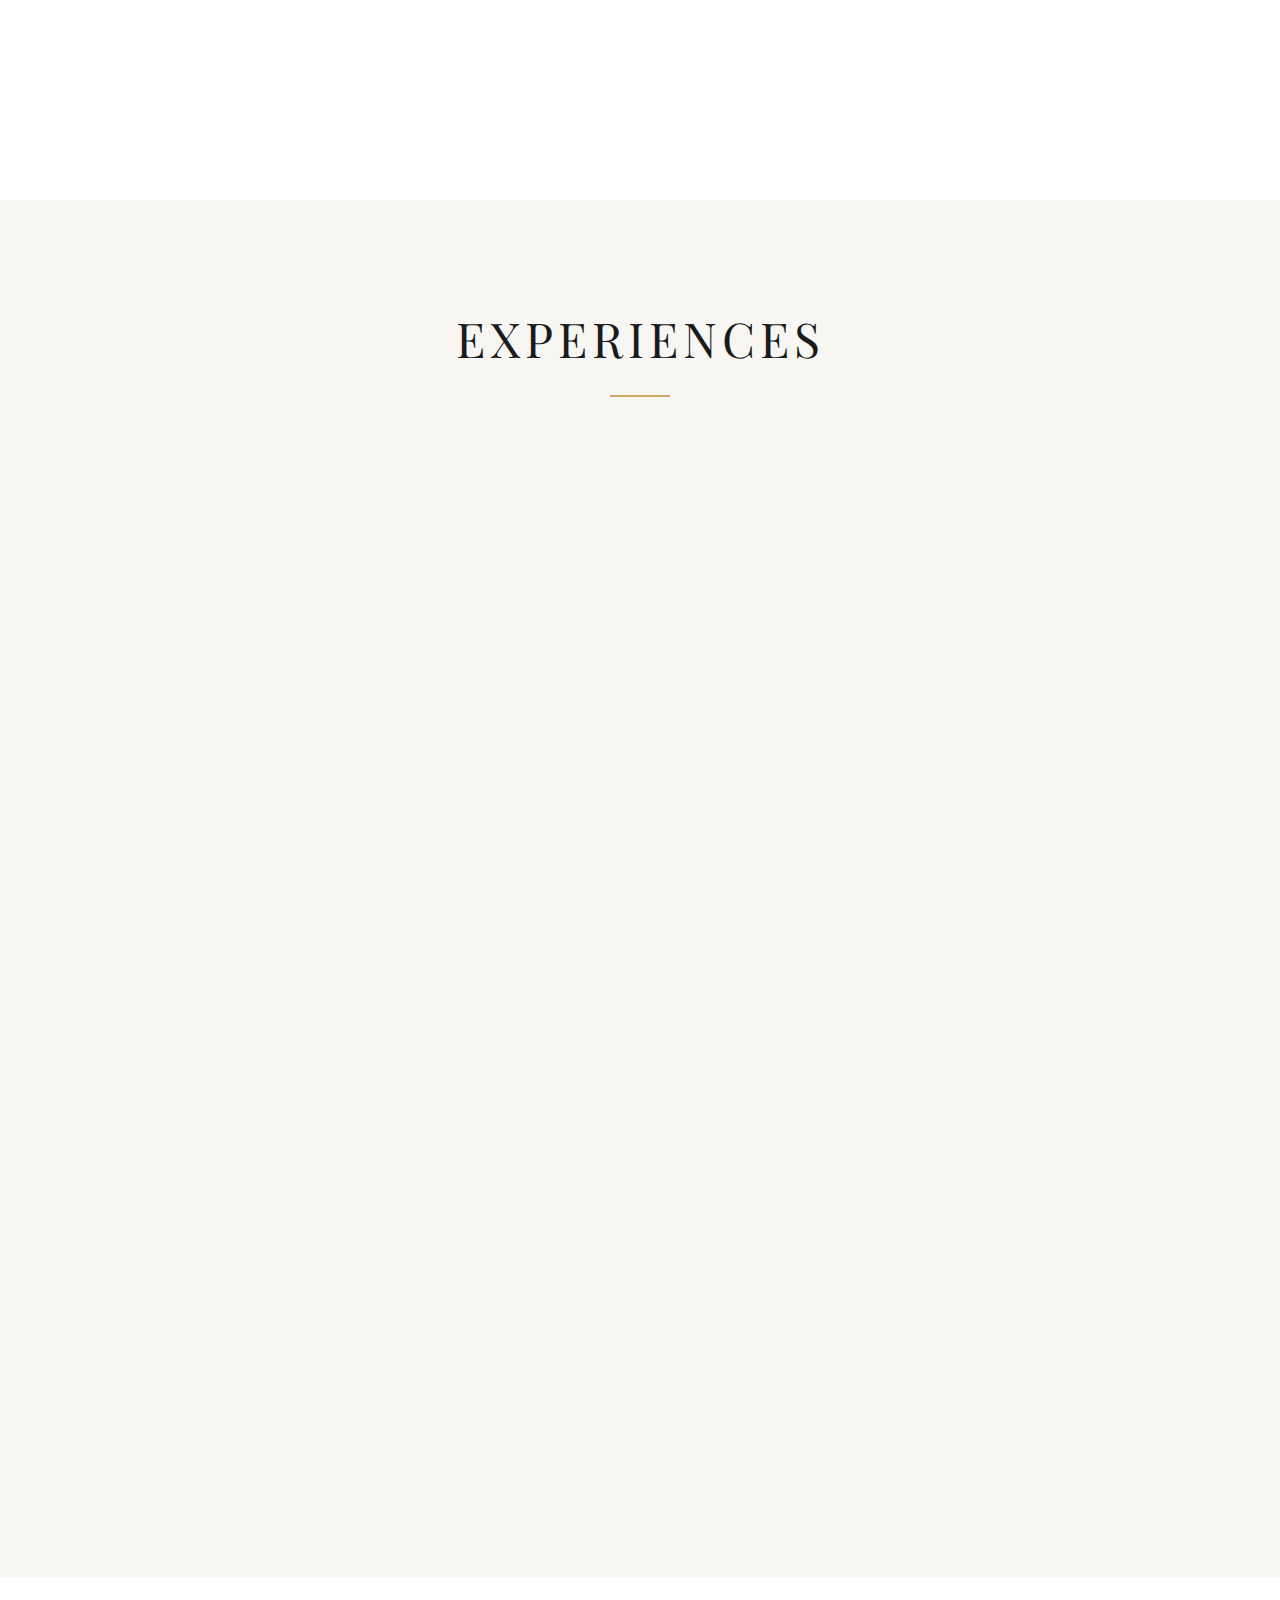
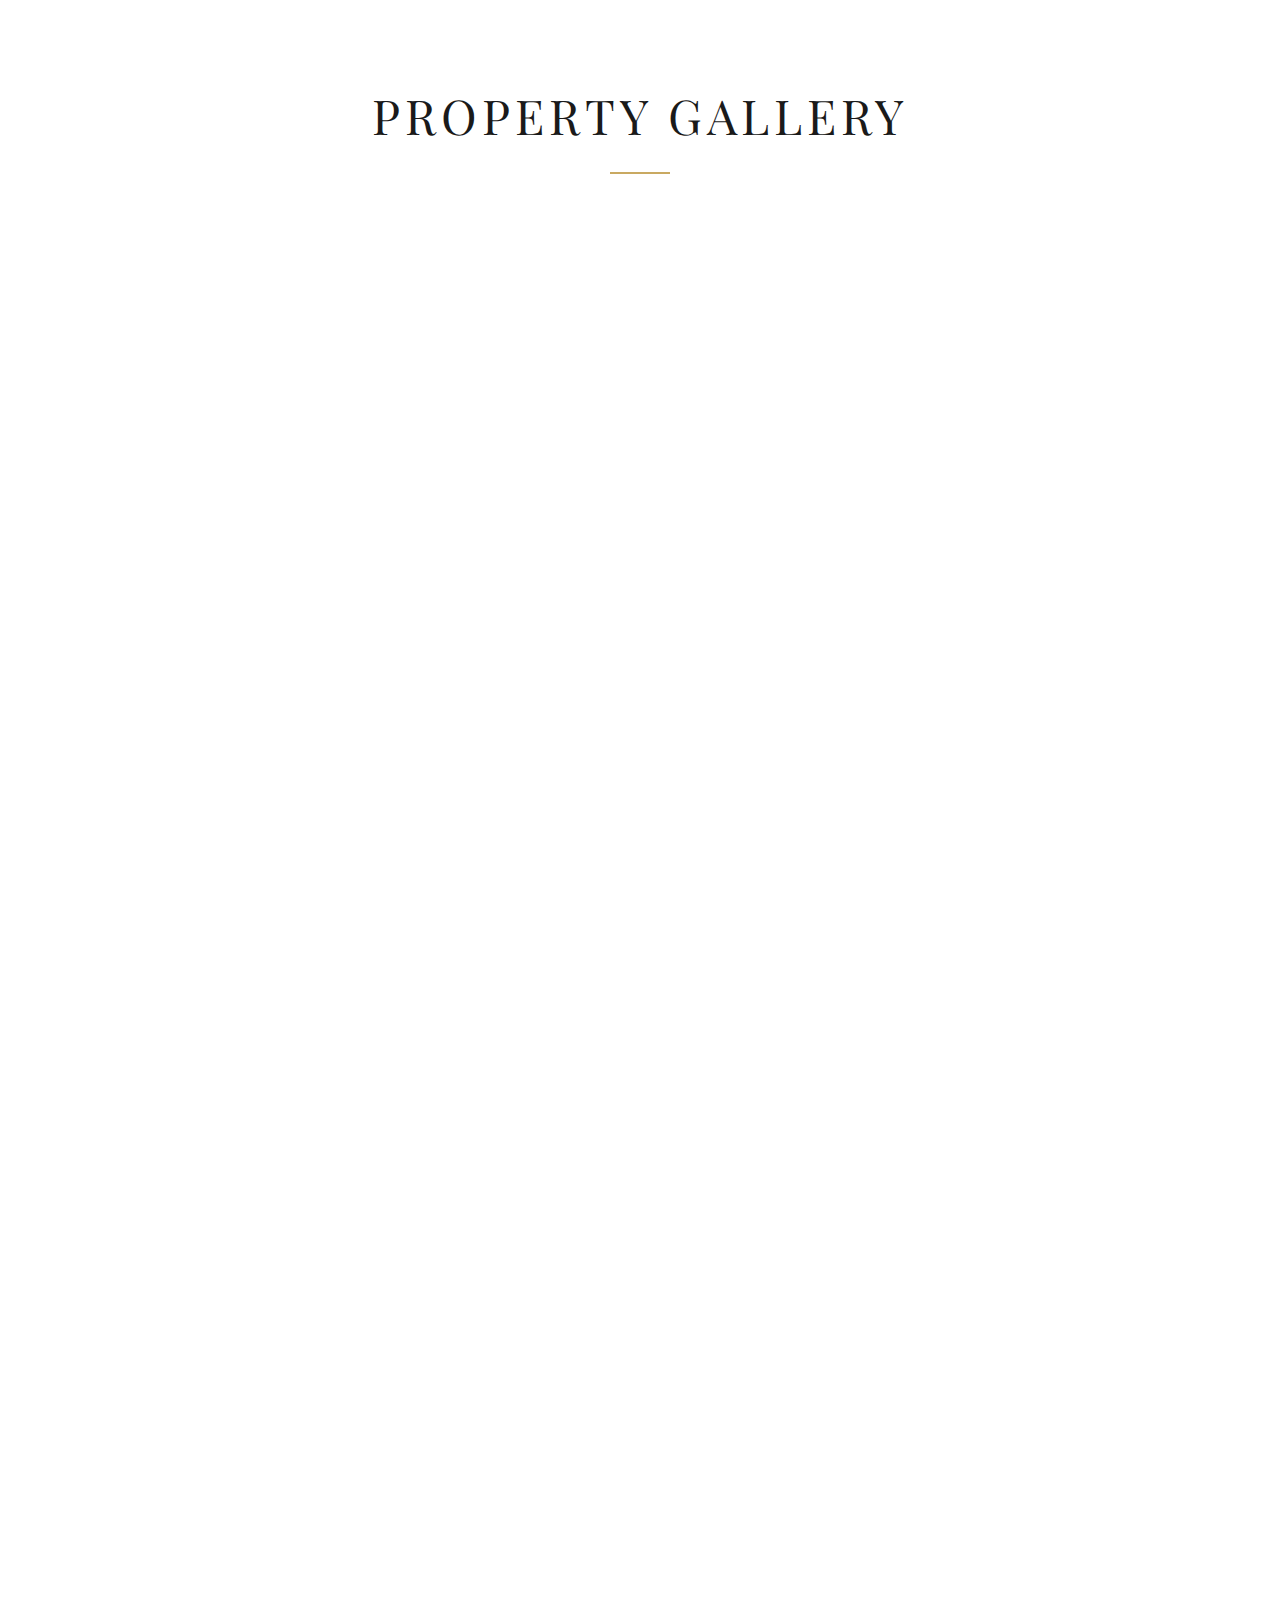
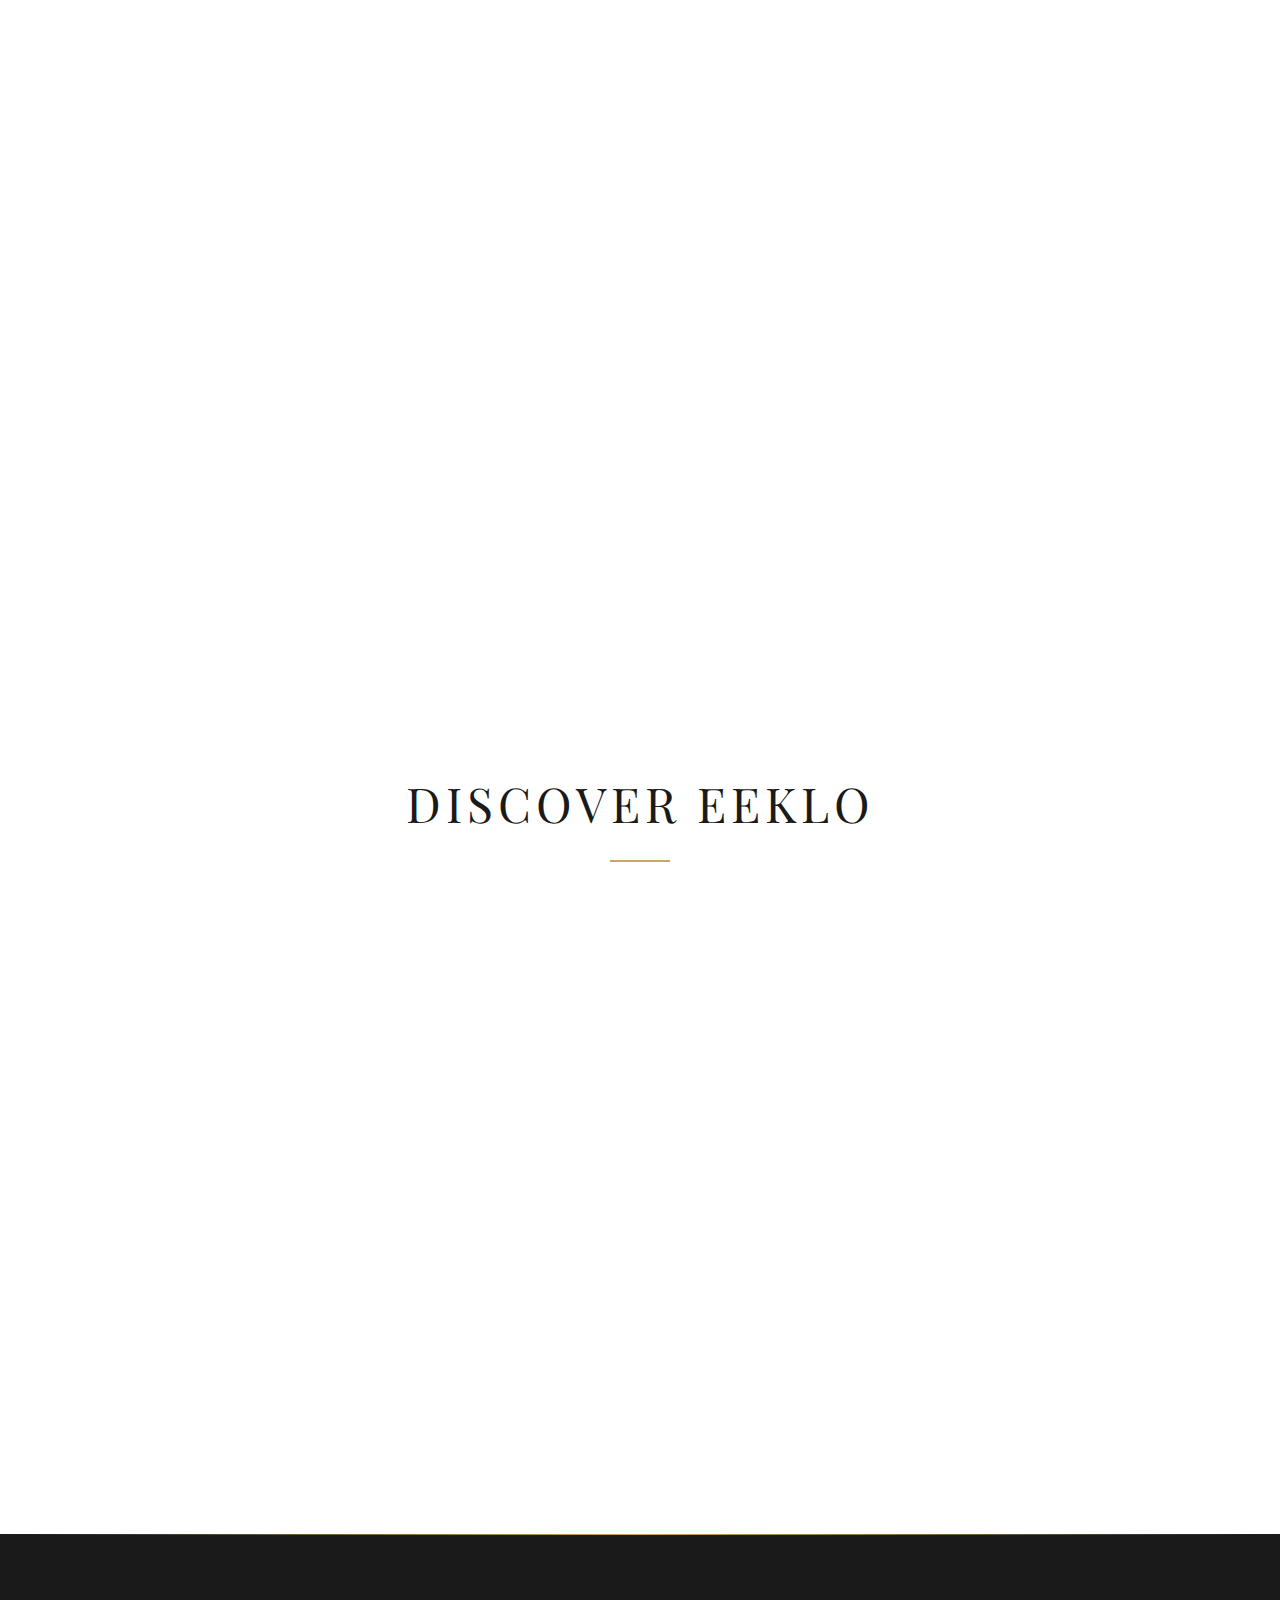
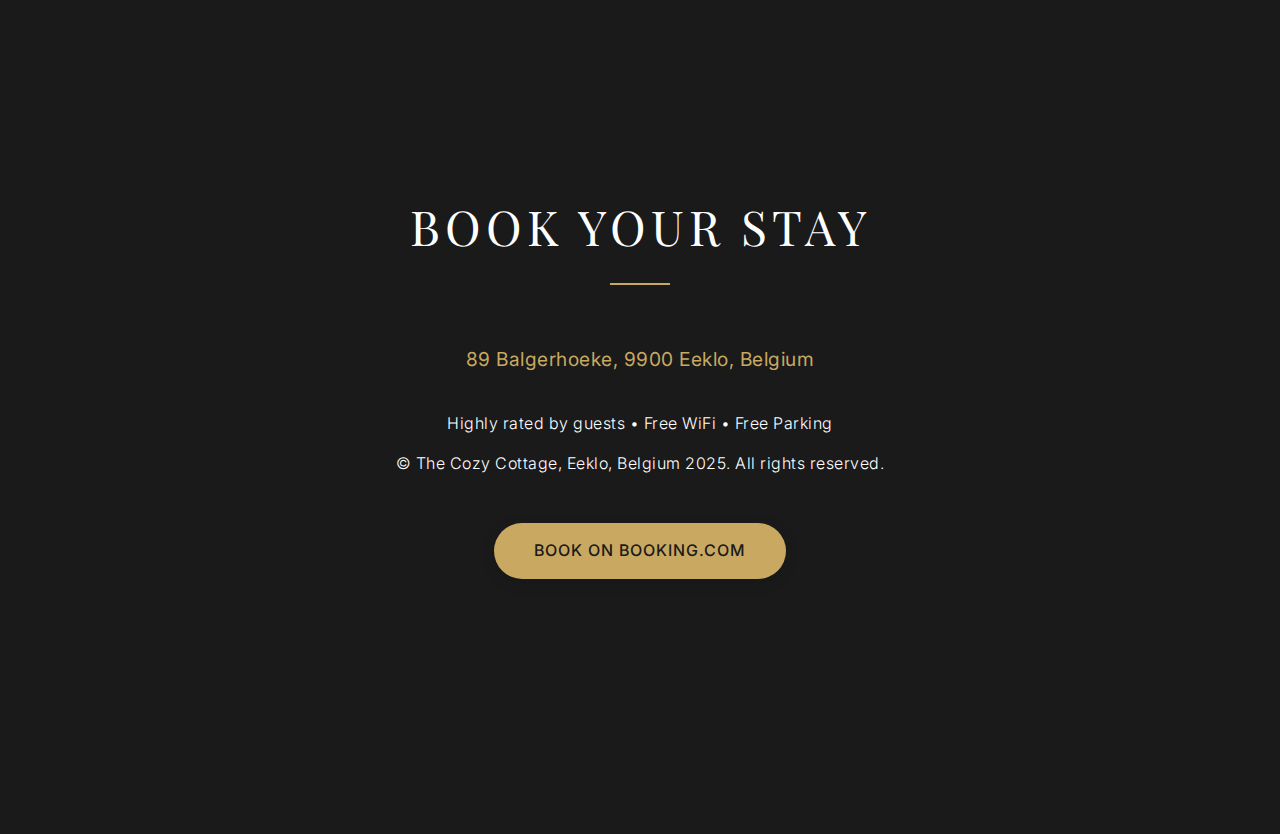
<file: index_almost.html>
<!DOCTYPE html>
<html lang="en">
<head>
    <meta charset="UTF-8">
    <meta name="viewport" content="width=device-width, initial-scale=1.0">
    <title>The Cozy Cottage - Luxury Retreat in Eeklo, Belgium</title>
    <link rel="preconnect" href="https://fonts.googleapis.com">
    <link rel="preconnect" href="https://fonts.gstatic.com" crossorigin>
    <link href="https://fonts.googleapis.com/css2?family=Playfair+Display:wght@400;700&family=Inter:wght@300;400;500;600&display=swap" rel="stylesheet">
    <style>
        * {
            margin: 0;
            padding: 0;
            box-sizing: border-box;
        }
        
        :root {
            --primary: #1a1a1a;
            --accent: #c9a961;
            --light: #f8f6f3;
            --text: #3a3a3a;
            --shadow: 0 10px 30px rgba(0,0,0,0.1);
        }
        
        body {
            font-family: 'Inter', sans-serif;
            line-height: 1.6;
            color: var(--text);
            overflow-x: hidden;
            background: var(--light);
        }
        
        html {
            scroll-behavior: smooth;
        }
        
        ::selection {
            background: var(--accent);
            color: white;
        }
        
        .container {
            max-width: 1200px;
            margin: 0 auto;
            padding: 0 20px;
        }
        
        .btn-primary {
            background: var(--primary);
            color: white;
            border: none;
            padding: 15px 40px;
            border-radius: 30px;
            font-size: 1rem;
            font-weight: 500;
            letter-spacing: 1px;
            cursor: pointer;
            transition: all 0.3s;
            text-transform: uppercase;
            box-shadow: 0 4px 15px rgba(0,0,0,0.1);
            text-decoration: none;
            display: inline-block;
        }
        
        .btn-primary:hover {
            background: var(--accent);
            transform: translateY(-2px);
            box-shadow: 0 6px 20px rgba(0,0,0,0.15);
        }
        
        header {
            position: fixed;
            top: 0;
            width: 100%;
            background: rgba(248, 246, 243, 0.95);
            backdrop-filter: blur(20px);
            z-index: 1000;
            transition: all 0.3s ease;
        }
        
        header.scrolled {
            box-shadow: var(--shadow);
        }
        
        nav {
            display: flex;
            justify-content: space-between;
            align-items: center;
            padding: 25px 0;
            transition: padding 0.3s ease;
        }
        
        header.scrolled nav {
            padding: 15px 0;
        }
        
        .logo {
            font-family: 'Playfair Display', serif;
            font-weight: 700;
            font-size: 1.4rem;
            letter-spacing: 3px;
            color: var(--primary);
        }
        
        nav ul {
            display: flex;
            list-style: none;
            gap: 40px;
            align-items: center;
        }
        
        nav a {
            text-decoration: none;
            color: var(--primary);
            font-size: 0.85rem;
            font-weight: 500;
            transition: all 0.3s;
            text-transform: uppercase;
            letter-spacing: 1.5px;
            position: relative;
        }
        
        nav a::after {
            content: '';
            position: absolute;
            bottom: -5px;
            left: 0;
            width: 0;
            height: 2px;
            background: var(--accent);
            transition: width 0.3s;
        }
        
        nav a:hover::after {
            width: 100%;
        }
        
        .reserve-btn {
            background: var(--primary);
            color: white !important;
            padding: 12px 30px;
            transition: all 0.3s;
            box-shadow: 0 4px 15px rgba(0,0,0,0.1);
        }
        
        .reserve-btn:hover {
            background: var(--accent);
            transform: translateY(-2px);
            box-shadow: 0 6px 20px rgba(0,0,0,0.15);
        }
        
        .reserve-btn::after {
            display: none;
        }
        
        section {
            padding: 100px 0;
            min-height: 100vh;
            display: flex;
            align-items: center;
        }
        
        .hero {
            background: linear-gradient(rgba(0,0,0,0.3), rgba(0,0,0,0.3)), url('coworking_1.jpg') center/cover;
            position: relative;
            overflow: hidden;
        }
        
        .hero-content {
            text-align: center;
            position: relative;
            z-index: 1;
        }
        
        h1 {
            font-family: 'Playfair Display', serif;
            font-size: 5rem;
            font-weight: 400;
            margin-bottom: 30px;
            letter-spacing: 10px;
            opacity: 0;
            animation: fadeInUp 1s forwards;
            color: white;
            text-shadow: 2px 2px 4px rgba(0,0,0,0.5);
        }
        
        .subtitle {
            font-size: 1.3rem;
            opacity: 0;
            animation: fadeInUp 1s 0.3s forwards;
            color: white;
            font-weight: 300;
            letter-spacing: 2px;
        }
        
        @keyframes fadeInUp {
            to {
                opacity: 1;
                transform: translateY(0);
            }
            from {
                opacity: 0;
                transform: translateY(40px);
            }
        }
        
        .about {
            background: white;
        }
        
        .about-header {
            text-align: center;
	    max-height: 10vh;
        }
        
        .image-showcase {
            display: grid;
            grid-template-columns: repeat(2, 1fr);
            gap: 20px;
            margin-bottom: 80px;
        }
        
        .image-showcase-item {
            position: relative;
            overflow: hidden;
            border-radius: 8px;
            height: 400px;
        }
        
        .image-showcase-item.large {
            grid-column: span 2;
            height: 500px;
        }
        
        .image-showcase-item img {
            width: 100%;
            height: 100%;
            object-fit: cover;
            transition: transform 0.6s ease;
        }
        
        .image-showcase-item:hover img {
            transform: scale(1.1);
        }
        
        h2 {
            font-family: 'Playfair Display', serif;
            font-size: 3rem;
            font-weight: 400;
            margin-bottom: 40px;
            text-align: center;
            letter-spacing: 5px;
            color: var(--primary);
            position: relative;
            padding-bottom: 20px;
        }
        
        h2::after {
            content: '';
            position: absolute;
            bottom: 0;
            left: 50%;
            transform: translateX(-50%);
            width: 60px;
            height: 2px;
            background: var(--accent);
        }
        
        .features {
            background: var(--light);
            padding: 100px 0;
        }
        
        .features-grid {
            display: grid;
            grid-template-columns: repeat(2, 1fr);
            gap: 40px;
            margin-top: 60px;
        }
        
        .feature-card {
            background: white;
            border-radius: 8px;
            overflow: hidden;
            box-shadow: 0 5px 20px rgba(0,0,0,0.08);
            transition: all 0.3s ease;
        }
        
        .feature-card:hover {
            transform: translateY(-10px);
            box-shadow: var(--shadow);
        }
        
        .feature-image {
            width: 100%;
            height: 250px;
            object-fit: cover;
        }
        
        .feature-content {
            padding: 40px;
        }
        
        .feature-card h3 {
            font-family: 'Playfair Display', serif;
            font-size: 1.8rem;
            margin-bottom: 20px;
            color: var(--primary);
        }
        
        .feature-card p {
            color: var(--text);
            line-height: 1.8;
        }
        
        .gallery {
            background: white;
            padding: 100px 0;
        }
        
        .gallery-grid {
            display: grid;
            grid-template-columns: repeat(3, 1fr);
            gap: 20px;
            margin-top: 60px;
        }
        
        .gallery-item {
            position: relative;
            overflow: hidden;
            border-radius: 8px;
            height: 300px;
            cursor: pointer;
            transition: all 0.3s ease;
        }
        
        .gallery-item:nth-child(4) {
            grid-column: span 2;
        }
        
        .gallery-item:nth-child(7) {
            grid-row: span 2;
            height: 620px;
        }
        
        .gallery-item img {
            width: 100%;
            height: 100%;
            object-fit: cover;
            transition: transform 0.6s ease;
        }
        
        .gallery-item:hover img {
            transform: scale(1.1);
        }
        
        .amenities {
            background: var(--light);
            padding: 100px 0;
        }
        
        .amenities-list {
            display: grid;
            grid-template-columns: repeat(3, 1fr);
            gap: 40px;
            margin-top: 60px;
        }
        
        .amenity-item {
            text-align: center;
            padding: 30px;
            background: white;
            border-radius: 8px;
            transition: all 0.3s;
        }
        
        .amenity-item:hover {
            transform: translateY(-5px);
            box-shadow: var(--shadow);
        }
        
        .amenity-icon {
            font-size: 2.5rem;
            margin-bottom: 15px;
        }
        
        .location {
            background: white;
            padding: 100px 0;
        }
        
        .location-content {
            display: grid;
            grid-template-columns: 1fr 1fr;
            gap: 80px;
            align-items: center;
        }
        
        .location-content p {
            font-size: 1.1rem;
            line-height: 2;
            color: var(--text);
            margin-bottom: 20px;
        }
        
        .map-container {
            height: 500px;
            background: #f0f0f0;
            border-radius: 8px;
            position: relative;
            overflow: hidden;
            box-shadow: 0 10px 30px rgba(0,0,0,0.1);
        }
        
        .contact {
            background: var(--primary);
            color: white;
            text-align: center;
            padding: 100px 0;
            position: relative;
            overflow: hidden;
        }
        
        .contact::before {
            content: '';
            position: absolute;
            top: 0;
            left: 0;
            right: 0;
            height: 1px;
            background: linear-gradient(90deg, transparent, var(--accent), transparent);
        }
        
        .contact h2 {
            color: white;
        }
        
        .contact h2::after {
            background: var(--accent);
        }
        
        .contact-info {
            margin-top: 50px;
            font-size: 1rem;
            line-height: 2.5;
            font-weight: 300;
            letter-spacing: 0.5px;
        }
        
        .contact-info p:first-child {
            font-size: 1.2rem;
            margin-bottom: 20px;
            color: var(--accent);
            font-weight: 400;
        }
        
        .contact-buttons {
            margin-top: 40px;
            display: flex;
            gap: 20px;
            justify-content: center;
            flex-wrap: wrap;
        }
        
        .contact .btn-primary {
            background: var(--accent);
            color: var(--primary);
        }
        
        .contact .btn-primary:hover {
            background: white;
            color: var(--primary);
        }
        
        @media (max-width: 768px) {
            h1 {
                font-size: 3rem;
                letter-spacing: 5px;
            }
            
            h2 {
                font-size: 2rem;
            }
            
            .subtitle {
                font-size: 1rem;
            }
            
            .features-grid,
            .location-content {
                grid-template-columns: 1fr;
                gap: 40px;
            }
            
            .image-showcase {
                grid-template-columns: 1fr;
            }
            
            .image-showcase-item,
            .image-showcase-item.large {
                height: 300px;
                grid-column: auto;
            }
            
            .gallery-grid {
                grid-template-columns: 1fr;
            }
            
            .gallery-item,
            .gallery-item:nth-child(4),
            .gallery-item:nth-child(7) {
                grid-column: auto;
                grid-row: auto;
                height: 250px;
            }
            
            .amenities-list {
                grid-template-columns: 1fr;
            }
            
            section {
                padding: 80px 0;
            }
            
            .location-content p {
                font-size: 1rem;
            }
            
            .map-container {
                height: 350px;
            }
            
            .feature-card {
                padding: 30px;
            }
        }
    </style>
</head>
<body>
    <header>
        <nav class="container">
            <div class="logo">THE COZY COTTAGE</div>
            <ul>
                <li><a href="#home">HOME</a></li>
                <li><a href="#about">ABOUT</a></li>
                <li><a href="#amenities">AMENITIES</a></li>
                <li><a href="#gallery">GALLERY</a></li>
                <li><a href="#location">LOCATION</a></li>
                <li><a href="https://www.booking.com/hotel/be/the-cozy-cottage.html?aid=390156&label=duc511jc-1FCAsoFUIQdGhlLWNvenktY290dGFnZUgzWANo3QGIAQGYATG4ARnIAQzYAQHoAQH4AQKIAgGoAgO4ApGPxMIGwAIB0gIkYTBjNWZkN2YtNmUxNy00MTdhLWEyYWQtZWVhYzExMzk5ZDFm2AIF4AIB&sid=dc71c6d08d92b6cc9c83994f68b480a9&age=0&checkin=2025-06-21&checkout=2025-06-22&dest_id=-1957424&dest_type=city&dist=0&group_adults=2&group_children=0&hapos=1&hpos=1&no_rooms=1&req_adults=2&req_children=0&room1=A%2CA&sb_price_type=total&soh=1&sr_order=popularity&srepoch=1750140830&srpvid=5cb72bc9ca4e018a&type=total&ucfs=1&activeTab=main" class="reserve-btn" target="_blank">BOOK NOW</a></li>
            </ul>
        </nav>
    </header>

    <section id="home" class="hero">
        <div class="container">
            <div class="hero-content">
                <h1>THE COZY COTTAGE</h1>
                <p class="subtitle">Peaceful Retreat in Eeklo, Belgium</p>
            </div>
        </div>
    </section>

    <section id="about" class="about">
        <div class="container">
            <div class="about-header">
                <h2>WELCOME TO THE COZY COTTAGE</h2>
                <p style="text-align: center; font-size: 1.2rem; color: #666;">
                    A luxurious retreat offering sun terrace, garden, restaurant, bar, and free WiFi.<br>
                    Experience a comfortable and elegant stay located between Ghent and Bruges. Close to the Belgian coase and Zeeland (NL).
<br>

Coworking
Voor grotere gezelschappen (vanaf 4 pers.) werken we samen met Convent³ te Eeklo.

                </p>
            </div>
            
<!--            <div class="image-showcase">
                <div class="image-showcase-item large">
                    <img src="14.jpg" alt="Main Cottage View">
                </div>
                <div class="image-showcase-item">
                    <img src="16.jpg" alt="Interior Living Space">
                </div>
                <div class="image-showcase-item">
                    <img src="9.jpg" alt="Garden View">
                </div>
            </div>
--!>
        </div>
    </section>




    <section class="features">
        <div class="container">
            <h2> EXPERIENCES</h2>
            <div class="features-grid">
                <div class="feature-card">
                    <img src="5.jpg" alt="Comfortable Accommodations" class="feature-image">
                    <div class="feature-content">
                        <h3>Accommodations</h3>
                        <p>The Cozy Cottage in Eeklo offers a sun terrace, garden, bar, and free WiFi. A restaurant is located next door. Private check-in and check-out services are available.</p>
                    </div>
                </div>
                <div class="feature-card">
                    <img src="6.jpg" alt="Dining Experience" class="feature-image">
                    <div class="feature-content">
                        <h3>co-working space</h3>
                        <p>there is a beautiful co working space available with free wifi in the garden. a bar is also included. </p>
                    </div>
                </div>
                <div class="feature-card">
                    <img src="7.jpg" alt="Leisure Facilities" class="feature-image">
                    <div class="feature-content">
                        <h3>parking</h3>
                        <p>free parking is also available </p>
                    </div>
                </div>
                <div class="feature-card">
                    <img src="8.jpg" alt="Location & Attractions" class="feature-image">
                    <div class="feature-content">
                        <h3>Location & Attractions</h3>
                        <p>Located 34 mi from Ostend - Bruges International Airport, the property is near Damme Golf (8.7 mi) and the Basilica of the Holy Blood (13 mi). Free on-site parking is available.</p>
                    </div>
                </div>
            </div>
        </div>
    </section>






    <section id="gallery" class="gallery">
        <div class="container">
            <h2>PROPERTY GALLERY</h2>
            <div class="gallery-grid">
                <div class="gallery-item">
                    <img src="9.jpg" alt="Pool Area">
            min-height: 100vh;
                </div>
                <div class="gallery-item">
                    <img src="10.jpg" alt="Restaurant">
                </div>
                <div class="gallery-item">
                    <img src="11.jpg" alt="Bedroom">
                </div>
                <div class="gallery-item">
                    <img src="12.jpg" alt="Terrace">
                </div>
                <div class="gallery-item">
                    <img src="13.jpg" alt="Hot Tub">
                </div>
                <div class="gallery-item">
                    <img src="14.jpg" alt="Sauna">
                </div>
                <div class="gallery-item">
                    <img src="15.jpg" alt="Garden">
                </div>
                <div class="gallery-item">
                    <img src="16.jpg" alt="Lounge">
                </div>
                <div class="gallery-item">
                    <img src="17.jpg" alt="Bar">
                </div>

                <div class="gallery-item">
                    <img src="coworking_1.jpg" alt="Bar">
                </div>


                <div class="gallery-item">
                    <img src="coworking_2.jpg" alt="Bar">
                </div>


                <div class="gallery-item">
                    <img src="coworking_3.jpg" alt="Bar">
                </div>



                <div class="gallery-item">
                    <img src="coworking_3.jpg" alt="Bar">
                </div>


                <div class="gallery-item">
                    <img src="coworking_3.jpg" alt="Bar">
                </div>


                <div class="gallery-item">
                    <img src="coworking_3.jpg" alt="Bar">
                </div>




                <div class="gallery-item">
                    <img src="coworking_3.jpg" alt="Bar">
                </div>












            </div>
        </div>
    </section>





 <!--   <section id="amenities" class="amenities">
        <div class="container">
            <h2>AMENITIES</h2>
            <div class="amenities-list">
                <div class="amenity-item">
                    <div class="amenity-icon">🌿</div>
                    <h4>Private Garden</h4>
                    <p>Relax in our beautifully landscaped gardens</p>
                </div>
                <div class="amenity-item">
                    <div class="amenity-icon">🚴</div>
                    <h4>Bicycle Parking</h4>
                    <p>Secure storage for cycling enthusiasts</p>
                </div>
                <div class="amenity-item">
                    <div class="amenity-icon">👨‍🍳</div>
                    <h4>Shared Kitchen</h4>
                    <p>Fully equipped for your culinary needs</p>
                </div>
                <div class="amenity-item">
                    <div class="amenity-icon">🎾</div>
                    <h4>Play Area</h4>
                    <p>Outdoor activities for all ages</p>
                </div>
            </div>
        </div>
    </section>

--!>


    <section id="location" class="location">
        <div class="container">
            <h2>DISCOVER EEKLO</h2>
            <div class="location-content">
                <div>
                    <p style="font-size: 1.1rem; line-height: 1.8; color: #666;">
                        The Cozy Cottage is perfectly positioned in the charming town of Eeklo, Belgium. Just 34 miles from 
                        Ostend-Bruges International Airport, our location offers easy access to major attractions while 
                        maintaining the tranquility of countryside living.
                    </p>
                    <p style="font-size: 1.1rem; line-height: 1.8; color: #666; margin-top: 20px;">
                        Explore nearby Damme Golf course (8.7 miles) or visit the historic Basilica of the Holy Blood 
                        (13 miles). With free on-site parking and bicycle facilities, discovering the Belgian countryside 
                        has never been easier.
                    </p>
                    <a href="https://www.booking.com/hotel/be/the-cozy-cottage.html?aid=390156&label=duc511jc-1FCAsoFUIQdGhlLWNvenktY290dGFnZUgzWANo3QGIAQGYATG4ARnIAQzYAQHoAQH4AQKIAgGoAgO4ApGPxMIGwAIB0gIkYTBjNWZkN2YtNmUxNy00MTdhLWEyYWQtZWVhYzExMzk5ZDFm2AIF4AIB&sid=dc71c6d08d92b6cc9c83994f68b480a9&age=0&checkin=2025-06-21&checkout=2025-06-22&dest_id=-1957424&dest_type=city&dist=0&group_adults=2&group_children=0&hapos=1&hpos=1&no_rooms=1&req_adults=2&req_children=0&room1=A%2CA&sb_price_type=total&soh=1&sr_order=popularity&srepoch=1750140830&srpvid=5cb72bc9ca4e018a&type=total&ucfs=1&activeTab=main" class="btn-primary" style="margin-top: 40px;" target="_blank">
                        Check Availability
                    </a>
                </div>
                <div class="map-container">
                    <iframe src="https://www.google.com/maps/embed?pb=!1m18!1m12!1m3!1d2496.3714156168!2d3.5555!3d51.1847!2m3!1f0!2f0!3f0!3m2!1i1024!2i768!4f13.1!3m3!1m2!1s0x47c371e6d5a4f5db%3A0x3f0a6d53b5f7e5d0!2sBalgerhoeke%2089%2C%209900%20Eeklo%2C%20Belgium!5e0!3m2!1sen!2sus!4v1652890231456!5m2!1sen!2sus" 
                            width="100%" 
                            height="100%" 
                            style="border:0;" 
                            allowfullscreen="" 
                            loading="lazy">
                    </iframe>
                </div>
            </div>
        </div>
    </section>

    <section id="contact" class="contact">
        <div class="container">
            <h2>BOOK YOUR STAY</h2>
            <div class="contact-info">
                <p>89 Balgerhoeke, 9900 Eeklo, Belgium</p>
                <p>Highly rated by guests • Free WiFi • Free Parking</p>
                <p>© The Cozy Cottage, Eeklo, Belgium 2025. All rights reserved.</p>
            </div>
            <div class="contact-buttons">
                <a href="https://www.booking.com/hotel/be/the-cozy-cottage.html?aid=390156&label=duc511jc-1FCAsoFUIQdGhlLWNvenktY290dGFnZUgzWANo3QGIAQGYATG4ARnIAQzYAQHoAQH4AQKIAgGoAgO4ApGPxMIGwAIB0gIkYTBjNWZkN2YtNmUxNy00MTdhLWEyYWQtZWVhYzExMzk5ZDFm2AIF4AIB&sid=dc71c6d08d92b6cc9c83994f68b480a9&age=0&checkin=2025-06-21&checkout=2025-06-22&dest_id=-1957424&dest_type=city&dist=0&group_adults=2&group_children=0&hapos=1&hpos=1&no_rooms=1&req_adults=2&req_children=0&room1=A%2CA&sb_price_type=total&soh=1&sr_order=popularity&srepoch=1750140830&srpvid=5cb72bc9ca4e018a&type=total&ucfs=1&activeTab=main" class="btn-primary" target="_blank">
                    Book on Booking.com
                </a>
            </div>
        </div>
    </section>

    <script>
        let lastScroll = 0;
        const header = document.querySelector('header');
        
        window.addEventListener('scroll', () => {
            const currentScroll = window.pageYOffset;
            
            if (currentScroll > 100) {
                header.classList.add('scrolled');
            } else {
                header.classList.remove('scrolled');
            }
            
            if (currentScroll > lastScroll && currentScroll > 500) {
                header.style.transform = 'translateY(-100%)';
            } else {
                header.style.transform = 'translateY(0)';
            }
            
            lastScroll = currentScroll;
        });

        document.querySelectorAll('a[href^="#"]').forEach(anchor => {
            anchor.addEventListener('click', function (e) {
                e.preventDefault();
                const target = document.querySelector(this.getAttribute('href'));
                if (target) {
                    target.scrollIntoView({
                        behavior: 'smooth',
                        block: 'start'
                    });
                }
            });
        });

        const observerOptions = {
            threshold: 0.1,
            rootMargin: '0px 0px -100px 0px'
        };

        const observer = new IntersectionObserver((entries) => {
            entries.forEach((entry, index) => {
                if (entry.isIntersecting) {
                    setTimeout(() => {
                        entry.target.style.opacity = '1';
                        entry.target.style.transform = 'translateY(0)';
                    }, index * 100);
                }
            });
        }, observerOptions);

        document.querySelectorAll('.image-showcase-item, .feature-card, .gallery-item, .amenity-item, .location-content > div').forEach(el => {
            el.style.opacity = '0';
            el.style.transform = 'translateY(50px)';
            el.style.transition = 'all 0.8s cubic-bezier(0.4, 0, 0.2, 1)';
            observer.observe(el);
        });

        const mobileMenuBtn = document.createElement('button');
        mobileMenuBtn.innerHTML = '<span></span><span></span><span></span>';
        mobileMenuBtn.className = 'mobile-menu-btn';
        mobileMenuBtn.style.cssText = `
            display: none;
            background: none;
            border: none;
            cursor: pointer;
            padding: 10px;
            position: relative;
            width: 30px;
            height: 30px;
        `;
        
        const spans = mobileMenuBtn.querySelectorAll('span');
        spans.forEach((span, i) => {
            span.style.cssText = `
                display: block;
                width: 100%;
                height: 2px;
                background: var(--primary);
                position: absolute;
                left: 0;
                transition: all 0.3s;
                top: ${i * 10}px;
            `;
        });
        
        document.querySelector('nav').appendChild(mobileMenuBtn);
        
        mobileMenuBtn.addEventListener('click', () => {
            const menu = document.querySelector('nav ul');
            menu.classList.toggle('active');
            mobileMenuBtn.classList.toggle('active');
        });
        
        document.addEventListener('click', (e) => {
            const menu = document.querySelector('nav ul');
            const mobileBtn = document.querySelector('.mobile-menu-btn');
            
            if (window.innerWidth <= 768 && menu.classList.contains('active')) {
                if (!menu.contains(e.target) && !mobileBtn.contains(e.target)) {
                    menu.classList.remove('active');
                    mobileBtn.classList.remove('active');
                }
            }
        });
        
        document.querySelectorAll('nav ul a').forEach(link => {
            link.addEventListener('click', () => {
                if (window.innerWidth <= 768) {
                    const menu = document.querySelector('nav ul');
                    const mobileBtn = document.querySelector('.mobile-menu-btn');
                    menu.classList.remove('active');
                    mobileBtn.classList.remove('active');
                }
            });
        });
        
        const style = document.createElement('style');
        style.textContent = `
            @media (max-width: 768px) {
                .mobile-menu-btn {
                    display: block !important;
                }
                nav ul {
                    position: fixed;
                    top: 70px;
                    left: 0;
                    right: 0;
                    background: var(--light);
                    flex-direction: column;
                    padding: 20px;
                    transform: translateX(-100%);
                    transition: transform 0.3s;
                    box-shadow: var(--shadow);
                }
                nav ul.active {
                    transform: translateX(0);
                }
                .mobile-menu-btn.active span:nth-child(1) {
                    transform: rotate(45deg);
                    top: 10px;
                }
                .mobile-menu-btn.active span:nth-child(2) {
                    opacity: 0;
                }
                .mobile-menu-btn.active span:nth-child(3) {
                    transform: rotate(-45deg);
                    top: 10px;
                }
            }
        `;
        document.head.appendChild(style);

        const loadingScreen = document.createElement('div');
        loadingScreen.className = 'loading-screen';
        loadingScreen.style.cssText = `
            position: fixed;
            top: 0;
            left: 0;
            width: 100%;
            height: 100%;
            background: var(--light);
            display: flex;
            align-items: center;
            justify-content: center;
            z-index: 9999;
            transition: opacity 0.5s;
        `;
        loadingScreen.innerHTML = '<h2 style="font-family: Playfair Display, serif; font-size: 2rem; color: var(--primary); letter-spacing: 5px;">THE COZY COTTAGE</h2>';
        document.body.appendChild(loadingScreen);
        
        window.addEventListener('load', () => {
            setTimeout(() => {
                loadingScreen.style.opacity = '0';
                setTimeout(() => loadingScreen.remove(), 500);
            }, 1000);
        });

        const galleryItems = document.querySelectorAll('.gallery-item');
        galleryItems.forEach((item, index) => {
            item.addEventListener('click', () => {
                const overlay = document.createElement('div');
                overlay.style.cssText = `
                    position: fixed;
                    top: 0;
                    left: 0;
                    width: 100%;
                    height: 100%;
                    background: rgba(0,0,0,0.9);
                    display: flex;
                    align-items: center;
                    justify-content: center;
                    z-index: 2000;
                    cursor: pointer;
                `;
                const img = document.createElement('img');
                img.src = item.querySelector('img').src;
                img.style.cssText = `
                    max-width: 90%;
                    max-height: 90%;
                    object-fit: contain;
                `;
                overlay.appendChild(img);
                overlay.addEventListener('click', () => overlay.remove());
                document.body.appendChild(overlay);
            });
        });
    </script>
</body>
</html>
</file>
<file: styles.css>
* {
    margin: 0;
    padding: 0;
    box-sizing: border-box;
}

:root {
    --primary: #1a1a1a;
    --accent: #c9a961;
    --light: #f8f6f3;
    --text: #3a3a3a;
    --shadow: 0 10px 30px rgba(0,0,0,0.1);
}

body {
    font-family: 'Inter', sans-serif;
    line-height: 1.6;
    color: var(--text);
    overflow-x: hidden;
    background: var(--light);
}

html {
    scroll-behavior: smooth;
}

::selection {
    background: var(--accent);
    color: white;
}

.container {
    max-width: 70%;
    margin: 10px auto;
    padding: 0px 20px;
}

.btn-primary {
    background: var(--primary);
    color: white;
    border: none;
    padding: 15px 40px;
    border-radius: 30px;
    font-size: 1rem;
    font-weight: 500;
    letter-spacing: 1px;
    cursor: pointer;
    transition: all 0.3s;
    text-transform: uppercase;
    box-shadow: 0 4px 15px rgba(0,0,0,0.1);
    text-decoration: none;
    display: inline-block;
}

.btn-primary:hover {
    background: var(--accent);
    transform: translateY(-2px);
    box-shadow: 0 6px 20px rgba(0,0,0,0.15);
}

header {
    position: fixed;
    top: 0;
    width: 100%;
    background: var(--light);
    z-index: 1000;
    transition: all 0.3s ease;
}

header.scrolled {
    box-shadow: var(--shadow);
}






nav {
    display: flex;
    justify-content: space-between;
    align-items: center;
    padding: 30px 0;
    transition: padding 0.3s ease;
}

header.scrolled nav {
    padding: 20px 0;
}



























/* Improve nav ul spacing and alignment */
nav ul {
    display: flex;
    list-style: none;
    gap: 30px;
    align-items: center;
}

/* Make the logo slightly smaller and add margin */
.logo {
    font-family: 'Playfair Display', serif;
    font-weight: 700;
    font-size: 1.2rem;
    letter-spacing: 2px;
    color: var(--primary);
}

/* Adjust nav links */
nav a {
    text-decoration: none;
    color: var(--primary);
    font-size: 0.8rem;
    font-weight: 500;
    transition: all 0.3s;
    text-transform: uppercase;
    letter-spacing: 1px;
    position: relative;
    padding: 5px 0;
}














nav a::after {
    content: '';
    position: absolute;
    bottom: -5px;
    left: 0;
    width: 0;
    height: 2px;
    background: var(--accent);
    transition: width 0.3s;
}

nav a:hover::after {
    width: 100%;
}

.reserve-btn {
    background: var(--primary);
    color: white !important;
    padding: 12px 30px;
    border-radius: 30px;
    transition: all 0.3s;
    box-shadow: 0 4px 15px rgba(0,0,0,0.1);
}

.reserve-btn:hover {
    background: var(--accent);
    transform: translateY(-2px);
    box-shadow: 0 6px 20px rgba(0,0,0,0.15);
}

.reserve-btn::after {
    display: none;
}

section {
    padding: 100px 0;
    min-height: 100vh;
    display: flex;
    align-items: center;
}

.hero {
    background: linear-gradient(rgba(0,0,0,0.3), rgba(0,0,0,0.3)), url('coworking_1.jpg') center/cover;
    position: relative;
    overflow: hidden;
}

.hero-content {
    text-align: center;
    position: relative;
    z-index: 1;
}

h1 {
    font-family: 'Playfair Display', serif;
    font-size: 5rem;
    font-weight: 400;
    margin-bottom: 30px;
    letter-spacing: 10px;
    opacity: 0;
    animation: fadeInUp 1s forwards;
    color: white;
    text-shadow: 2px 2px 4px rgba(0,0,0,0.5);
}

.subtitle {
    font-size: 1.3rem;
    opacity: 0;
    animation: fadeInUp 1s 0.3s forwards;
    color: white;
    font-weight: 300;
    letter-spacing: 2px;
}

@keyframes fadeInUp {
    from {
        opacity: 0;
        transform: translateY(40px);
    }
    to {
        opacity: 1;
        transform: translateY(0);
    }
}

.about {
    background: white;
}

.about-header {
    text-align: center;
    max-height: 10vh;
}

.welcome-text {
    text-align: center;
    font-size: 1.2rem;
    color: #666;
    max-width: 800px;
    margin: 0 auto;
}

h2 {
    font-family: 'Playfair Display', serif;
    font-size: 3rem;
    font-weight: 400;
    margin-bottom: 40px;
    text-align: center;
    letter-spacing: 5px;
    color: var(--primary);
    position: relative;
    padding-bottom: 20px;
}

h2::after {
    content: '';
    position: absolute;
    bottom: 0;
    left: 50%;
    transform: translateX(-50%);
    width: 60px;
    height: 2px;
    background: var(--accent);
}

.features {
    background: var(--light);
    padding: 100px 0;
}

.features-grid {
    display: grid;
    grid-template-columns: repeat(2, 1fr);
    gap: 40px;
    margin-top: 60px;
}

.feature-card {
    background: white;
    border-radius: 8px;
    overflow: hidden;
    box-shadow: 0 5px 20px rgba(0,0,0,0.08);
    transition: all 0.3s ease;
}

.feature-card:hover {
    transform: translateY(-10px);
    box-shadow: var(--shadow);
}

.feature-image {
    width: 100%;
    height: 250px;
    object-fit: cover;
}

.feature-content {
    padding: 40px;
}

.feature-card h3 {
    font-family: 'Playfair Display', serif;
    font-size: 1.8rem;
    margin-bottom: 20px;
    color: var(--primary);
}

.feature-card p {
    color: var(--text);
    line-height: 1.8;
}


.gallery {
    background: white;
    padding: 100px 0;
}

.gallery-section {
    margin-bottom: 80px;
}

.gallery-section:last-child {
    margin-bottom: 0;
}

.gallery-section-title {
    font-family: 'Playfair Display', serif;
    font-size: 2.2rem;
    font-weight: 400;
    margin-bottom: 40px;
    text-align: center;
    letter-spacing: 3px;
    color: var(--primary);
    position: relative;
    padding-bottom: 15px;
}

.gallery-section-title::after {
    content: '';
    position: absolute;
    bottom: 0;
    left: 50%;
    transform: translateX(-50%);
    width: 40px;
    height: 2px;
    background: var(--accent);
}

.gallery-grid {
    display: grid;
    grid-template-columns: repeat(4, 1fr);
    grid-auto-rows: 220px;
    gap: 15px;
}

.gallery-item {
    position: relative;
    overflow: hidden;
    border-radius: 12px;
    cursor: pointer;
    transition: all 0.4s cubic-bezier(0.4, 0, 0.2, 1);
    box-shadow: 0 4px 15px rgba(0,0,0,0.1);
}

.gallery-item.landscape {
    grid-column: span 2;
    grid-row: span 1;
}

.gallery-item.portrait {
    grid-column: span 1;
    grid-row: span 2;
}

.gallery-item.square {
    grid-column: span 1;
    grid-row: span 1;
}

.gallery-item.large {
    grid-column: span 2;
    grid-row: span 2;
}

.gallery-item img {
    width: 100%;
    height: 100%;
    object-fit: cover;
    transition: transform 0.6s ease;
    filter: brightness(1);
}

.gallery-overlay {
    position: absolute;
    top: 0;
    left: 0;
    right: 0;
    bottom: 0;
    background: linear-gradient(135deg, rgba(0,0,0,0.4), rgba(26,26,26,0.6));
    opacity: 0;
    display: flex;
    align-items: center;
    justify-content: center;
    transition: all 0.4s ease;
}

.gallery-icon {
    color: white;
    font-size: 2.5rem;
    font-weight: 300;
    transform: scale(0.8);
    transition: transform 0.3s ease;
}

.gallery-item:hover {
    transform: translateY(-8px);
    box-shadow: 0 20px 40px rgba(0,0,0,0.2);
}

.gallery-item:hover img {
    transform: scale(1.1);
    filter: brightness(0.8);
}

.gallery-item:hover .gallery-overlay {
    opacity: 1;
}

.gallery-item:hover .gallery-icon {
    transform: scale(1);
}

@media (max-width: 1200px) {
    .gallery-grid {
        grid-template-columns: repeat(3, 1fr);
        grid-auto-rows: 200px;
    }
    
    .gallery-section-title {
        font-size: 2rem;
    }
}

@media (max-width: 768px) {
    .gallery-grid {
        grid-template-columns: repeat(2, 1fr);
        grid-auto-rows: 180px;
        gap: 10px;
    }
    
    .gallery-item.landscape,
    .gallery-item.portrait,
    .gallery-item.large {
        grid-column: span 1;
        grid-row: span 1;
    }
    
    .gallery-icon {
        font-size: 2rem;
    }
    
    .gallery-section {
        margin-bottom: 60px;
    }
    
    .gallery-section-title {
        font-size: 1.6rem;
        margin-bottom: 30px;
    }
}

@media (max-width: 480px) {
    .gallery-grid {
        grid-template-columns: 1fr 1fr;
        grid-auto-rows: 150px;
    }
    
    .gallery-section-title {
        font-size: 1.4rem;
    }
}









.location {
    background: white;
    padding: 100px 0;
}

.location-content {
    display: grid;
    grid-template-columns: 1fr 1fr;
    gap: 80px;
    align-items: center;
}

.location-description {
    font-size: 1.1rem;
    line-height: 1.8;
    color: var(--text);
    margin-bottom: 20px;
}

.availability-btn {
    margin-top: 40px;
}

.map-container {
    height: 500px;
    background: #f0f0f0;
    border-radius: 8px;
    position: relative;
    overflow: hidden;
    box-shadow: 0 10px 30px rgba(0,0,0,0.1);
}

.contact {
    background: var(--primary);
    color: white;
    text-align: center;
    padding: 100px 0;
    position: relative;
    overflow: hidden;
}

.contact::before {
    content: '';
    position: absolute;
    top: 0;
    left: 0;
    right: 0;
    height: 1px;
    background: linear-gradient(90deg, transparent, var(--accent), transparent);
}

.contact h2 {
    color: white;
}

.contact h2::after {
    background: var(--accent);
}

.contact-info {
    margin-top: 50px;
    font-size: 1rem;
    line-height: 2.5;
    font-weight: 300;
    letter-spacing: 0.5px;
}

.contact-info .address {
    font-size: 1.2rem;
    margin-bottom: 20px;
    color: var(--accent);
    font-weight: 400;
}

.contact-buttons {
    margin-top: 40px;
    display: flex;
    gap: 20px;
    justify-content: center;
    flex-wrap: wrap;
}

.contact .btn-primary {
    background: var(--accent);
    color: var(--primary);
}

.contact .btn-primary:hover {
    background: white;
    color: var(--primary);
}

.loading-screen {
    position: fixed;
    top: 0;
    left: 0;
    width: 100%;
    height: 100%;
    background: var(--light);
    display: flex;
    align-items: center;
    justify-content: center;
    z-index: 9999;
    transition: opacity 0.5s;
}

.loading-screen h2 {
    font-family: 'Playfair Display', serif;
    font-size: 2rem;
    color: var(--primary);
    letter-spacing: 5px;
}

.mobile-menu-btn {
    display: none;
    background: none;
    border: none;
    cursor: pointer;
    padding: 10px;
    position: relative;
    width: 30px;
    height: 30px;
}

.mobile-menu-btn span {
    display: block;
    width: 100%;
    height: 2px;
    background: var(--primary);
    position: absolute;
    left: 0;
    transition: all 0.3s;
}

.mobile-menu-btn span:nth-child(1) { top: 0; }
.mobile-menu-btn span:nth-child(2) { top: 10px; }
.mobile-menu-btn span:nth-child(3) { top: 20px; }

@media (max-width: 768px) {
    h1 {
        font-size: 3rem;
        letter-spacing: 5px;
    }
    
    h2 {
       font-weight: bold;
       font-size: 1rem;
    }
    
    .subtitle {
        font-size: 1rem;
    }
    
    .features-grid,
    .location-content {
        grid-template-columns: 1fr;
        gap: 40px;
    }
    
    .gallery-grid {
        grid-template-columns: 1fr;
    }
    
    .gallery-item,
    .gallery-item:nth-child(4),
    .gallery-item:nth-child(7) {
        grid-column: auto;
        grid-row: auto;
        height: 250px;
    }
    
    section {
        padding: 80px 0;
    }
    
    .location-description {
        font-size: 1rem;
    }
    
    .map-container {
        height: 350px;
    }
    
    .feature-content {
        padding: 30px;
    }
    
    .mobile-menu-btn {
        display: block !important;
    }
    
    nav ul {
        position: fixed;
        top: 70px;
        left: 0;
        right: 0;
        background: var(--light);
        flex-direction: column;
        padding: 20px;
        transform: translateX(-100%);
        transition: transform 0.3s;
        box-shadow: var(--shadow);
    }
    
    nav ul.active {
        transform: translateX(0);
    }
    
    .mobile-menu-btn.active span:nth-child(1) {
        transform: rotate(45deg);
        top: 10px;
    }
    
    .mobile-menu-btn.active span:nth-child(2) {
        opacity: 0;
    }
    
    .mobile-menu-btn.active span:nth-child(3) {
        transform: rotate(-45deg);
        top: 10px;
    }
}






















i.features {
    background: var(--light);
    padding: 100px 0;
}

.features-grid {
    display: grid;
    grid-template-columns: repeat(2, 1fr);
    gap: 40px;
    margin-top: 60px;
}

.feature-card {
    background: white;
    border-radius: 8px;
    overflow: hidden;
    box-shadow: 0 5px 20px rgba(0,0,0,0.08);
    transition: all 0.3s ease;
}

.feature-card:hover {
    transform: translateY(-10px);
    box-shadow: var(--shadow);
}

.feature-image {
    width: 100%;
    height: 250px;
    object-fit: cover;
}

.feature-content {
    padding: 40px;
}

.feature-card h3 {
    font-family: 'Playfair Display', serif;
    font-size: 1.8rem;
    margin-bottom: 20px;
    color: var(--primary);
}

.feature-card p {
    color: var(--text);
    line-height: 1.8;
    margin-bottom: 20px;
}

.amenity-list {
    list-style: none;
    padding: 0;
    margin: 0;
}

.amenity-list li {
    position: relative;
    padding: 8px 0 8px 25px;
    color: var(--text);
    font-size: 0.95rem;
    line-height: 1.6;
    transition: all 0.3s ease;
}

.amenity-list li::before {
    content: '✓';
    position: absolute;
    left: 0;
    top: 8px;
    color: var(--accent);
    font-weight: bold;
    font-size: 1rem;
}

.amenity-list li:hover {
    color: var(--primary);
    padding-left: 30px;
}

@media (max-width: 768px) {
    .features-grid {
        grid-template-columns: 1fr;
        gap: 40px;
    }
    
    .feature-content {
        padding: 30px;
    }
    
    .feature-card h3 {
        font-size: 1.5rem;
    }
    
    .amenity-list li {
        font-size: 0.9rem;
    }
}







.owner-introduction {
    background: white;
background: var(--light);
    padding: 100px 0;
}

.owner-content {
    display: grid;
    grid-template-columns: 1fr 1fr;
    gap: 80px;
    align-items: center;
}

.owner-text h2 {
    font-family: 'Playfair Display', serif;
    font-size: 3rem;
    font-weight: 400;
    margin-bottom: 20px;
    text-align: left;
    letter-spacing: 3px;
    color: var(--primary);
    position: relative;
    padding-bottom: 15px;
}

.owner-text h2::after {
    content: '';
    position: absolute;
    bottom: 0;
    left: 0;
    width: 60px;
    height: 2px;
    background: var(--accent);
}

.owner-subtitle {
    font-size: 1.2rem;
    color: var(--accent);
    font-weight: 500;
    margin-bottom: 30px;
    letter-spacing: 1px;
    font-style: italic;
}

.owner-description {
    font-size: 1.1rem;
    line-height: 1.8;
    color: var(--text);
    margin-bottom: 25px;
    text-align: justify;
}

.owner-welcome {
    font-size: 1.2rem;
    color: var(--primary);
    font-weight: 600;
    margin-top: 40px;
    padding: 20px 0;
    border-top: 1px solid var(--accent);
    font-style: italic;
}

.owner-image {
    position: relative;
    overflow: hidden;
    border-radius: 8px;
    box-shadow: 0 10px 30px rgba(0,0,0,0.15);
}

.owner-image img {
    width: 100%;
    height: 500px;
    object-fit: cover;
    transition: transform 0.6s ease;
}

.owner-image:hover img {
    transform: scale(1.05);
}

@media (max-width: 768px) {
    .owner-content {
        grid-template-columns: 1fr;
        gap: 40px;
        text-align: center;
    }
    
    .owner-text h2 {
        font-size: 2.5rem;
        text-align: center;
        letter-spacing: 2px;
    }
    
    .owner-text h2::after {
        left: 50%;
        transform: translateX(-50%);
    }
    
    .owner-description {
        font-size: 1rem;
        text-align: center;
    }
    
    .owner-image img {
        height: 400px;
    }
}






.lang-toggle {
    background: var(--primary);
    color: white;
    border: none;
    padding: 10px 16px;
    border-radius: 20px;
    font-size: 0.85rem;
    font-weight: 500;
    cursor: pointer;
    transition: all 0.3s;
    text-transform: uppercase;
    letter-spacing: 1px;
}

.lang-toggle:hover {
    background: var(--accent);
}









.villa-link {
    display: block;
    margin-top: 10px;
    text-align: center;
    color: #666;
    text-decoration: none;
    font-size: 14px;
}

.villa-link:hover {
    text-decoration: underline;
}














.villa-link {
    background: var(--primary);
    color: white;
    border: none;
    padding: 10px 16px;
    border-radius: 20px;
    font-size: 0.85rem;
    font-weight: 500;
    cursor: pointer;
    transition: all 0.3s;
    text-transform: uppercase;
    letter-spacing: 1px;
}













.social-links {
    display: flex;
    justify-content: center;
    gap: 30px;
    margin: 40px 0 30px 0;
}

.social-link {
    display: flex;
    align-items: center;
    justify-content: center;
    width: 50px;
    height: 50px;
    background: rgba(255, 255, 255, 0.1);
    border-radius: 50%;
    color: white;
    transition: all 0.3s ease;
    text-decoration: none;
}

.social-link:hover {
    background: var(--accent);
    transform: translateY(-3px);
    box-shadow: 0 6px 20px rgba(201, 169, 97, 0.3);
}

.social-link svg {
    width: 24px;
    height: 24px;
}





.attractions {
    background: white;
    padding: 100px 0;
}

.attractions-grid {
    display: grid;
    grid-template-columns: repeat(2, 1fr);
    gap: 40px;
    margin-top: 60px;
}

.attraction-card {
    background: var(--light);
    border-radius: 12px;
    overflow: hidden;
    box-shadow: 0 8px 25px rgba(0,0,0,0.08);
    transition: all 0.4s cubic-bezier(0.4, 0, 0.2, 1);
    position: relative;
}

.attraction-card:hover {
    transform: translateY(-12px);
    box-shadow: 0 20px 40px rgba(0,0,0,0.15);
}

.attraction-image {
    width: 100%;
    height: 220px;
    object-fit: cover;
    transition: transform 0.6s ease;
}

.attraction-card:hover .attraction-image {
    transform: scale(1.08);
}

.attraction-content {
    padding: 35px;
}

.attraction-card h3 {
    font-family: 'Playfair Display', serif;
    font-size: 1.4rem;
    margin-bottom: 15px;
    color: var(--primary);
    line-height: 1.4;
    font-weight: 600;
}

.attraction-card p {
    color: var(--text);
    line-height: 1.7;
    font-size: 0.95rem;
}

.attraction-card:nth-child(3n+1) {
    background: linear-gradient(135deg, #f8f6f3 0%, #f0ebe3 100%);
}

.attraction-card:nth-child(3n+2) {
    background: linear-gradient(135deg, #faf9f7 0%, #f2ede5 100%);
}

.attraction-card:nth-child(3n+3) {
    background: linear-gradient(135deg, #f9f7f4 0%, #f1ece4 100%);
}

@media (max-width: 768px) {
    .attractions-grid {
        grid-template-columns: 1fr;
        gap: 30px;
    }
    
    .attraction-content {
        padding: 25px;
    }
    
    .attraction-card h3 {
        font-size: 1.2rem;
    }
    
    .attraction-card p {
        font-size: 0.9rem;
    }
    
    .attraction-image {
        height: 200px;
    }
}









@media (max-width: 768px) {
    .social-links {
        gap: 20px;
        margin: 30px 0 20px 0;
    }
    
    .social-link {
        width: 45px;
        height: 45px;
    }
    
    .social-link svg {
        width: 20px;
        height: 20px;
    }
}
</file>
